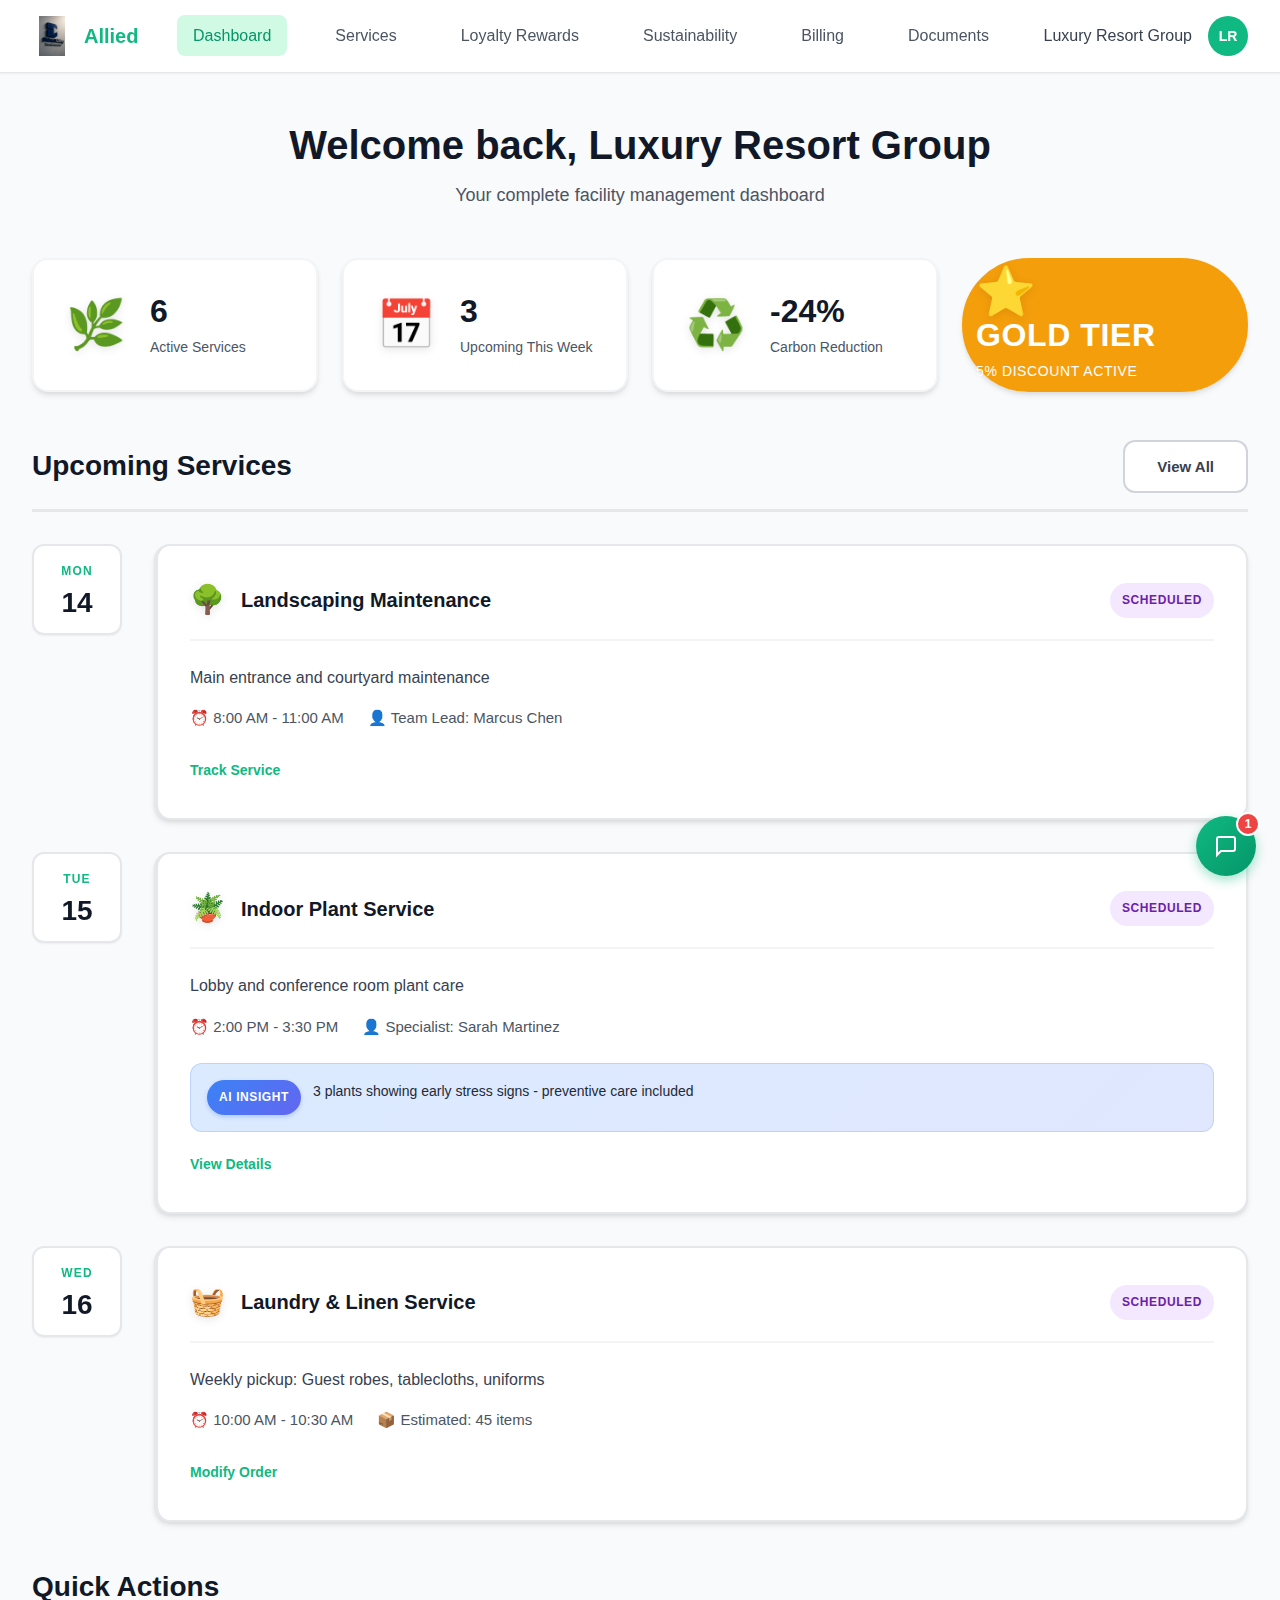
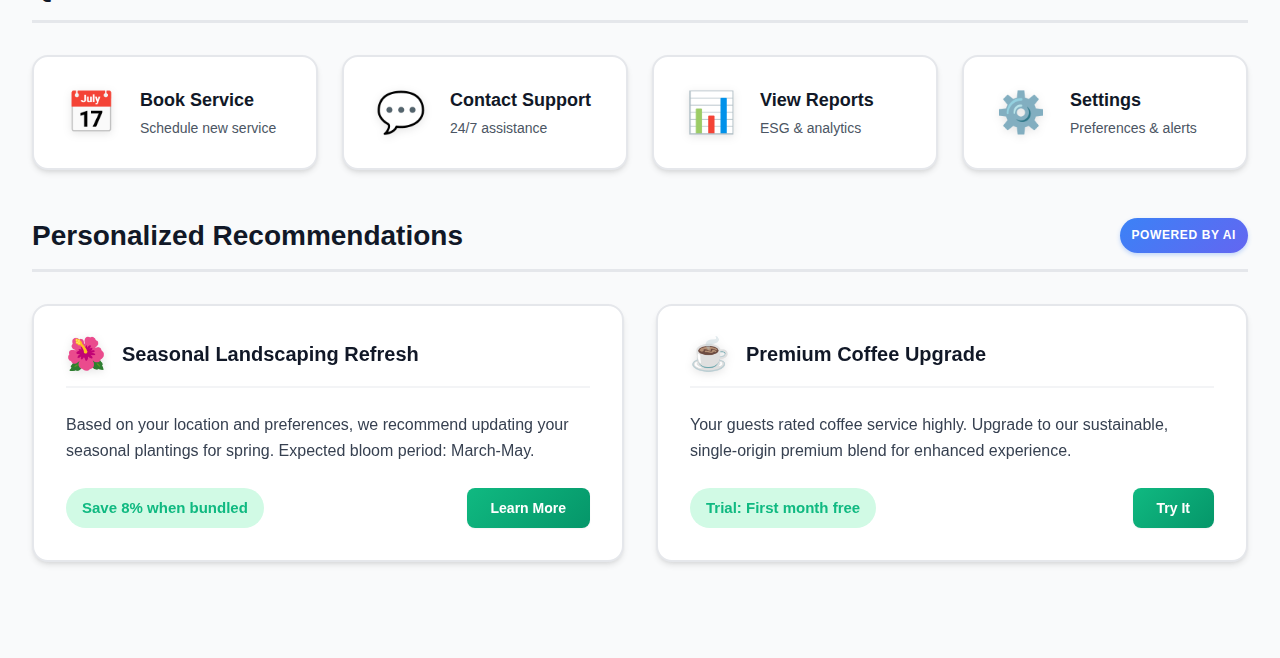
<file: index.html>
<!DOCTYPE html>
<html lang="en">
<head>
    <meta charset="UTF-8">
    <meta name="viewport" content="width=device-width, initial-scale=1.0">
    <title>Allied - Customer Portal</title>
    <link rel="stylesheet" href="styles.css">
</head>
<body>
    <!-- Navigation -->
    <nav class="navbar">
        <div class="nav-container">
            <div class="nav-brand">
                <img src="logo.jpg" alt="Allied Logo" class="logo-image">
                <span class="logo-text">Allied</span>
            </div>
            <ul class="nav-menu">
                <li><a href="#" class="nav-link active" data-page="dashboard">Dashboard</a></li>
                <li><a href="#" class="nav-link" data-page="services">Services</a></li>
                <li><a href="#" class="nav-link" data-page="loyalty">Loyalty Rewards</a></li>
                <li><a href="#" class="nav-link" data-page="sustainability">Sustainability</a></li>
                <li><a href="#" class="nav-link" data-page="billing">Billing</a></li>
                <li><a href="#" class="nav-link" data-page="documents">Documents</a></li>
            </ul>
            <div class="nav-user">
                <span class="user-name">Luxury Resort Group</span>
                <div class="user-avatar">LR</div>
            </div>
            <button class="mobile-menu-toggle" id="mobileMenuToggle" aria-label="Toggle navigation menu">
                <span></span>
                <span></span>
                <span></span>
            </button>
        </div>
    </nav>

    <!-- Main Content -->
    <main class="main-content">
        <!-- Dashboard Page -->
        <div id="dashboard" class="page active">
            <!-- Hero Section -->
            <section class="hero">
                <div class="hero-content">
                    <h1>Welcome back, Luxury Resort Group</h1>
                    <p class="hero-subtitle">Your complete facility management dashboard</p>
                </div>
                <div class="hero-stats">
                    <div class="stat-card">
                        <div class="stat-icon">🌿</div>
                        <div class="stat-info">
                            <div class="stat-value">6</div>
                            <div class="stat-label">Active Services</div>
                        </div>
                    </div>
                    <div class="stat-card">
                        <div class="stat-icon">📅</div>
                        <div class="stat-info">
                            <div class="stat-value">3</div>
                            <div class="stat-label">Upcoming This Week</div>
                        </div>
                    </div>
                    <div class="stat-card">
                        <div class="stat-icon">♻️</div>
                        <div class="stat-info">
                            <div class="stat-value">-24%</div>
                            <div class="stat-label">Carbon Reduction</div>
                        </div>
                    </div>
                    <div class="stat-card tier-badge">
                        <div class="stat-icon">⭐</div>
                        <div class="stat-info">
                            <div class="stat-value">Gold Tier</div>
                            <div class="stat-label">5% Discount Active</div>
                        </div>
                    </div>
                </div>
            </section>

            <!-- Upcoming Services -->
            <section class="section">
                <div class="section-header">
                    <h2>Upcoming Services</h2>
                    <button class="btn-secondary" onclick="showPage('services')">View All</button>
                </div>
                <div class="service-timeline">
                    <div class="timeline-item">
                        <div class="timeline-date">
                            <div class="date-day">MON</div>
                            <div class="date-num">14</div>
                        </div>
                        <div class="timeline-card">
                            <div class="service-header">
                                <div class="service-title">
                                    <span class="service-icon">🌳</span>
                                    <span>Landscaping Maintenance</span>
                                </div>
                                <span class="status-badge status-scheduled">Scheduled</span>
                            </div>
                            <div class="service-details">
                                <p>Main entrance and courtyard maintenance</p>
                                <div class="service-meta">
                                    <span>⏰ 8:00 AM - 11:00 AM</span>
                                    <span>👤 Team Lead: Marcus Chen</span>
                                </div>
                            </div>
                            <button class="btn-link">Track Service</button>
                        </div>
                    </div>

                    <div class="timeline-item">
                        <div class="timeline-date">
                            <div class="date-day">TUE</div>
                            <div class="date-num">15</div>
                        </div>
                        <div class="timeline-card">
                            <div class="service-header">
                                <div class="service-title">
                                    <span class="service-icon">🪴</span>
                                    <span>Indoor Plant Service</span>
                                </div>
                                <span class="status-badge status-scheduled">Scheduled</span>
                            </div>
                            <div class="service-details">
                                <p>Lobby and conference room plant care</p>
                                <div class="service-meta">
                                    <span>⏰ 2:00 PM - 3:30 PM</span>
                                    <span>👤 Specialist: Sarah Martinez</span>
                                </div>
                            </div>
                            <div class="ai-insight">
                                <span class="ai-badge">AI Insight</span>
                                <p>3 plants showing early stress signs - preventive care included</p>
                            </div>
                            <button class="btn-link">View Details</button>
                        </div>
                    </div>

                    <div class="timeline-item">
                        <div class="timeline-date">
                            <div class="date-day">WED</div>
                            <div class="date-num">16</div>
                        </div>
                        <div class="timeline-card">
                            <div class="service-header">
                                <div class="service-title">
                                    <span class="service-icon">🧺</span>
                                    <span>Laundry & Linen Service</span>
                                </div>
                                <span class="status-badge status-scheduled">Scheduled</span>
                            </div>
                            <div class="service-details">
                                <p>Weekly pickup: Guest robes, tablecloths, uniforms</p>
                                <div class="service-meta">
                                    <span>⏰ 10:00 AM - 10:30 AM</span>
                                    <span>📦 Estimated: 45 items</span>
                                </div>
                            </div>
                            <button class="btn-link">Modify Order</button>
                        </div>
                    </div>
                </div>
            </section>

            <!-- Quick Actions -->
            <section class="section">
                <div class="section-header">
                    <h2>Quick Actions</h2>
                </div>
                <div class="quick-actions">
                    <button class="action-card" onclick="showPage('services')">
                        <div class="action-icon">📅</div>
                        <div class="action-text">
                            <div class="action-title">Book Service</div>
                            <div class="action-subtitle">Schedule new service</div>
                        </div>
                    </button>
                    <button class="action-card">
                        <div class="action-icon">💬</div>
                        <div class="action-text">
                            <div class="action-title">Contact Support</div>
                            <div class="action-subtitle">24/7 assistance</div>
                        </div>
                    </button>
                    <button class="action-card" onclick="showPage('sustainability')">
                        <div class="action-icon">📊</div>
                        <div class="action-text">
                            <div class="action-title">View Reports</div>
                            <div class="action-subtitle">ESG & analytics</div>
                        </div>
                    </button>
                    <button class="action-card">
                        <div class="action-icon">⚙️</div>
                        <div class="action-text">
                            <div class="action-title">Settings</div>
                            <div class="action-subtitle">Preferences & alerts</div>
                        </div>
                    </button>
                </div>
            </section>

            <!-- AI Recommendations -->
            <section class="section">
                <div class="section-header">
                    <h2>Personalized Recommendations</h2>
                    <span class="ai-badge">Powered by AI</span>
                </div>
                <div class="recommendations">
                    <div class="recommendation-card">
                        <div class="recommendation-header">
                            <span class="recommendation-icon">🌺</span>
                            <h3>Seasonal Landscaping Refresh</h3>
                        </div>
                        <p>Based on your location and preferences, we recommend updating your seasonal plantings for spring. Expected bloom period: March-May.</p>
                        <div class="recommendation-footer">
                            <span class="recommendation-savings">Save 8% when bundled</span>
                            <button class="btn-primary-sm">Learn More</button>
                        </div>
                    </div>
                    <div class="recommendation-card">
                        <div class="recommendation-header">
                            <span class="recommendation-icon">☕</span>
                            <h3>Premium Coffee Upgrade</h3>
                        </div>
                        <p>Your guests rated coffee service highly. Upgrade to our sustainable, single-origin premium blend for enhanced experience.</p>
                        <div class="recommendation-footer">
                            <span class="recommendation-savings">Trial: First month free</span>
                            <button class="btn-primary-sm">Try It</button>
                        </div>
                    </div>
                </div>
            </section>
        </div>

        <!-- Services Page -->
        <div id="services" class="page">
            <section class="page-header">
                <h1>Service Management</h1>
                <p>Book, manage, and track all your Allied services</p>
            </section>

            <!-- Service Categories -->
            <section class="section">
                <div class="service-grid">
                    <div class="service-card">
                        <div class="service-card-header">
                            <span class="service-card-icon">🌳</span>
                            <div class="service-card-title-wrapper">
                                <h3>Landscaping</h3>
                                <span class="status-badge status-active">Active</span>
                            </div>
                        </div>
                        <p class="service-description">Professional landscaping design and maintenance for your property</p>
                        <div class="service-stats">
                            <div class="service-stat">
                                <span class="stat-label">Next Service</span>
                                <span class="stat-value">Oct 14, 8:00 AM</span>
                            </div>
                            <div class="service-stat">
                                <span class="stat-label">Frequency</span>
                                <span class="stat-value">Weekly</span>
                            </div>
                        </div>
                        <div class="service-actions">
                            <button class="btn-secondary-sm">Schedule</button>
                            <button class="btn-link">View History</button>
                        </div>
                    </div>

                    <div class="service-card">
                        <div class="service-card-header">
                            <span class="service-card-icon">🪴</span>
                            <div class="service-card-title-wrapper">
                                <h3>Indoor Plants</h3>
                                <span class="status-badge status-active">Active</span>
                            </div>
                        </div>
                        <p class="service-description">Biophilic design and maintenance for healthier indoor environments</p>
                        <div class="service-stats">
                            <div class="service-stat">
                                <span class="stat-label">Next Service</span>
                                <span class="stat-value">Oct 15, 2:00 PM</span>
                            </div>
                            <div class="service-stat">
                                <span class="stat-label">Plants Monitored</span>
                                <span class="stat-value">47 units</span>
                            </div>
                        </div>
                        <div class="ai-insight">
                            <span class="ai-badge-sm">AI</span>
                            <p>3 plants need attention - auto-scheduled</p>
                        </div>
                        <div class="service-actions">
                            <button class="btn-secondary-sm">Manage</button>
                            <button class="btn-link">Plant Health</button>
                        </div>
                    </div>

                    <div class="service-card">
                        <div class="service-card-header">
                            <span class="service-card-icon">☕</span>
                            <div class="service-card-title-wrapper">
                                <h3>Coffee & Water</h3>
                                <span class="status-badge status-active">Active</span>
                            </div>
                        </div>
                        <p class="service-description">Premium coffee and water solutions with sustainability focus</p>
                        <div class="service-stats">
                            <div class="service-stat">
                                <span class="stat-label">Auto-Replenish</span>
                                <span class="stat-value">Enabled</span>
                            </div>
                            <div class="service-stat">
                                <span class="stat-label">Monthly Usage</span>
                                <span class="stat-value">280 cups</span>
                            </div>
                        </div>
                        <div class="service-actions">
                            <button class="btn-secondary-sm">Reorder</button>
                            <button class="btn-link">Settings</button>
                        </div>
                    </div>

                    <div class="service-card">
                        <div class="service-card-header">
                            <span class="service-card-icon">🧴</span>
                            <div class="service-card-title-wrapper">
                                <h3>Hotel Amenities</h3>
                                <span class="status-badge status-active">Active</span>
                            </div>
                        </div>
                        <p class="service-description">Custom branded amenities with eco-friendly packaging</p>
                        <div class="service-stats">
                            <div class="service-stat">
                                <span class="stat-label">Custom Brand</span>
                                <span class="stat-value">Resort Premium Line</span>
                            </div>
                            <div class="service-stat">
                                <span class="stat-label">Next Delivery</span>
                                <span class="stat-value">Oct 20</span>
                            </div>
                        </div>
                        <div class="service-actions">
                            <button class="btn-secondary-sm">Order</button>
                            <button class="btn-link">Customize</button>
                        </div>
                    </div>

                    <div class="service-card">
                        <div class="service-card-header">
                            <span class="service-card-icon">🧺</span>
                            <div class="service-card-title-wrapper">
                                <h3>Laundry Service</h3>
                                <span class="status-badge status-active">Active</span>
                            </div>
                        </div>
                        <p class="service-description">Commercial laundry with eco-friendly cleaning processes</p>
                        <div class="service-stats">
                            <div class="service-stat">
                                <span class="stat-label">Next Pickup</span>
                                <span class="stat-value">Oct 16, 10:00 AM</span>
                            </div>
                            <div class="service-stat">
                                <span class="stat-label">Weekly Average</span>
                                <span class="stat-value">45 items</span>
                            </div>
                        </div>
                        <div class="service-actions">
                            <button class="btn-secondary-sm">Schedule Pickup</button>
                            <button class="btn-link">Track Order</button>
                        </div>
                    </div>

                    <div class="service-card">
                        <div class="service-card-header">
                            <span class="service-card-icon">👔</span>
                            <div class="service-card-title-wrapper">
                                <h3>Garment Rental</h3>
                                <span class="status-badge status-active">Active</span>
                            </div>
                        </div>
                        <p class="service-description">Uniform and event garment rental with maintenance</p>
                        <div class="service-stats">
                            <div class="service-stat">
                                <span class="stat-label">Active Rentals</span>
                                <span class="stat-value">32 uniforms</span>
                            </div>
                            <div class="service-stat">
                                <span class="stat-label">Rotation</span>
                                <span class="stat-value">Bi-weekly</span>
                            </div>
                        </div>
                        <div class="service-actions">
                            <button class="btn-secondary-sm">Manage Inventory</button>
                            <button class="btn-link">Size Guide</button>
                        </div>
                    </div>
                </div>
            </section>

            <!-- Bundle Upgrade CTA -->
            <section class="section">
                <div class="upgrade-banner">
                    <div class="upgrade-content">
                        <h3>🌟 You're on Gold Tier (5% discount)</h3>
                        <p>You're using 6 services and saving significantly. Refer a colleague to earn additional rewards!</p>
                    </div>
                    <button class="btn-primary">Refer & Earn</button>
                </div>
            </section>
        </div>

        <!-- Loyalty Rewards Page -->
        <div id="loyalty" class="page">
            <section class="page-header">
                <h1>Loyalty Rewards Program</h1>
                <p>Your rewards dashboard - track points, savings, and exclusive benefits</p>
            </section>

            <!-- Loyalty Tier Status -->
            <section class="section">
                <div class="loyalty-hero">
                    <div class="tier-showcase">
                        <div class="current-tier gold">
                            <div class="tier-icon">
                                <svg viewBox="0 0 100 100" class="tier-badge-icon">
                                    <circle cx="50" cy="50" r="45" fill="#f59e0b"/>
                                    <text x="50" y="60" text-anchor="middle" fill="white" font-size="24" font-weight="bold">GOLD</text>
                                </svg>
                            </div>
                            <h2>Gold Tier Member</h2>
                            <p class="tier-benefit">Currently enjoying 5% discount on all services</p>
                        </div>
                        <div class="tier-progress-container">
                            <div class="tier-labels">
                                <span class="tier-label bronze">Bronze (2 services)</span>
                                <span class="tier-label silver">Silver (3 services)</span>
                                <span class="tier-label gold active">Gold (4 services)</span>
                                <span class="tier-label platinum">Platinum (All 6 services)</span>
                            </div>
                            <div class="tier-progress-bar">
                                <div class="tier-progress-fill" style="width: 75%;"></div>
                                <div class="tier-milestone" style="left: 25%;"></div>
                                <div class="tier-milestone" style="left: 50%;"></div>
                                <div class="tier-milestone active" style="left: 75%;"></div>
                                <div class="tier-milestone" style="left: 100%;"></div>
                            </div>
                            <p class="tier-next-level">Add 2 more services to reach Platinum Tier (8% discount)</p>
                        </div>
                    </div>
                </div>
            </section>

            <!-- Rewards Summary Cards -->
            <section class="section">
                <h2>Your Rewards Summary</h2>
                <div class="rewards-grid">
                    <div class="reward-card primary">
                        <div class="reward-icon">💰</div>
                        <div class="reward-data">
                            <div class="reward-value">R18,245</div>
                            <div class="reward-label">Total Savings This Year</div>
                            <div class="reward-detail">From Gold Tier 5% discount</div>
                        </div>
                    </div>
                    <div class="reward-card">
                        <div class="reward-icon">🎁</div>
                        <div class="reward-data">
                            <div class="reward-value">2,450</div>
                            <div class="reward-label">Reward Points Available</div>
                            <div class="reward-detail">R245 redemption value</div>
                        </div>
                    </div>
                    <div class="reward-card">
                        <div class="reward-icon">🏆</div>
                        <div class="reward-data">
                            <div class="reward-value">Gold</div>
                            <div class="reward-label">Member Since</div>
                            <div class="reward-detail">January 2023 (33 months)</div>
                        </div>
                    </div>
                    <div class="reward-card">
                        <div class="reward-icon">📈</div>
                        <div class="reward-data">
                            <div class="reward-value">6/6</div>
                            <div class="reward-label">Services Contracted</div>
                            <div class="reward-detail">Upgrade to Platinum available!</div>
                        </div>
                    </div>
                </div>
            </section>

            <!-- Bundled Services Tracker -->
            <section class="section">
                <div class="section-header">
                    <h2>Your Allied Services Bundle</h2>
                    <span class="bundle-badge">Facility Wellness Pack</span>
                </div>
                <div class="bundle-visualization">
                    <div class="bundle-services">
                        <div class="bundle-service active">
                            <div class="bundle-service-icon">🌳</div>
                            <h3>Landscaping</h3>
                            <p>Weekly maintenance</p>
                            <span class="status-badge status-active">Active</span>
                        </div>
                        <div class="bundle-service active">
                            <div class="bundle-service-icon">🪴</div>
                            <h3>Indoor Plants</h3>
                            <p>Biweekly care</p>
                            <span class="status-badge status-active">Active</span>
                        </div>
                        <div class="bundle-service active">
                            <div class="bundle-service-icon">☕</div>
                            <h3>Coffee & Water</h3>
                            <p>Auto-replenish</p>
                            <span class="status-badge status-active">Active</span>
                        </div>
                        <div class="bundle-service active">
                            <div class="bundle-service-icon">🧴</div>
                            <h3>Hotel Amenities</h3>
                            <p>Monthly delivery</p>
                            <span class="status-badge status-active">Active</span>
                        </div>
                        <div class="bundle-service active">
                            <div class="bundle-service-icon">🧺</div>
                            <h3>Laundry Service</h3>
                            <p>Weekly pickup</p>
                            <span class="status-badge status-active">Active</span>
                        </div>
                        <div class="bundle-service active">
                            <div class="bundle-service-icon">👔</div>
                            <h3>Garment Rental</h3>
                            <p>32 uniforms</p>
                            <span class="status-badge status-active">Active</span>
                        </div>
                    </div>
                    <div class="bundle-benefits">
                        <h3>Your Bundle Benefits</h3>
                        <ul class="benefits-list">
                            <li>✓ Single consolidated invoice</li>
                            <li>✓ Priority scheduling across all services</li>
                            <li>✓ 5% discount on all services</li>
                            <li>✓ Dedicated account manager</li>
                            <li>✓ Quarterly Business Reviews</li>
                            <li>✓ Free ESG impact reports</li>
                        </ul>
                    </div>
                </div>
            </section>

            <!-- Gamified Tier Upgrade Incentive -->
            <section class="section">
                <div class="upgrade-incentive-card">
                    <div class="incentive-header">
                        <h2>Unlock Platinum Tier Benefits</h2>
                        <span class="upgrade-tag">UPGRADE AVAILABLE</span>
                    </div>
                    <div class="incentive-content">
                        <div class="incentive-left">
                            <h3>You're Already Using All 6 Services!</h3>
                            <p>We've noticed your exceptional partnership with Allied. As a valued client using our complete service portfolio, you qualify for our exclusive Platinum Tier upgrade.</p>
                            <div class="platinum-benefits">
                                <h4>Platinum Tier Benefits:</h4>
                                <div class="benefit-grid">
                                    <div class="benefit-item">
                                        <span class="benefit-icon">💎</span>
                                        <span>8% discount (upgrade from 5%)</span>
                                    </div>
                                    <div class="benefit-item">
                                        <span class="benefit-icon">🎟️</span>
                                        <span>VIP event invitations</span>
                                    </div>
                                    <div class="benefit-item">
                                        <span class="benefit-icon">🚀</span>
                                        <span>Priority access to new services</span>
                                    </div>
                                    <div class="benefit-item">
                                        <span class="benefit-icon">📊</span>
                                        <span>Co-branded case studies</span>
                                    </div>
                                    <div class="benefit-item">
                                        <span class="benefit-icon">🤝</span>
                                        <span>Strategic Partner status</span>
                                    </div>
                                    <div class="benefit-item">
                                        <span class="benefit-icon">🎁</span>
                                        <span>Complimentary service credits quarterly</span>
                                    </div>
                                </div>
                            </div>
                        </div>
                        <div class="incentive-right">
                            <div class="savings-calculator">
                                <h4>Your Potential Savings</h4>
                                <div class="savings-breakdown">
                                    <div class="savings-row">
                                        <span>Current Gold Tier (5%):</span>
                                        <span class="savings-amount">R422/month</span>
                                    </div>
                                    <div class="savings-row platinum-highlight">
                                        <span>Platinum Tier (8%):</span>
                                        <span class="savings-amount">R676/month</span>
                                    </div>
                                    <div class="savings-row total">
                                        <span>Additional Savings:</span>
                                        <span class="savings-amount">+R254/month</span>
                                    </div>
                                    <div class="savings-annual">
                                        <span>Annual Benefit:</span>
                                        <span class="savings-amount-large">R3,048</span>
                                    </div>
                                </div>
                                <button class="btn-primary">Request Platinum Upgrade</button>
                            </div>
                        </div>
                    </div>
                </div>
            </section>

            <!-- Available Rewards -->
            <section class="section">
                <div class="section-header">
                    <h2>Redeem Your Rewards</h2>
                    <p class="section-subtitle">You have 2,450 points ($245 value) available</p>
                </div>
                <div class="rewards-catalog">
                    <div class="reward-item">
                        <div class="reward-item-icon">☕</div>
                        <h3>Free Coffee Supply</h3>
                        <p>One month of premium coffee (200 cups)</p>
                        <div class="reward-cost">500 points</div>
                        <button class="btn-secondary-sm">Redeem</button>
                    </div>
                    <div class="reward-item">
                        <div class="reward-item-icon">🌳</div>
                        <h3>Complimentary Landscaping Visit</h3>
                        <p>Full landscaping service and maintenance</p>
                        <div class="reward-cost">800 points</div>
                        <button class="btn-secondary-sm">Redeem</button>
                    </div>
                    <div class="reward-item">
                        <div class="reward-item-icon">🪴</div>
                        <h3>Plant Refresh Package</h3>
                        <p>Upgrade 5 indoor plants to premium varieties</p>
                        <div class="reward-cost">600 points</div>
                        <button class="btn-secondary-sm">Redeem</button>
                    </div>
                    <div class="reward-item">
                        <div class="reward-item-icon">💰</div>
                        <h3>Service Credit</h3>
                        <p>R100 credit towards any service</p>
                        <div class="reward-cost">1,000 points</div>
                        <button class="btn-secondary-sm">Redeem</button>
                    </div>
                    <div class="reward-item featured">
                        <div class="reward-item-icon">🎟️</div>
                        <h3>ESG Workshop Invitation</h3>
                        <p>Exclusive sustainability networking event</p>
                        <div class="reward-cost">1,500 points</div>
                        <button class="btn-primary-sm">Redeem</button>
                    </div>
                    <div class="reward-item">
                        <div class="reward-item-icon">📊</div>
                        <h3>Custom Analytics Report</h3>
                        <p>Deep-dive analysis of your facility operations</p>
                        <div class="reward-cost">1,200 points</div>
                        <button class="btn-secondary-sm">Redeem</button>
                    </div>
                </div>
            </section>

            <!-- Earning History -->
            <section class="section">
                <div class="section-header">
                    <h2>Recent Rewards Activity</h2>
                    <button class="btn-secondary">View Full History</button>
                </div>
                <div class="rewards-history">
                    <div class="history-item earned">
                        <div class="history-icon">+</div>
                        <div class="history-details">
                            <h4>Monthly Service Bonus</h4>
                            <p>October 2025 - All 6 services active</p>
                        </div>
                        <div class="history-points">+450 points</div>
                        <div class="history-date">Oct 1, 2025</div>
                    </div>
                    <div class="history-item earned">
                        <div class="history-icon">+</div>
                        <div class="history-details">
                            <h4>Referral Bonus</h4>
                            <p>Peninsula Resort signed up</p>
                        </div>
                        <div class="history-points">+1,000 points</div>
                        <div class="history-date">Sep 15, 2025</div>
                    </div>
                    <div class="history-item redeemed">
                        <div class="history-icon">-</div>
                        <div class="history-details">
                            <h4>Redeemed: Free Coffee Supply</h4>
                            <p>Premium blend for August</p>
                        </div>
                        <div class="history-points">-500 points</div>
                        <div class="history-date">Aug 5, 2025</div>
                    </div>
                    <div class="history-item earned">
                        <div class="history-icon">+</div>
                        <div class="history-details">
                            <h4>Milestone Achievement</h4>
                            <p>2 year partnership anniversary</p>
                        </div>
                        <div class="history-points">+500 points</div>
                        <div class="history-date">Jul 1, 2025</div>
                    </div>
                </div>
            </section>

            <!-- Referral Program -->
            <section class="section">
                <div class="referral-program-card">
                    <div class="referral-content">
                        <h2>Refer a Business & Earn Rewards</h2>
                        <p>Share the Allied experience with colleagues and earn 1,000 reward points for each successful referral.</p>
                        <div class="referral-stats">
                            <div class="referral-stat">
                                <div class="referral-stat-value">3</div>
                                <div class="referral-stat-label">Successful Referrals</div>
                            </div>
                            <div class="referral-stat">
                                <div class="referral-stat-value">3,000</div>
                                <div class="referral-stat-label">Points Earned</div>
                            </div>
                        </div>
                    </div>
                    <div class="referral-action">
                        <input type="text" class="referral-link" value="https://allied.com/ref/LRG2023" readonly>
                        <button class="btn-primary">Copy Link</button>
                        <button class="btn-secondary">Share via Email</button>
                    </div>
                </div>
            </section>
        </div>

        <!-- Sustainability Page -->
        <div id="sustainability" class="page">
            <section class="page-header">
                <h1>Sustainability Dashboard</h1>
                <p>Track your environmental impact and ESG metrics</p>
            </section>

            <!-- Impact Summary -->
            <section class="section">
                <div class="impact-cards">
                    <div class="impact-card primary">
                        <div class="impact-icon">🌍</div>
                        <div class="impact-data">
                            <div class="impact-value">-24%</div>
                            <div class="impact-label">Carbon Footprint Reduction</div>
                            <div class="impact-detail">vs. previous year baseline</div>
                        </div>
                    </div>
                    <div class="impact-card">
                        <div class="impact-icon">💧</div>
                        <div class="impact-data">
                            <div class="impact-value">12,450</div>
                            <div class="impact-label">Gallons Water Saved</div>
                            <div class="impact-detail">Smart irrigation + recycling</div>
                        </div>
                    </div>
                    <div class="impact-card">
                        <div class="impact-icon">♻️</div>
                        <div class="impact-data">
                            <div class="impact-value">89%</div>
                            <div class="impact-label">Waste Diverted</div>
                            <div class="impact-detail">From landfill to composting</div>
                        </div>
                    </div>
                    <div class="impact-card">
                        <div class="impact-icon">⚡</div>
                        <div class="impact-data">
                            <div class="impact-value">100%</div>
                            <div class="impact-label">Renewable Energy</div>
                            <div class="impact-detail">All services powered by clean energy</div>
                        </div>
                    </div>
                </div>
            </section>

            <!-- Carbon Tracker -->
            <section class="section">
                <div class="section-header">
                    <h2>Monthly Carbon Emissions</h2>
                    <select class="filter-select">
                        <option>Last 6 Months</option>
                        <option>Last Year</option>
                        <option>All Time</option>
                    </select>
                </div>
                <div class="chart-container">
                    <canvas id="carbonChart"></canvas>
                </div>
                <div class="chart-legend">
                    <div class="legend-item">
                        <span class="legend-color" style="background: #10b981;"></span>
                        <span>Current Year (Optimized Routes)</span>
                    </div>
                    <div class="legend-item">
                        <span class="legend-color" style="background: #94a3b8;"></span>
                        <span>Previous Year (Baseline)</span>
                    </div>
                </div>
            </section>

            <!-- Sustainability Initiatives -->
            <section class="section">
                <div class="section-header">
                    <h2>Active Sustainability Initiatives</h2>
                </div>
                <div class="initiatives-grid">
                    <div class="initiative-card">
                        <div class="initiative-header">
                            <span class="initiative-icon">🚛</span>
                            <h3>Optimized Delivery Routes</h3>
                        </div>
                        <div class="initiative-progress">
                            <div class="progress-bar">
                                <div class="progress-fill" style="width: 92%"></div>
                            </div>
                            <span class="progress-label">92% efficiency gain</span>
                        </div>
                        <p class="initiative-impact">Reduced 450 kg CO₂ this month by consolidating service visits</p>
                    </div>

                    <div class="initiative-card">
                        <div class="initiative-header">
                            <span class="initiative-icon">🌱</span>
                            <h3>Organic Waste Composting</h3>
                        </div>
                        <div class="initiative-progress">
                            <div class="progress-bar">
                                <div class="progress-fill" style="width: 89%"></div>
                            </div>
                            <span class="progress-label">89% waste diverted</span>
                        </div>
                        <p class="initiative-impact">285 kg of landscape waste converted to nutrient-rich compost</p>
                    </div>

                    <div class="initiative-card">
                        <div class="initiative-header">
                            <span class="initiative-icon">💧</span>
                            <h3>Smart Water Management</h3>
                        </div>
                        <div class="initiative-progress">
                            <div class="progress-bar">
                                <div class="progress-fill" style="width: 78%"></div>
                            </div>
                            <span class="progress-label">78% water reduction</span>
                        </div>
                        <p class="initiative-impact">IoT sensors optimize irrigation timing based on soil moisture</p>
                    </div>

                    <div class="initiative-card">
                        <div class="initiative-header">
                            <span class="initiative-icon">🌿</span>
                            <h3>Native Plant Program</h3>
                        </div>
                        <div class="initiative-progress">
                            <div class="progress-bar">
                                <div class="progress-fill" style="width: 65%"></div>
                            </div>
                            <span class="progress-label">65% native species</span>
                        </div>
                        <p class="initiative-impact">Reduced maintenance needs and supports local biodiversity</p>
                    </div>
                </div>
            </section>

            <!-- ESG Report Download -->
            <section class="section">
                <div class="report-banner">
                    <div class="report-content">
                        <h3>📄 Monthly ESG Report Available</h3>
                        <p>Comprehensive sustainability metrics ready for your stakeholders and investors</p>
                    </div>
                    <div class="report-actions">
                        <button class="btn-secondary">Preview Report</button>
                        <button class="btn-primary">Download PDF</button>
                    </div>
                </div>
            </section>

            <!-- Sustainability Improvement Opportunities (Client View) -->
            <section class="section">
                <div class="section-header">
                    <h2>Our Partnership Sustainability Goals</h2>
                    <p class="section-subtitle">Together we're driving environmental excellence</p>
                </div>

                <div class="client-sustainability-goals">
                    <!-- Water Conservation Together -->
                    <div class="client-goal-card environmental">
                        <div class="goal-header">
                            <div class="goal-icon">💧</div>
                            <h3>Water Conservation Program</h3>
                            <span class="goal-impact">Savings: 45,200 L/month</span>
                        </div>
                        <p class="goal-description">Our partnership includes use of non-potable water for your landscaping irrigation and facility cleaning, reducing potable water consumption by 78%.</p>
                        <div class="goal-yourimpact">
                            <strong>Your Impact:</strong> By participating in this program, you're contributing to regional water conservation efforts and reducing your facility's environmental footprint.
                        </div>
                    </div>

                    <!-- Waste Reduction & Recycling -->
                    <div class="client-goal-card environmental">
                        <div class="goal-header">
                            <div class="goal-icon">♻️</div>
                            <h3>Comprehensive Recycling Initiative</h3>
                            <span class="goal-impact">Waste Diverted: 850 kg/month</span>
                        </div>
                        <p class="goal-description">We recycle all bottles, hangers, and garments from your facility in partnership with local schools for educational and fundraising projects.</p>
                        <div class="goal-yourimpact">
                            <strong>Your Impact:</strong> Your participation supports community education programs and diverts significant waste from landfills.
                        </div>
                    </div>

                    <!-- Digital Sustainability Platform -->
                    <div class="client-goal-card operational">
                        <div class="goal-header">
                            <div class="goal-icon">📱</div>
                            <h3>Paperless Operations</h3>
                            <span class="goal-impact">Paper Saved: 95% reduction</span>
                        </div>
                        <p class="goal-description">All your service reports, invoices, and sustainability metrics are delivered digitally through our platform, eliminating paper waste.</p>
                        <div class="goal-yourimpact">
                            <strong>Your Impact:</strong> You're part of our initiative that has digitized over 1,240 reports this year.
                        </div>
                    </div>

                    <!-- Community Engagement -->
                    <div class="client-goal-card social">
                        <div class="goal-header">
                            <div class="goal-icon">🌱</div>
                            <h3>Community Partnership Programs</h3>
                            <span class="goal-impact">Supporting 4 local schools</span>
                        </div>
                        <p class="goal-description">Your recycling contributions support agricultural school programs and greenhouse projects that train students in sustainable horticulture.</p>
                        <div class="goal-yourimpact">
                            <strong>Your Impact:</strong> Skills development for local youth and promotion of sustainable practices in your community.
                        </div>
                    </div>
                </div>
            </section>

            <!-- Client Participation Opportunities -->
            <section class="section">
                <div class="section-header">
                    <h2>Get More Involved</h2>
                    <p class="section-subtitle">Additional ways to enhance sustainability impact</p>
                </div>

                <div class="participation-opportunities">
                    <div class="participation-card">
                        <div class="participation-icon">🎓</div>
                        <h3>Sustainability Workshops</h3>
                        <p>Invite your team to attend our quarterly sustainability workshops on water conservation, energy efficiency, and waste reduction.</p>
                        <div class="participation-details">
                            <span class="participation-stat">Next Workshop: Nov 15, 2025</span>
                            <span class="participation-stat">145 participants this year</span>
                        </div>
                        <button class="btn-primary-sm">Register Your Team</button>
                    </div>

                    <div class="participation-card">
                        <div class="participation-icon">🏆</div>
                        <h3>Sustainability Champion Program</h3>
                        <p>Designate a sustainability champion at your facility to liaise with our Green Team and track progress on joint initiatives.</p>
                        <div class="participation-details">
                            <span class="participation-stat">4.7/5 satisfaction rating</span>
                            <span class="participation-stat">Quarterly recognition</span>
                        </div>
                        <button class="btn-primary-sm">Nominate Champion</button>
                    </div>

                    <div class="participation-card">
                        <div class="participation-icon">🎁</div>
                        <h3>Community Fundraising Partnership</h3>
                        <p>Participate in our school fundraising programs through enhanced recycling collection and donation matching.</p>
                        <div class="participation-details">
                            <span class="participation-stat">R3,200 raised this quarter</span>
                            <span class="participation-stat">4 partner schools</span>
                        </div>
                        <button class="btn-primary-sm">Learn More</button>
                    </div>
                </div>
            </section>

            <!-- Sustainability Certifications & Recognition -->
            <section class="section">
                <div class="certification-showcase">
                    <div class="certification-content">
                        <h2>Working Toward ISO 14001 Certification</h2>
                        <p>Our partnership contributes to Allied's pursuit of internationally recognized sustainability certifications. Your facility benefits from our commitment to validated environmental management standards.</p>
                        <div class="certification-benefits">
                            <div class="cert-benefit">
                                <span class="cert-icon">✓</span>
                                <span>Audited environmental practices</span>
                            </div>
                            <div class="cert-benefit">
                                <span class="cert-icon">✓</span>
                                <span>Third-party verification of sustainability claims</span>
                            </div>
                            <div class="cert-benefit">
                                <span class="cert-icon">✓</span>
                                <span>Enhanced credibility for your ESG reporting</span>
                            </div>
                        </div>
                    </div>
                    <div class="certification-timeline">
                        <h3>Certification Roadmap</h3>
                        <div class="timeline-steps">
                            <div class="timeline-step completed">
                                <span class="step-number">1</span>
                                <span class="step-label">KPI Framework</span>
                                <span class="step-status">✓ Completed</span>
                            </div>
                            <div class="timeline-step in-progress">
                                <span class="step-number">2</span>
                                <span class="step-label">Documentation</span>
                                <span class="step-status">72% Complete</span>
                            </div>
                            <div class="timeline-step pending">
                                <span class="step-number">3</span>
                                <span class="step-label">External Audit</span>
                                <span class="step-status">Scheduled: Mar 2026</span>
                            </div>
                        </div>
                    </div>
                </div>
            </section>
        </div>

        <!-- Billing Page -->
        <div id="billing" class="page">
            <section class="page-header">
                <h1>Billing & Payments</h1>
                <p>Manage invoices, payments, and subscription details</p>
            </section>

            <!-- Billing Summary -->
            <section class="section">
                <div class="billing-summary">
                    <div class="billing-card">
                        <h3>Current Month</h3>
                        <div class="billing-amount">R8,450</div>
                        <div class="billing-detail">October 2025</div>
                        <div class="billing-savings">Saved R497 with Gold Tier (5%)</div>
                    </div>
                    <div class="billing-card">
                        <h3>Next Payment Due</h3>
                        <div class="billing-amount">R3,200</div>
                        <div class="billing-detail">Due: October 31, 2025</div>
                        <button class="btn-primary">Pay Now</button>
                    </div>
                    <div class="billing-card">
                        <h3>Payment Method</h3>
                        <div class="payment-method">
                            <span class="card-icon">💳</span>
                            <span>Visa ending in 4242</span>
                        </div>
                        <button class="btn-link">Update Payment</button>
                    </div>
                </div>
            </section>

            <!-- Recent Invoices -->
            <section class="section">
                <div class="section-header">
                    <h2>Recent Invoices</h2>
                    <button class="btn-secondary">View All</button>
                </div>
                <div class="invoice-table">
                    <table>
                        <thead>
                            <tr>
                                <th>Invoice #</th>
                                <th>Date</th>
                                <th>Services</th>
                                <th>Amount</th>
                                <th>Status</th>
                                <th>Action</th>
                            </tr>
                        </thead>
                        <tbody>
                            <tr>
                                <td>#INV-2025-001</td>
                                <td>Sep 30, 2025</td>
                                <td>All Services (6)</td>
                                <td>R8,225</td>
                                <td><span class="status-badge status-paid">Paid</span></td>
                                <td><button class="btn-link">Download</button></td>
                            </tr>
                            <tr>
                                <td>#INV-2025-002</td>
                                <td>Aug 31, 2025</td>
                                <td>All Services (6)</td>
                                <td>R8,100</td>
                                <td><span class="status-badge status-paid">Paid</span></td>
                                <td><button class="btn-link">Download</button></td>
                            </tr>
                            <tr>
                                <td>#INV-2025-003</td>
                                <td>Jul 31, 2025</td>
                                <td>All Services (6)</td>
                                <td>R8,350</td>
                                <td><span class="status-badge status-paid">Paid</span></td>
                                <td><button class="btn-link">Download</button></td>
                            </tr>
                        </tbody>
                    </table>
                </div>
            </section>
        </div>

        <!-- Documents Page -->
        <div id="documents" class="page">
            <section class="page-header">
                <h1>Onboarding Documents</h1>
                <p>Upload and manage your compliance and certification documents</p>
            </section>

            <!-- Document Upload Summary -->
            <section class="section">
                <div class="document-summary">
                    <div class="document-stat-card">
                        <div class="stat-icon">📄</div>
                        <div class="stat-info">
                            <div class="stat-value">5</div>
                            <div class="stat-label">Total Documents</div>
                        </div>
                    </div>
                    <div class="document-stat-card">
                        <div class="stat-icon">✅</div>
                        <div class="stat-info">
                            <div class="stat-value">3</div>
                            <div class="stat-label">Valid Certificates</div>
                        </div>
                    </div>
                    <div class="document-stat-card warning">
                        <div class="stat-icon">⚠️</div>
                        <div class="stat-info">
                            <div class="stat-value">2</div>
                            <div class="stat-label">Expiring Soon</div>
                        </div>
                    </div>
                </div>
            </section>

            <!-- BEE Certificates Section -->
            <section class="section">
                <div class="section-header">
                    <h2>BEE Certificates</h2>
                    <p class="section-subtitle">Upload your B-BBEE verification certificates</p>
                </div>

                <div class="upload-container">
                    <div class="upload-area">
                        <input type="file" id="bee-cert-upload" accept=".pdf,.jpg,.jpeg,.png" multiple hidden>
                        <label for="bee-cert-upload" class="upload-label">
                            <div class="upload-icon">📤</div>
                            <h3>Upload BEE Certificate</h3>
                            <p>Click to browse or drag and drop files here</p>
                            <span class="upload-hint">Supported formats: PDF, JPG, PNG (Max 10MB)</span>
                        </label>
                    </div>
                </div>

                <!-- Uploaded BEE Documents List -->
                <div class="document-list">
                    <div class="document-item">
                        <div class="document-icon">📄</div>
                        <div class="document-info">
                            <h4>BEE Level 4 Certificate</h4>
                            <p>Uploaded: Jan 15, 2025 | Valid until: Jan 15, 2026</p>
                        </div>
                        <div class="document-status">
                            <span class="status-badge status-active">Valid</span>
                        </div>
                        <div class="document-actions">
                            <button class="btn-link">View</button>
                            <button class="btn-link">Download</button>
                            <button class="btn-link delete">Delete</button>
                        </div>
                    </div>

                    <div class="document-item">
                        <div class="document-icon">📄</div>
                        <div class="document-info">
                            <h4>BBBEE Verification Certificate 2024</h4>
                            <p>Uploaded: Dec 10, 2024 | Valid until: Dec 10, 2025</p>
                        </div>
                        <div class="document-status">
                            <span class="status-badge status-expiring">Expiring in 35 days</span>
                        </div>
                        <div class="document-actions">
                            <button class="btn-link">View</button>
                            <button class="btn-link">Download</button>
                            <button class="btn-link delete">Delete</button>
                        </div>
                    </div>
                </div>
            </section>

            <!-- Expiring Certificates Section -->
            <section class="section">
                <div class="section-header">
                    <h2>Certificates with Expiry Dates</h2>
                    <p class="section-subtitle">Track and manage time-sensitive certifications</p>
                </div>

                <div class="upload-container">
                    <div class="upload-area">
                        <input type="file" id="cert-upload" accept=".pdf,.jpg,.jpeg,.png" multiple hidden>
                        <label for="cert-upload" class="upload-label">
                            <div class="upload-icon">📤</div>
                            <h3>Upload Certificate</h3>
                            <p>Click to browse or drag and drop files here</p>
                            <span class="upload-hint">Supported formats: PDF, JPG, PNG (Max 10MB)</span>
                        </label>
                    </div>

                    <!-- Certificate Details Form -->
                    <div class="certificate-form">
                        <h3>Certificate Details</h3>
                        <div class="form-group">
                            <label>Certificate Name</label>
                            <input type="text" class="form-input" placeholder="e.g., ISO 9001 Certificate">
                        </div>
                        <div class="form-row">
                            <div class="form-group">
                                <label>Issue Date</label>
                                <input type="date" class="form-input">
                            </div>
                            <div class="form-group">
                                <label>Expiry Date</label>
                                <input type="date" class="form-input">
                            </div>
                        </div>
                        <div class="form-group">
                            <label>Certificate Type</label>
                            <select class="form-input">
                                <option>Select type...</option>
                                <option>Health & Safety</option>
                                <option>Quality Management</option>
                                <option>Environmental Compliance</option>
                                <option>Insurance</option>
                                <option>Tax Clearance</option>
                                <option>Other</option>
                            </select>
                        </div>
                        <div class="form-group">
                            <label>Notes (Optional)</label>
                            <textarea class="form-input" rows="3" placeholder="Add any additional information..."></textarea>
                        </div>
                        <button class="btn-primary">Save Certificate</button>
                    </div>
                </div>

                <!-- Expiring Documents List -->
                <div class="document-list">
                    <div class="document-item expiring">
                        <div class="document-icon">⚠️</div>
                        <div class="document-info">
                            <h4>Public Liability Insurance</h4>
                            <p>Expires: Nov 20, 2025 | 15 days remaining</p>
                            <span class="document-type">Insurance</span>
                        </div>
                        <div class="document-status">
                            <span class="status-badge status-expiring">Expiring Soon</span>
                        </div>
                        <div class="document-actions">
                            <button class="btn-link">View</button>
                            <button class="btn-link">Download</button>
                            <button class="btn-link">Renew</button>
                            <button class="btn-link delete">Delete</button>
                        </div>
                    </div>

                    <div class="document-item">
                        <div class="document-icon">📄</div>
                        <div class="document-info">
                            <h4>SARS Tax Clearance Certificate</h4>
                            <p>Expires: Mar 30, 2026 | 146 days remaining</p>
                            <span class="document-type">Tax Clearance</span>
                        </div>
                        <div class="document-status">
                            <span class="status-badge status-active">Valid</span>
                        </div>
                        <div class="document-actions">
                            <button class="btn-link">View</button>
                            <button class="btn-link">Download</button>
                            <button class="btn-link delete">Delete</button>
                        </div>
                    </div>

                    <div class="document-item">
                        <div class="document-icon">📄</div>
                        <div class="document-info">
                            <h4>Health & Safety Certificate</h4>
                            <p>Expires: Aug 12, 2026 | 281 days remaining</p>
                            <span class="document-type">Health & Safety</span>
                        </div>
                        <div class="document-status">
                            <span class="status-badge status-active">Valid</span>
                        </div>
                        <div class="document-actions">
                            <button class="btn-link">View</button>
                            <button class="btn-link">Download</button>
                            <button class="btn-link delete">Delete</button>
                        </div>
                    </div>
                </div>
            </section>

            <!-- Notification Settings -->
            <section class="section">
                <div class="notification-settings">
                    <div class="notification-header">
                        <h2>Expiry Notifications</h2>
                        <p class="section-subtitle">Get reminded before your certificates expire</p>
                    </div>
                    <div class="notification-options">
                        <div class="notification-option">
                            <input type="checkbox" id="notify-60" checked>
                            <label for="notify-60">Notify me 60 days before expiry</label>
                        </div>
                        <div class="notification-option">
                            <input type="checkbox" id="notify-30" checked>
                            <label for="notify-30">Notify me 30 days before expiry</label>
                        </div>
                        <div class="notification-option">
                            <input type="checkbox" id="notify-14" checked>
                            <label for="notify-14">Notify me 14 days before expiry</label>
                        </div>
                        <div class="notification-option">
                            <input type="checkbox" id="notify-email" checked>
                            <label for="notify-email">Send email notifications</label>
                        </div>
                    </div>
                    <button class="btn-secondary">Save Preferences</button>
                </div>
            </section>
        </div>
    </main>

    <!-- Customer Support Chatbot -->
    <div class="chatbot-container" id="customerChatbot">
        <div class="chatbot-header">
            <div class="chatbot-header-info">
                <div class="chatbot-avatar">💬</div>
                <div>
                    <h3>ALLY</h3>
                    <span class="chatbot-status">
                        <span class="status-dot"></span>
                        Online - We're here to help
                    </span>
                </div>
            </div>
            <div class="chatbot-header-actions">
                <button class="chatbot-minimize" id="minimizeCustomerChatbot" aria-label="Minimize chat">−</button>
                <button class="chatbot-close" id="closeCustomerChatbot" aria-label="Close chat">×</button>
            </div>
        </div>

        <div class="chatbot-messages" id="customerChatbotMessages">
            <div class="chat-message bot-message">
                <div class="message-avatar">💬</div>
                <div class="message-content">
                    <p>Hello! I'm ALLY, your Allied Customer Support Assistant. I can help you with:</p>
                    <ul>
                        <li>📅 Booking and scheduling services</li>
                        <li>📊 Viewing your service history</li>
                        <li>💰 Billing and invoices</li>
                        <li>🎁 Loyalty rewards information</li>
                        <li>🌱 Sustainability impact tracking</li>
                        <li>📞 Contact information</li>
                    </ul>
                    <p>How can I assist you today?</p>
                </div>
            </div>
        </div>

        <div class="chatbot-suggestions" id="customerChatbotSuggestions">
            <button class="suggestion-chip" data-query="When is my next service?">Next service</button>
            <button class="suggestion-chip" data-query="Show me my loyalty points">Loyalty points</button>
            <button class="suggestion-chip" data-query="Book a service">Book service</button>
        </div>

        <div class="chatbot-input-area">
            <div class="chatbot-input-wrapper">
                <input
                    type="text"
                    class="chatbot-input"
                    id="customerChatbotInput"
                    placeholder="Ask about services, bookings, billing..."
                    autocomplete="off"
                >
                <button class="chatbot-send" id="sendCustomerChatMessage" aria-label="Send message">
                    <svg width="20" height="20" viewBox="0 0 24 24" fill="none" stroke="currentColor" stroke-width="2">
                        <line x1="22" y1="2" x2="11" y2="13"></line>
                        <polygon points="22 2 15 22 11 13 2 9 22 2"></polygon>
                    </svg>
                </button>
            </div>
            <div class="chatbot-footer-note">
                Powered by Allied • Available 24/7
            </div>
        </div>
    </div>

    <!-- Chatbot Toggle Button -->
    <button class="chatbot-toggle" id="customerChatbotToggle" aria-label="Open customer support">
        <svg width="24" height="24" viewBox="0 0 24 24" fill="none" stroke="currentColor" stroke-width="2">
            <path d="M21 15a2 2 0 0 1-2 2H7l-4 4V5a2 2 0 0 1 2-2h14a2 2 0 0 1 2 2z"></path>
        </svg>
        <span class="chatbot-badge" id="customerChatbotBadge">1</span>
    </button>

    <script src="script.js"></script>
</body>
</html>
</file>
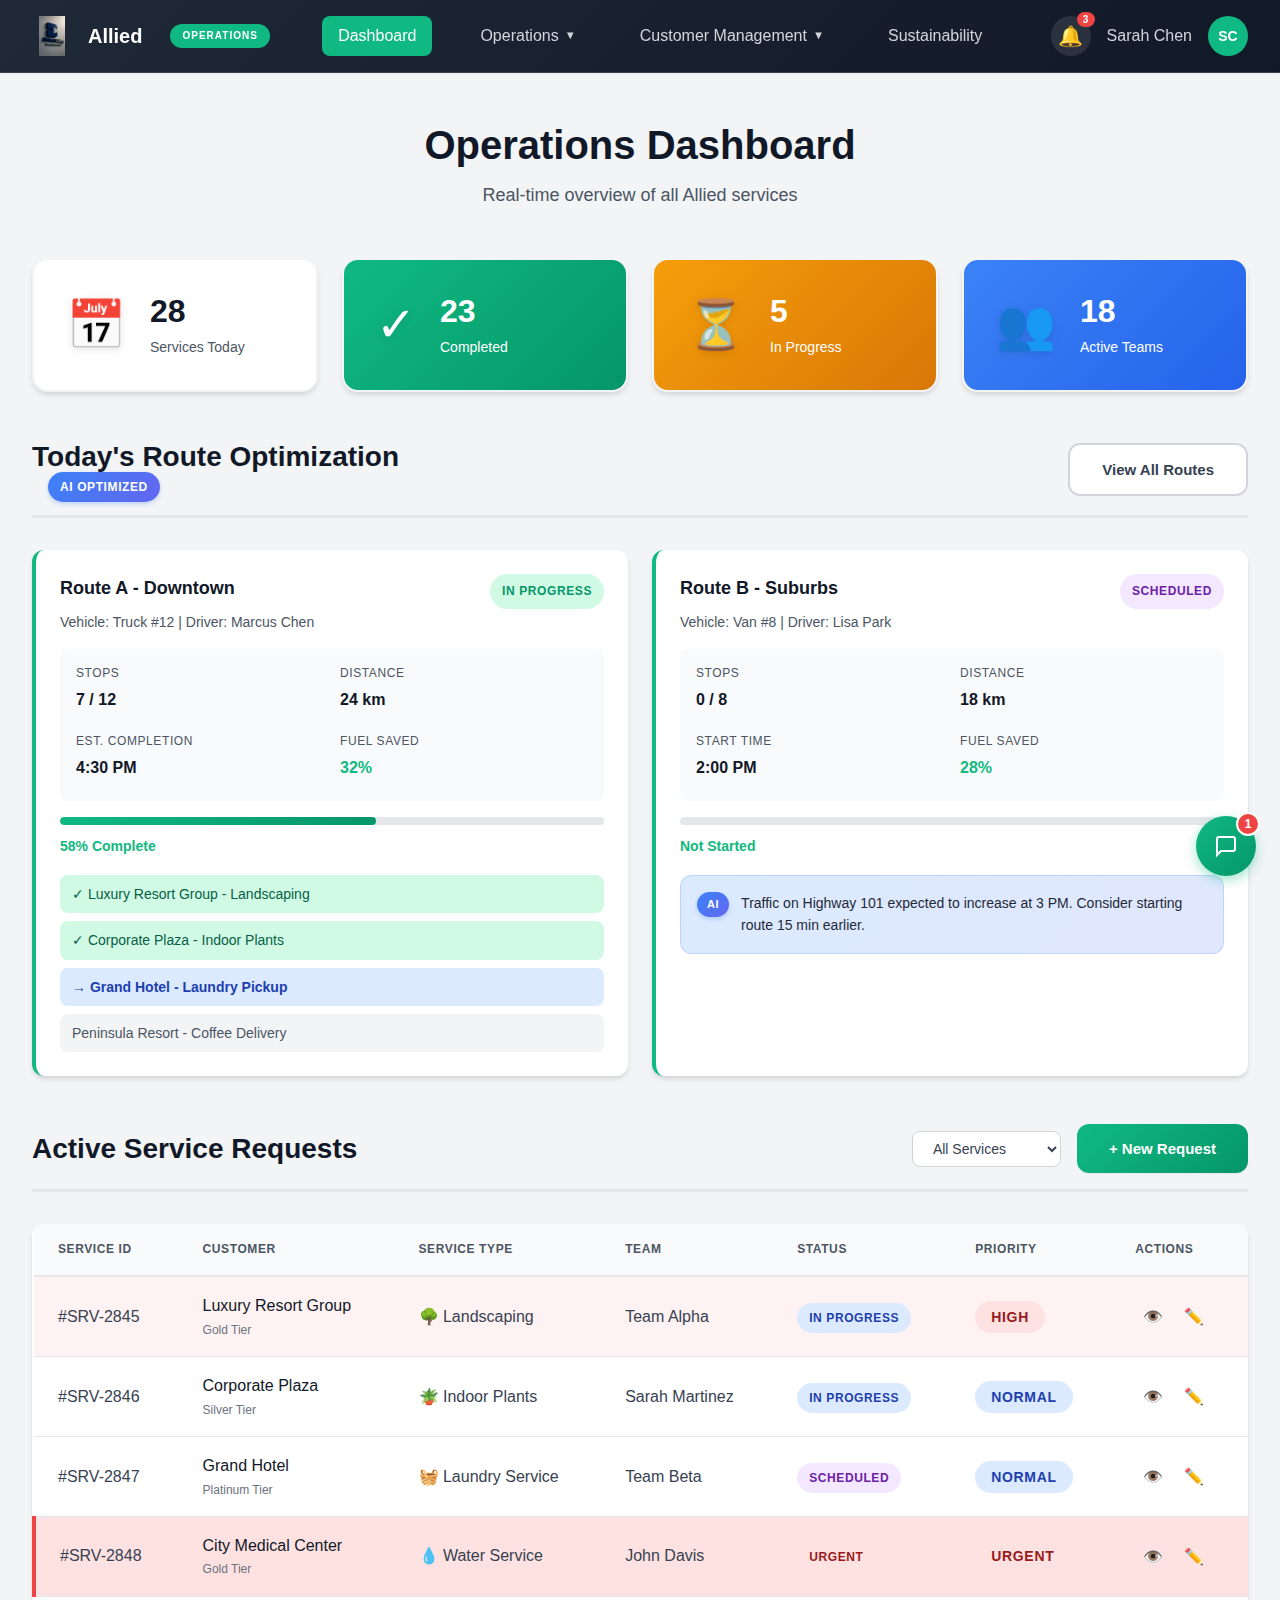
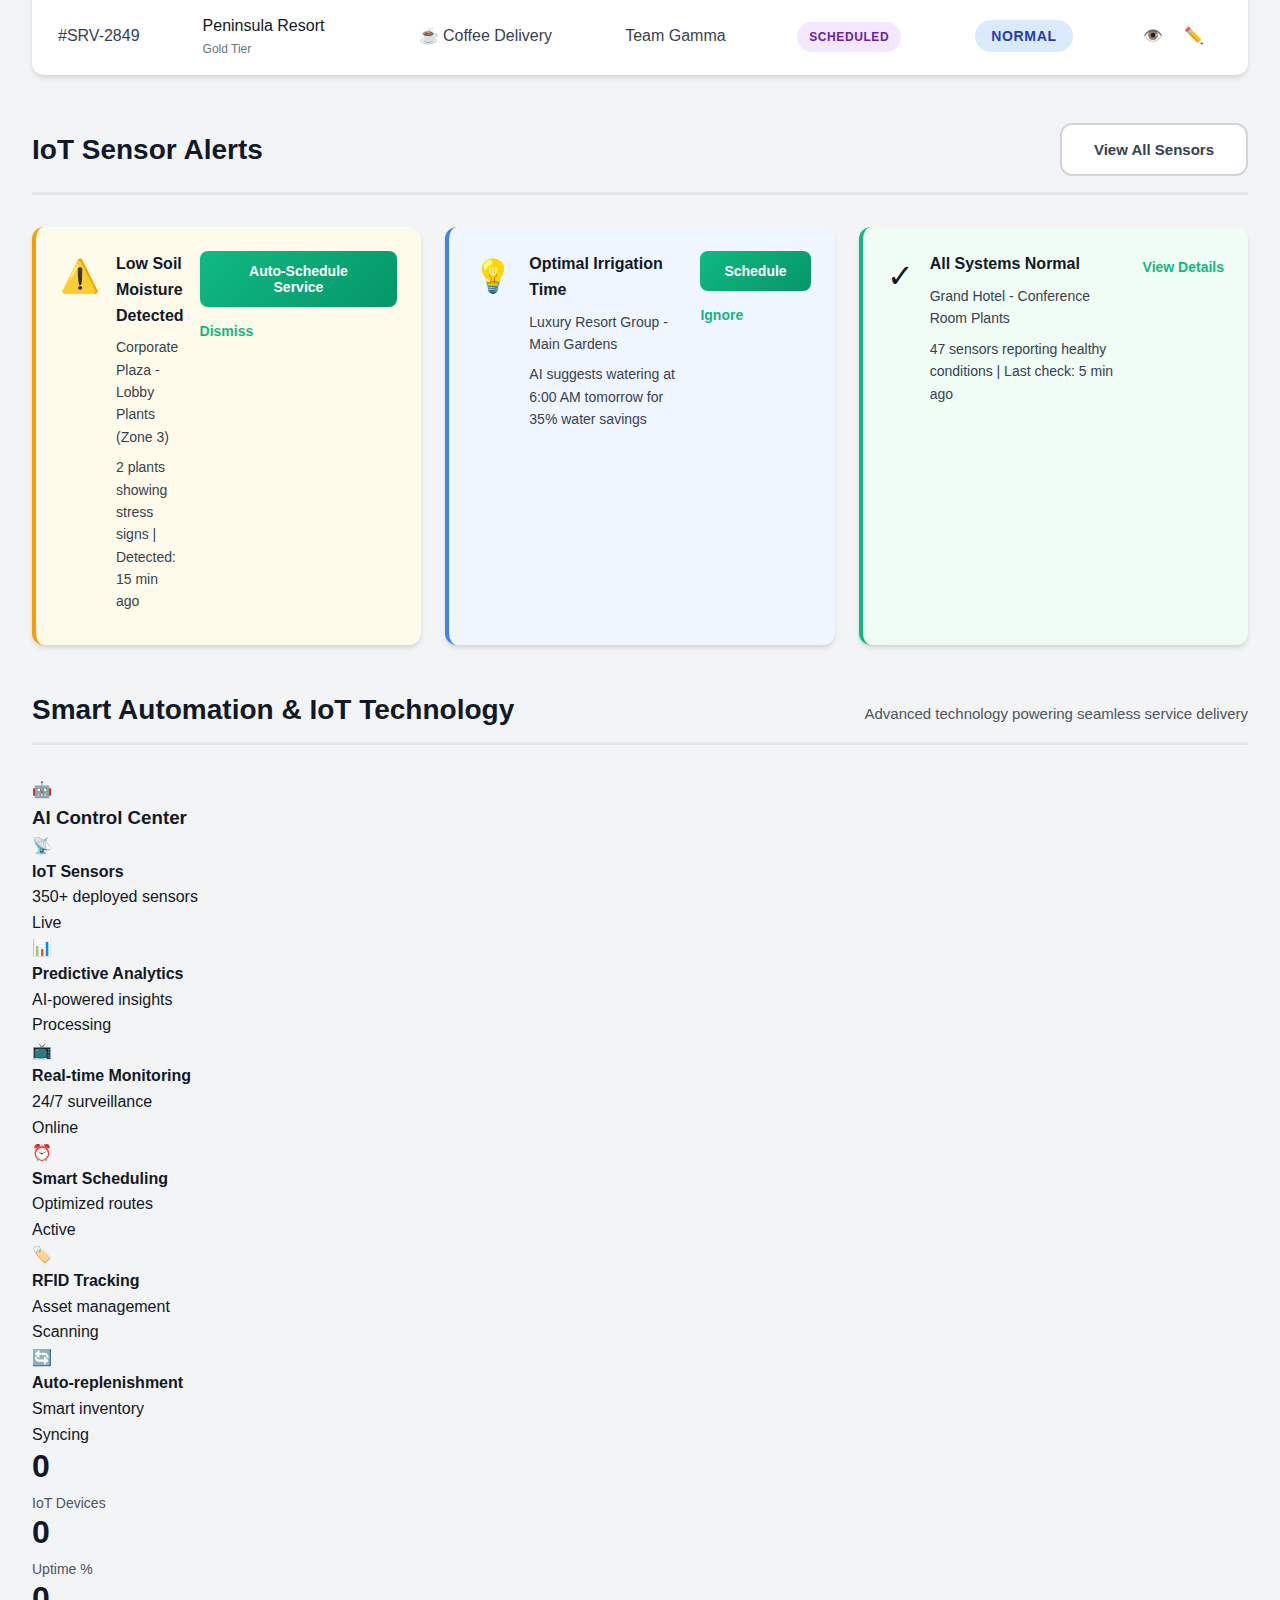
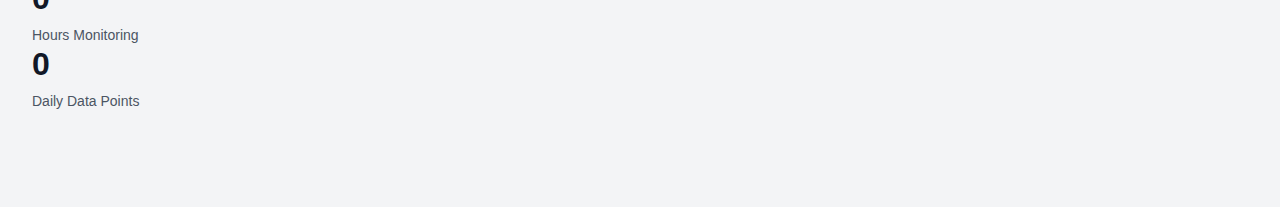
<file: admin.html>
<!DOCTYPE html>
<html lang="en">
<head>
    <meta charset="UTF-8">
    <meta name="viewport" content="width=device-width, initial-scale=1.0">
    <title>Allied - Operations Dashboard</title>
    <link rel="stylesheet" href="styles.css">
    <link rel="stylesheet" href="admin-styles.css">
    <link rel="stylesheet" href="logistics-styles.css">
</head>
<body>
    <!-- Navigation -->
    <nav class="navbar admin-nav">
        <div class="nav-container">
            <div class="nav-brand">
                <button class="mobile-menu-toggle" aria-label="Toggle menu">☰</button>
                <img src="logo.jpg" alt="Allied Logo" class="logo-image">
                <span class="logo-text">Allied</span>
                <span class="admin-badge">OPERATIONS</span>
            </div>
            <ul class="nav-menu">
                <li class="nav-item">
                    <a href="#" class="nav-link active" data-page="operations">Dashboard</a>
                </li>
                <li class="nav-item nav-dropdown">
                    <a href="#" class="nav-link dropdown-toggle">
                        Operations
                        <span class="dropdown-arrow">▼</span>
                    </a>
                    <ul class="dropdown-menu">
                        <li><a href="#" class="dropdown-link" data-page="logistics">Logistics</a></li>
                        <li><a href="#" class="dropdown-link" data-page="scheduling">Scheduling</a></li>
                        <li><a href="#" class="dropdown-link" data-page="analytics">Analytics</a></li>
                    </ul>
                </li>
                <li class="nav-item nav-dropdown">
                    <a href="#" class="nav-link dropdown-toggle">
                        Customer Management
                        <span class="dropdown-arrow">▼</span>
                    </a>
                    <ul class="dropdown-menu">
                        <li><a href="#" class="dropdown-link" data-page="customers">Customers</a></li>
                        <li><a href="#" class="dropdown-link" data-page="customer-documents">Customer Documents</a></li>
                        <li><a href="#" class="dropdown-link" data-page="loyalty-mgmt">Loyalty Program</a></li>
                        <li><a href="#" class="dropdown-link" data-page="marketing">Marketing</a></li>
                    </ul>
                </li>
                <li class="nav-item">
                    <a href="#" class="nav-link" data-page="sustainability-mgmt">Sustainability</a>
                </li>
            </ul>
            <div class="nav-user">
                <button class="notification-btn">
                    🔔
                    <span class="notification-badge">3</span>
                </button>
                <span class="user-name">Sarah Chen</span>
                <div class="user-avatar admin-avatar">SC</div>
            </div>
            <button class="mobile-menu-toggle" id="mobileMenuToggle" aria-label="Toggle navigation menu">
                <span></span>
                <span></span>
                <span></span>
            </button>
        </div>
    </nav>

    <!-- Mobile Menu Overlay -->
    <div class="mobile-overlay"></div>

    <!-- Main Content -->
    <main class="main-content admin-content">
        <!-- Operations Dashboard Page -->
        <div id="operations" class="page active">
            <!-- Quick Stats -->
            <section class="hero">
                <div class="hero-content">
                    <h1>Operations Dashboard</h1>
                    <p class="hero-subtitle">Real-time overview of all Allied services</p>
                </div>
                <div class="hero-stats">
                    <div class="stat-card">
                        <div class="stat-icon">📅</div>
                        <div class="stat-info">
                            <div class="stat-value">28</div>
                            <div class="stat-label">Services Today</div>
                        </div>
                    </div>
                    <div class="stat-card success">
                        <div class="stat-icon">✓</div>
                        <div class="stat-info">
                            <div class="stat-value">23</div>
                            <div class="stat-label">Completed</div>
                        </div>
                    </div>
                    <div class="stat-card warning">
                        <div class="stat-icon">⏳</div>
                        <div class="stat-info">
                            <div class="stat-value">5</div>
                            <div class="stat-label">In Progress</div>
                        </div>
                    </div>
                    <div class="stat-card info">
                        <div class="stat-icon">👥</div>
                        <div class="stat-info">
                            <div class="stat-value">18</div>
                            <div class="stat-label">Active Teams</div>
                        </div>
                    </div>
                </div>
            </section>

            <!-- AI Route Optimization -->
            <section class="section">
                <div class="section-header">
                    <div>
                        <h2>Today's Route Optimization</h2>
                        <span class="ai-badge">AI Optimized</span>
                    </div>
                    <button class="btn-secondary">View All Routes</button>
                </div>
                <div class="route-grid">
                    <div class="route-card">
                        <div class="route-header">
                            <div>
                                <h3>Route A - Downtown</h3>
                                <p class="route-meta">Vehicle: Truck #12 | Driver: Marcus Chen</p>
                            </div>
                            <span class="status-badge status-active">In Progress</span>
                        </div>
                        <div class="route-stats">
                            <div class="route-stat">
                                <span class="stat-label">Stops</span>
                                <span class="stat-value">7 / 12</span>
                            </div>
                            <div class="route-stat">
                                <span class="stat-label">Distance</span>
                                <span class="stat-value">24 km</span>
                            </div>
                            <div class="route-stat">
                                <span class="stat-label">Est. Completion</span>
                                <span class="stat-value">4:30 PM</span>
                            </div>
                            <div class="route-stat">
                                <span class="stat-label">Fuel Saved</span>
                                <span class="stat-value success-text">32%</span>
                            </div>
                        </div>
                        <div class="route-progress">
                            <div class="progress-bar">
                                <div class="progress-fill" style="width: 58%"></div>
                            </div>
                            <span class="progress-label">58% Complete</span>
                        </div>
                        <div class="route-stops">
                            <div class="stop completed">✓ Luxury Resort Group - Landscaping</div>
                            <div class="stop completed">✓ Corporate Plaza - Indoor Plants</div>
                            <div class="stop current">→ Grand Hotel - Laundry Pickup</div>
                            <div class="stop pending">Peninsula Resort - Coffee Delivery</div>
                        </div>
                    </div>

                    <div class="route-card">
                        <div class="route-header">
                            <div>
                                <h3>Route B - Suburbs</h3>
                                <p class="route-meta">Vehicle: Van #8 | Driver: Lisa Park</p>
                            </div>
                            <span class="status-badge status-scheduled">Scheduled</span>
                        </div>
                        <div class="route-stats">
                            <div class="route-stat">
                                <span class="stat-label">Stops</span>
                                <span class="stat-value">0 / 8</span>
                            </div>
                            <div class="route-stat">
                                <span class="stat-label">Distance</span>
                                <span class="stat-value">18 km</span>
                            </div>
                            <div class="route-stat">
                                <span class="stat-label">Start Time</span>
                                <span class="stat-value">2:00 PM</span>
                            </div>
                            <div class="route-stat">
                                <span class="stat-label">Fuel Saved</span>
                                <span class="stat-value success-text">28%</span>
                            </div>
                        </div>
                        <div class="route-progress">
                            <div class="progress-bar">
                                <div class="progress-fill" style="width: 0%"></div>
                            </div>
                            <span class="progress-label">Not Started</span>
                        </div>
                        <div class="ai-insight">
                            <span class="ai-badge-sm">AI</span>
                            <p>Traffic on Highway 101 expected to increase at 3 PM. Consider starting route 15 min earlier.</p>
                        </div>
                    </div>
                </div>
            </section>

            <!-- Active Services -->
            <section class="section">
                <div class="section-header">
                    <h2>Active Service Requests</h2>
                    <div class="filter-group">
                        <select class="filter-select">
                            <option>All Services</option>
                            <option>Landscaping</option>
                            <option>Indoor Plants</option>
                            <option>Coffee & Water</option>
                            <option>Laundry</option>
                        </select>
                        <button class="btn-primary">+ New Request</button>
                    </div>
                </div>
                <div class="service-table">
                    <table>
                        <thead>
                            <tr>
                                <th>Service ID</th>
                                <th>Customer</th>
                                <th>Service Type</th>
                                <th>Team</th>
                                <th>Status</th>
                                <th>Priority</th>
                                <th>Actions</th>
                            </tr>
                        </thead>
                        <tbody>
                            <tr class="priority-high">
                                <td>#SRV-2845</td>
                                <td>
                                    <div class="customer-cell">
                                        <span class="customer-name">Luxury Resort Group</span>
                                        <span class="customer-type">Gold Tier</span>
                                    </div>
                                </td>
                                <td>🌳 Landscaping</td>
                                <td>Team Alpha</td>
                                <td><span class="status-badge status-progress">In Progress</span></td>
                                <td><span class="priority-badge priority-high">High</span></td>
                                <td>
                                    <button class="btn-icon" title="View Details">👁️</button>
                                    <button class="btn-icon" title="Edit">✏️</button>
                                </td>
                            </tr>
                            <tr>
                                <td>#SRV-2846</td>
                                <td>
                                    <div class="customer-cell">
                                        <span class="customer-name">Corporate Plaza</span>
                                        <span class="customer-type">Silver Tier</span>
                                    </div>
                                </td>
                                <td>🪴 Indoor Plants</td>
                                <td>Sarah Martinez</td>
                                <td><span class="status-badge status-progress">In Progress</span></td>
                                <td><span class="priority-badge priority-normal">Normal</span></td>
                                <td>
                                    <button class="btn-icon" title="View Details">👁️</button>
                                    <button class="btn-icon" title="Edit">✏️</button>
                                </td>
                            </tr>
                            <tr>
                                <td>#SRV-2847</td>
                                <td>
                                    <div class="customer-cell">
                                        <span class="customer-name">Grand Hotel</span>
                                        <span class="customer-type">Platinum Tier</span>
                                    </div>
                                </td>
                                <td>🧺 Laundry Service</td>
                                <td>Team Beta</td>
                                <td><span class="status-badge status-scheduled">Scheduled</span></td>
                                <td><span class="priority-badge priority-normal">Normal</span></td>
                                <td>
                                    <button class="btn-icon" title="View Details">👁️</button>
                                    <button class="btn-icon" title="Edit">✏️</button>
                                </td>
                            </tr>
                            <tr class="priority-urgent">
                                <td>#SRV-2848</td>
                                <td>
                                    <div class="customer-cell">
                                        <span class="customer-name">City Medical Center</span>
                                        <span class="customer-type">Gold Tier</span>
                                    </div>
                                </td>
                                <td>💧 Water Service</td>
                                <td>John Davis</td>
                                <td><span class="status-badge status-urgent">Urgent</span></td>
                                <td><span class="priority-badge priority-urgent">Urgent</span></td>
                                <td>
                                    <button class="btn-icon" title="View Details">👁️</button>
                                    <button class="btn-icon" title="Edit">✏️</button>
                                </td>
                            </tr>
                            <tr>
                                <td>#SRV-2849</td>
                                <td>
                                    <div class="customer-cell">
                                        <span class="customer-name">Peninsula Resort</span>
                                        <span class="customer-type">Gold Tier</span>
                                    </div>
                                </td>
                                <td>☕ Coffee Delivery</td>
                                <td>Team Gamma</td>
                                <td><span class="status-badge status-scheduled">Scheduled</span></td>
                                <td><span class="priority-badge priority-normal">Normal</span></td>
                                <td>
                                    <button class="btn-icon" title="View Details">👁️</button>
                                    <button class="btn-icon" title="Edit">✏️</button>
                                </td>
                            </tr>
                        </tbody>
                    </table>
                </div>
            </section>

            <!-- IoT Sensors -->
            <section class="section">
                <div class="section-header">
                    <h2>IoT Sensor Alerts</h2>
                    <button class="btn-secondary">View All Sensors</button>
                </div>
                <div class="alert-grid">
                    <div class="alert-card warning">
                        <div class="alert-icon">⚠️</div>
                        <div class="alert-content">
                            <h3>Low Soil Moisture Detected</h3>
                            <p>Corporate Plaza - Lobby Plants (Zone 3)</p>
                            <p class="alert-meta">2 plants showing stress signs | Detected: 15 min ago</p>
                        </div>
                        <div class="alert-actions">
                            <button class="btn-primary-sm">Auto-Schedule Service</button>
                            <button class="btn-link">Dismiss</button>
                        </div>
                    </div>

                    <div class="alert-card info">
                        <div class="alert-icon">💡</div>
                        <div class="alert-content">
                            <h3>Optimal Irrigation Time</h3>
                            <p>Luxury Resort Group - Main Gardens</p>
                            <p class="alert-meta">AI suggests watering at 6:00 AM tomorrow for 35% water savings</p>
                        </div>
                        <div class="alert-actions">
                            <button class="btn-primary-sm">Schedule</button>
                            <button class="btn-link">Ignore</button>
                        </div>
                    </div>

                    <div class="alert-card success">
                        <div class="alert-icon">✓</div>
                        <div class="alert-content">
                            <h3>All Systems Normal</h3>
                            <p>Grand Hotel - Conference Room Plants</p>
                            <p class="alert-meta">47 sensors reporting healthy conditions | Last check: 5 min ago</p>
                        </div>
                        <div class="alert-actions">
                            <button class="btn-link">View Details</button>
                        </div>
                    </div>
                </div>
            </section>

            <!-- Smart Automation & IoT Technology Section -->
            <section class="section automation-section">
                <div class="section-header">
                    <h2>Smart Automation & IoT Technology</h2>
                    <p class="section-subtitle">Advanced technology powering seamless service delivery</p>
                </div>

                <div class="automation-showcase">
                    <!-- Central Hub -->
                    <div class="automation-hub">
                        <div class="hub-icon">🤖</div>
                        <h3>AI Control Center</h3>
                        <div class="data-pulse"></div>
                    </div>

                    <!-- Connected Features -->
                    <div class="automation-features">
                        <!-- Feature 1: Smart Sensors -->
                        <div class="auto-feature" data-delay="0">
                            <div class="feature-connector"></div>
                            <div class="feature-content">
                                <div class="feature-icon-auto">📡</div>
                                <h4>IoT Sensors</h4>
                                <p>350+ deployed sensors</p>
                                <div class="status-indicator active">Live</div>
                            </div>
                        </div>

                        <!-- Feature 2: Predictive Analytics -->
                        <div class="auto-feature" data-delay="1">
                            <div class="feature-connector"></div>
                            <div class="feature-content">
                                <div class="feature-icon-auto">📊</div>
                                <h4>Predictive Analytics</h4>
                                <p>AI-powered insights</p>
                                <div class="status-indicator active">Processing</div>
                            </div>
                        </div>

                        <!-- Feature 3: Real-time Monitoring -->
                        <div class="auto-feature" data-delay="2">
                            <div class="feature-connector"></div>
                            <div class="feature-content">
                                <div class="feature-icon-auto">📺</div>
                                <h4>Real-time Monitoring</h4>
                                <p>24/7 surveillance</p>
                                <div class="status-indicator active">Online</div>
                            </div>
                        </div>

                        <!-- Feature 4: Automated Scheduling -->
                        <div class="auto-feature" data-delay="3">
                            <div class="feature-connector"></div>
                            <div class="feature-content">
                                <div class="feature-icon-auto">⏰</div>
                                <h4>Smart Scheduling</h4>
                                <p>Optimized routes</p>
                                <div class="status-indicator active">Active</div>
                            </div>
                        </div>

                        <!-- Feature 5: RFID Tracking -->
                        <div class="auto-feature" data-delay="4">
                            <div class="feature-connector"></div>
                            <div class="feature-content">
                                <div class="feature-icon-auto">🏷️</div>
                                <h4>RFID Tracking</h4>
                                <p>Asset management</p>
                                <div class="status-indicator active">Scanning</div>
                            </div>
                        </div>

                        <!-- Feature 6: Auto-replenishment -->
                        <div class="auto-feature" data-delay="5">
                            <div class="feature-connector"></div>
                            <div class="feature-content">
                                <div class="feature-icon-auto">🔄</div>
                                <h4>Auto-replenishment</h4>
                                <p>Smart inventory</p>
                                <div class="status-indicator active">Syncing</div>
                            </div>
                        </div>
                    </div>

                    <!-- Data Flow Animation -->
                    <div class="data-flow">
                        <div class="data-particle"></div>
                        <div class="data-particle"></div>
                        <div class="data-particle"></div>
                        <div class="data-particle"></div>
                        <div class="data-particle"></div>
                        <div class="data-particle"></div>
                    </div>
                </div>

                <!-- Stats Row -->
                <div class="automation-stats">
                    <div class="auto-stat">
                        <div class="stat-value" data-target="350">0</div>
                        <div class="stat-label">IoT Devices</div>
                    </div>
                    <div class="auto-stat">
                        <div class="stat-value" data-target="99.8">0</div>
                        <div class="stat-label">Uptime %</div>
                    </div>
                    <div class="auto-stat">
                        <div class="stat-value" data-target="24">0</div>
                        <div class="stat-label">Hours Monitoring</div>
                    </div>
                    <div class="auto-stat">
                        <div class="stat-value" data-target="15000">0</div>
                        <div class="stat-label">Daily Data Points</div>
                    </div>
                </div>
            </section>
        </div>

        <!-- Logistics Management Page -->
        <div id="logistics" class="page">
            <section class="page-header">
                <h1>Logistics & Fleet Management</h1>
                <p>Data-driven decision-making for operational excellence</p>
            </section>

            <!-- Core Operations KPIs -->
            <section class="section">
                <div class="section-header">
                    <h2>Core Operations KPIs</h2>
                    <select class="filter-select">
                        <option>Today</option>
                        <option>This Week</option>
                        <option>This Month</option>
                        <option>This Quarter</option>
                    </select>
                </div>
                <div class="logistics-kpi-grid">
                    <div class="logistics-kpi-card">
                        <div class="kpi-icon">⏰</div>
                        <div class="kpi-content">
                            <div class="kpi-label">On-Time Delivery Rate</div>
                            <div class="kpi-main-value">96.5%</div>
                            <div class="kpi-trend positive">↑ 2.3% vs last month</div>
                            <div class="kpi-target">Target: 95% | Status: Exceeding</div>
                        </div>
                    </div>

                    <div class="logistics-kpi-card">
                        <div class="kpi-icon">📦</div>
                        <div class="kpi-content">
                            <div class="kpi-label">Avg Delivery Lead Time</div>
                            <div class="kpi-main-value">2.4 hours</div>
                            <div class="kpi-trend positive">↓ 0.3 hrs vs last month</div>
                            <div class="kpi-target">Target: <3 hrs | Status: On Track</div>
                        </div>
                    </div>

                    <div class="logistics-kpi-card">
                        <div class="kpi-icon">🚛</div>
                        <div class="kpi-content">
                            <div class="kpi-label">Vehicle Utilization</div>
                            <div class="kpi-main-value">87%</div>
                            <div class="kpi-trend positive">↑ 5% vs last month</div>
                            <div class="kpi-target">Target: 80% | Status: Exceeding</div>
                        </div>
                    </div>

                    <div class="logistics-kpi-card">
                        <div class="kpi-icon">⭐</div>
                        <div class="kpi-content">
                            <div class="kpi-label">Customer Satisfaction</div>
                            <div class="kpi-main-value">9.2/10</div>
                            <div class="kpi-trend positive">↑ 0.4 pts vs last month</div>
                            <div class="kpi-target">Target: 8.5 | Status: Excellent</div>
                        </div>
                    </div>

                    <div class="logistics-kpi-card">
                        <div class="kpi-icon">♻️</div>
                        <div class="kpi-content">
                            <div class="kpi-label">Carbon Emissions Saved</div>
                            <div class="kpi-main-value">340 kg</div>
                            <div class="kpi-trend positive">↑ 18% via route optimization</div>
                            <div class="kpi-target">Monthly Target: 400kg | 85% Complete</div>
                        </div>
                    </div>

                    <div class="logistics-kpi-card">
                        <div class="kpi-icon">💰</div>
                        <div class="kpi-content">
                            <div class="kpi-label">Cost per Delivery</div>
                            <div class="kpi-main-value">R18.50</div>
                            <div class="kpi-trend positive">↓ R2.30 vs last month</div>
                            <div class="kpi-target">Target: <R20 | Status: Excellent</div>
                        </div>
                    </div>
                </div>
            </section>

            <!-- Fleet Tracking -->
            <section class="section">
                <div class="section-header">
                    <h2>Real-Time Fleet Tracking</h2>
                    <div class="fleet-summary">
                        <span class="fleet-stat">🚗 12 Active | ⏸️ 3 Idle | 🔧 2 Maintenance</span>
                    </div>
                </div>
                <div class="fleet-grid">
                    <div class="fleet-card active">
                        <div class="fleet-header">
                            <div class="fleet-info">
                                <h3>🚛 Truck #12</h3>
                                <span class="fleet-type">3-Ton Truck</span>
                            </div>
                            <span class="status-badge status-active">Active</span>
                        </div>
                        <div class="fleet-details">
                            <div class="fleet-row">
                                <span class="detail-label">Driver:</span>
                                <span class="detail-value">Marcus Chen</span>
                            </div>
                            <div class="fleet-row">
                                <span class="detail-label">Current Route:</span>
                                <span class="detail-value">Route A - Downtown</span>
                            </div>
                            <div class="fleet-row">
                                <span class="detail-label">Progress:</span>
                                <span class="detail-value">7/12 stops completed</span>
                            </div>
                            <div class="fleet-row">
                                <span class="detail-label">ETA:</span>
                                <span class="detail-value">4:30 PM</span>
                            </div>
                            <div class="fleet-row">
                                <span class="detail-label">Fuel Level:</span>
                                <span class="detail-value">
                                    <div class="fuel-gauge">
                                        <div class="fuel-fill" style="width: 68%"></div>
                                    </div>
                                    68%
                                </span>
                            </div>
                            <div class="fleet-row">
                                <span class="detail-label">Today's Distance:</span>
                                <span class="detail-value">42 km</span>
                            </div>
                        </div>
                        <button class="btn-secondary-sm">Track Live</button>
                    </div>

                    <div class="fleet-card active">
                        <div class="fleet-header">
                            <div class="fleet-info">
                                <h3>🚐 Van #8</h3>
                                <span class="fleet-type">Cargo Van</span>
                            </div>
                            <span class="status-badge status-scheduled">Scheduled</span>
                        </div>
                        <div class="fleet-details">
                            <div class="fleet-row">
                                <span class="detail-label">Driver:</span>
                                <span class="detail-value">Lisa Park</span>
                            </div>
                            <div class="fleet-row">
                                <span class="detail-label">Next Route:</span>
                                <span class="detail-value">Route B - Suburbs</span>
                            </div>
                            <div class="fleet-row">
                                <span class="detail-label">Departure:</span>
                                <span class="detail-value">2:00 PM</span>
                            </div>
                            <div class="fleet-row">
                                <span class="detail-label">Planned Stops:</span>
                                <span class="detail-value">8 locations</span>
                            </div>
                            <div class="fleet-row">
                                <span class="detail-label">Fuel Level:</span>
                                <span class="detail-value">
                                    <div class="fuel-gauge">
                                        <div class="fuel-fill" style="width: 92%"></div>
                                    </div>
                                    92%
                                </span>
                            </div>
                            <div class="fleet-row">
                                <span class="detail-label">Est. Distance:</span>
                                <span class="detail-value">18 km</span>
                            </div>
                        </div>
                        <button class="btn-secondary-sm">View Route</button>
                    </div>

                    <div class="fleet-card eco">
                        <div class="fleet-header">
                            <div class="fleet-info">
                                <h3>🔋 EV Van #3</h3>
                                <span class="fleet-type">Electric Van</span>
                            </div>
                            <span class="status-badge status-active">Active</span>
                            <span class="eco-badge">ECO</span>
                        </div>
                        <div class="fleet-details">
                            <div class="fleet-row">
                                <span class="detail-label">Driver:</span>
                                <span class="detail-value">John Davis</span>
                            </div>
                            <div class="fleet-row">
                                <span class="detail-label">Current Route:</span>
                                <span class="detail-value">Plant Care - City Center</span>
                            </div>
                            <div class="fleet-row">
                                <span class="detail-label">Progress:</span>
                                <span class="detail-value">3/5 stops completed</span>
                            </div>
                            <div class="fleet-row">
                                <span class="detail-label">Battery Level:</span>
                                <span class="detail-value">
                                    <div class="fuel-gauge battery">
                                        <div class="fuel-fill" style="width: 54%"></div>
                                    </div>
                                    54%
                                </span>
                            </div>
                            <div class="fleet-row">
                                <span class="detail-label">Range Remaining:</span>
                                <span class="detail-value">87 km</span>
                            </div>
                            <div class="fleet-row">
                                <span class="detail-label">CO₂ Saved Today:</span>
                                <span class="detail-value success-text">12 kg</span>
                            </div>
                        </div>
                        <button class="btn-secondary-sm">Track Live</button>
                    </div>

                    <div class="fleet-card maintenance">
                        <div class="fleet-header">
                            <div class="fleet-info">
                                <h3>🚛 Truck #5</h3>
                                <span class="fleet-type">3-Ton Truck</span>
                            </div>
                            <span class="status-badge status-maintenance">Maintenance</span>
                        </div>
                        <div class="fleet-details">
                            <div class="fleet-row">
                                <span class="detail-label">Status:</span>
                                <span class="detail-value">Scheduled Service</span>
                            </div>
                            <div class="fleet-row">
                                <span class="detail-label">Service Type:</span>
                                <span class="detail-value">Oil Change + Inspection</span>
                            </div>
                            <div class="fleet-row">
                                <span class="detail-label">Expected Return:</span>
                                <span class="detail-value">Tomorrow 8:00 AM</span>
                            </div>
                            <div class="fleet-row">
                                <span class="detail-label">Last Service:</span>
                                <span class="detail-value">45 days ago</span>
                            </div>
                            <div class="fleet-row">
                                <span class="detail-label">Total Mileage:</span>
                                <span class="detail-value">45,230 km</span>
                            </div>
                        </div>
                        <button class="btn-secondary-sm">View History</button>
                    </div>
                </div>
            </section>

            <!-- Resource Management -->
            <section class="section">
                <div class="section-header">
                    <h2>Resource Allocation & Planning</h2>
                    <button class="btn-primary">Optimize Resources</button>
                </div>
                <div class="resource-dashboard">
                    <div class="resource-card">
                        <h3>Team Allocation</h3>
                        <div class="resource-breakdown">
                            <div class="resource-item">
                                <span class="resource-label">Landscaping Teams</span>
                                <div class="resource-bar">
                                    <div class="resource-fill" style="width: 85%"></div>
                                    <span class="resource-value">85% Utilized</span>
                                </div>
                            </div>
                            <div class="resource-item">
                                <span class="resource-label">Plant Care Specialists</span>
                                <div class="resource-bar">
                                    <div class="resource-fill" style="width: 72%"></div>
                                    <span class="resource-value">72% Utilized</span>
                                </div>
                            </div>
                            <div class="resource-item">
                                <span class="resource-label">Delivery Drivers</span>
                                <div class="resource-bar">
                                    <div class="resource-fill" style="width: 91%"></div>
                                    <span class="resource-value">91% Utilized</span>
                                </div>
                            </div>
                            <div class="resource-item">
                                <span class="resource-label">Laundry Staff</span>
                                <div class="resource-bar">
                                    <div class="resource-fill" style="width: 68%"></div>
                                    <span class="resource-value">68% Utilized</span>
                                </div>
                            </div>
                        </div>
                    </div>

                    <div class="resource-card">
                        <h3>Equipment Availability</h3>
                        <div class="equipment-grid">
                            <div class="equipment-stat">
                                <div class="equipment-icon">🚛</div>
                                <div class="equipment-count">12/15</div>
                                <div class="equipment-label">Trucks Available</div>
                            </div>
                            <div class="equipment-stat">
                                <div class="equipment-icon">🚐</div>
                                <div class="equipment-count">8/10</div>
                                <div class="equipment-label">Vans Available</div>
                            </div>
                            <div class="equipment-stat">
                                <div class="equipment-icon">🔋</div>
                                <div class="equipment-count">3/4</div>
                                <div class="equipment-label">EVs Available</div>
                            </div>
                            <div class="equipment-stat">
                                <div class="equipment-icon">🌱</div>
                                <div class="equipment-count">24/28</div>
                                <div class="equipment-label">Equipment Sets</div>
                            </div>
                        </div>
                    </div>

                    <div class="resource-card">
                        <h3>Capacity Forecast (Next 7 Days)</h3>
                        <div class="capacity-chart">
                            <div class="capacity-bar">
                                <span class="day-label">Mon</span>
                                <div class="capacity-visual">
                                    <div class="capacity-used" style="width: 92%"></div>
                                </div>
                                <span class="capacity-percent">92%</span>
                            </div>
                            <div class="capacity-bar">
                                <span class="day-label">Tue</span>
                                <div class="capacity-visual">
                                    <div class="capacity-used" style="width: 78%"></div>
                                </div>
                                <span class="capacity-percent">78%</span>
                            </div>
                            <div class="capacity-bar">
                                <span class="day-label">Wed</span>
                                <div class="capacity-visual">
                                    <div class="capacity-used" style="width: 85%"></div>
                                </div>
                                <span class="capacity-percent">85%</span>
                            </div>
                            <div class="capacity-bar">
                                <span class="day-label">Thu</span>
                                <div class="capacity-visual">
                                    <div class="capacity-used" style="width: 67%"></div>
                                </div>
                                <span class="capacity-percent">67%</span>
                            </div>
                            <div class="capacity-bar">
                                <span class="day-label">Fri</span>
                                <div class="capacity-visual">
                                    <div class="capacity-used" style="width: 88%"></div>
                                </div>
                                <span class="capacity-percent">88%</span>
                            </div>
                            <div class="capacity-bar">
                                <span class="day-label">Sat</span>
                                <div class="capacity-visual">
                                    <div class="capacity-used warning" style="width: 45%"></div>
                                </div>
                                <span class="capacity-percent">45%</span>
                            </div>
                            <div class="capacity-bar">
                                <span class="day-label">Sun</span>
                                <div class="capacity-visual">
                                    <div class="capacity-used warning" style="width: 28%"></div>
                                </div>
                                <span class="capacity-percent">28%</span>
                            </div>
                        </div>
                    </div>
                </div>
            </section>

            <!-- Strategic Insights -->
            <section class="section">
                <div class="section-header">
                    <h2>Strategic Operational Insights</h2>
                    <span class="ai-badge">AI-Powered</span>
                </div>
                <div class="insights-grid">
                    <div class="insight-card excellence">
                        <div class="insight-icon">🎯</div>
                        <div class="insight-content">
                            <h3>Operational Excellence</h3>
                            <p class="insight-quote">"Our logistics operations form the backbone of customer experience, ensuring right-time and right-quality delivery."</p>
                            <div class="insight-metrics">
                                <span class="metric-badge">96.5% On-Time Rate</span>
                                <span class="metric-badge">9.2/10 Satisfaction</span>
                            </div>
                        </div>
                    </div>

                    <div class="insight-card sustainability">
                        <div class="insight-icon">♻️</div>
                        <div class="insight-content">
                            <h3>Sustainability Balance</h3>
                            <p class="insight-quote">"We are prioritising a balance between operational efficiency, sustainability, and service innovation."</p>
                            <div class="insight-metrics">
                                <span class="metric-badge">340kg CO₂ Saved/Week</span>
                                <span class="metric-badge">3 EV Vehicles Active</span>
                            </div>
                        </div>
                    </div>

                    <div class="insight-card integration">
                        <div class="insight-icon">🔗</div>
                        <div class="insight-content">
                            <h3>Integrated Ecosystem</h3>
                            <p class="insight-quote">"Our integrated logistics ecosystem aligns performance with customer expectations and environmental goals."</p>
                            <div class="insight-metrics">
                                <span class="metric-badge">6 Services Unified</span>
                                <span class="metric-badge">87% Fleet Utilization</span>
                            </div>
                        </div>
                    </div>
                </div>
            </section>

            <!-- Latest Trends Implementation -->
            <section class="section">
                <div class="section-header">
                    <h2>Technology & Innovation Deployment</h2>
                </div>
                <div class="trends-grid">
                    <div class="trend-card active">
                        <div class="trend-header">
                            <span class="trend-icon">🤖</span>
                            <span class="status-badge status-active">Active</span>
                        </div>
                        <h3>AI-Powered Predictive Scheduling</h3>
                        <p>Accurate service planning with machine learning demand forecasting</p>
                        <div class="trend-impact">
                            <span class="impact-stat">↑ 22% Accuracy</span>
                            <span class="impact-stat">-18% Empty Miles</span>
                        </div>
                    </div>

                    <div class="trend-card active">
                        <div class="trend-header">
                            <span class="trend-icon">🌿</span>
                            <span class="status-badge status-active">Active</span>
                        </div>
                        <h3>Green Logistics</h3>
                        <p>Eco-friendly vehicles and reusable packaging across all service lines</p>
                        <div class="trend-impact">
                            <span class="impact-stat">3 EV Vehicles</span>
                            <span class="impact-stat">-24% Emissions</span>
                        </div>
                    </div>

                    <div class="trend-card active">
                        <div class="trend-header">
                            <span class="trend-icon">📡</span>
                            <span class="status-badge status-active">Active</span>
                        </div>
                        <h3>IoT Monitoring</h3>
                        <p>Real-time stock, equipment, and environmental monitoring with sensors</p>
                        <div class="trend-impact">
                            <span class="impact-stat">350+ Sensors</span>
                            <span class="impact-stat">Real-Time Data</span>
                        </div>
                    </div>

                    <div class="trend-card active">
                        <div class="trend-header">
                            <span class="trend-icon">📊</span>
                            <span class="status-badge status-active">Active</span>
                        </div>
                        <h3>Digital Logistics Dashboard</h3>
                        <p>Live tracking and analytics providing complete visibility to operations and customers</p>
                        <div class="trend-impact">
                            <span class="impact-stat">100% Visibility</span>
                            <span class="impact-stat">Real-Time Updates</span>
                        </div>
                    </div>
                </div>
            </section>
        </div>

        <!-- Scheduling Page -->
        <div id="scheduling" class="page">
            <section class="page-header">
                <h1>Service Scheduling</h1>
                <p>Manage and optimize service appointments</p>
            </section>

            <!-- Calendar View -->
            <section class="section">
                <div class="section-header">
                    <h2>Weekly Schedule</h2>
                    <div class="calendar-controls">
                        <button class="btn-icon">◀</button>
                        <span class="current-week">Oct 14 - Oct 20, 2025</span>
                        <button class="btn-icon">▶</button>
                        <button class="btn-secondary">Today</button>
                    </div>
                </div>
                <div class="calendar-grid">
                    <div class="calendar-day">
                        <div class="day-header">
                            <div class="day-name">MON</div>
                            <div class="day-date">14</div>
                        </div>
                        <div class="day-events">
                            <div class="event landscaping">
                                <div class="event-time">8:00 AM</div>
                                <div class="event-title">Luxury Resort - Landscaping</div>
                                <div class="event-team">Team Alpha</div>
                            </div>
                            <div class="event plants">
                                <div class="event-time">10:30 AM</div>
                                <div class="event-title">Corporate Plaza - Plants</div>
                                <div class="event-team">Sarah M.</div>
                            </div>
                            <div class="event coffee">
                                <div class="event-time">2:00 PM</div>
                                <div class="event-title">Grand Hotel - Coffee</div>
                                <div class="event-team">Team Gamma</div>
                            </div>
                        </div>
                    </div>

                    <div class="calendar-day">
                        <div class="day-header">
                            <div class="day-name">TUE</div>
                            <div class="day-date">15</div>
                        </div>
                        <div class="day-events">
                            <div class="event plants">
                                <div class="event-time">9:00 AM</div>
                                <div class="event-title">Medical Center - Plants</div>
                                <div class="event-team">John D.</div>
                            </div>
                            <div class="event laundry">
                                <div class="event-time">1:00 PM</div>
                                <div class="event-title">Peninsula Resort - Laundry</div>
                                <div class="event-team">Team Beta</div>
                            </div>
                        </div>
                    </div>

                    <div class="calendar-day">
                        <div class="day-header">
                            <div class="day-name">WED</div>
                            <div class="day-date">16</div>
                        </div>
                        <div class="day-events">
                            <div class="event landscaping">
                                <div class="event-time">7:30 AM</div>
                                <div class="event-title">Business Park - Landscaping</div>
                                <div class="event-team">Team Alpha</div>
                            </div>
                            <div class="event amenities">
                                <div class="event-time">11:00 AM</div>
                                <div class="event-title">Boutique Hotel - Amenities</div>
                                <div class="event-team">Lisa P.</div>
                            </div>
                        </div>
                    </div>

                    <div class="calendar-day">
                        <div class="day-header">
                            <div class="day-name">THU</div>
                            <div class="day-date">17</div>
                        </div>
                        <div class="day-events">
                            <div class="event plants">
                                <div class="event-time">10:00 AM</div>
                                <div class="event-title">Tech Campus - Plants</div>
                                <div class="event-team">Sarah M.</div>
                            </div>
                        </div>
                    </div>

                    <div class="calendar-day">
                        <div class="day-header">
                            <div class="day-name">FRI</div>
                            <div class="day-date">18</div>
                        </div>
                        <div class="day-events">
                            <div class="event laundry">
                                <div class="event-time">9:00 AM</div>
                                <div class="event-title">Luxury Resort - Laundry</div>
                                <div class="event-team">Team Beta</div>
                            </div>
                            <div class="event garment">
                                <div class="event-time">2:30 PM</div>
                                <div class="event-title">Corporate HQ - Garment</div>
                                <div class="event-team">Mike R.</div>
                            </div>
                        </div>
                    </div>
                </div>
            </section>

            <!-- AI Scheduling Suggestions -->
            <section class="section">
                <div class="section-header">
                    <h2>AI Scheduling Suggestions</h2>
                    <span class="ai-badge">Powered by AI</span>
                </div>
                <div class="suggestions-list">
                    <div class="suggestion-card">
                        <div class="suggestion-icon">🎯</div>
                        <div class="suggestion-content">
                            <h3>Consolidate Downtown Routes</h3>
                            <p>Combine 3 separate visits to downtown area on Tuesday. Save 45 min travel time and reduce fuel consumption by 22%.</p>
                            <div class="suggestion-impact">
                                <span class="impact-item">⏱️ 45 min saved</span>
                                <span class="impact-item">⛽ 22% fuel reduction</span>
                                <span class="impact-item">♻️ 12 kg CO₂ avoided</span>
                            </div>
                        </div>
                        <button class="btn-primary-sm">Apply</button>
                    </div>

                    <div class="suggestion-card">
                        <div class="suggestion-icon">📊</div>
                        <div class="suggestion-content">
                            <h3>Shift Plant Care to Morning</h3>
                            <p>Historical data shows morning plant services have 15% higher satisfaction scores. Suggest rescheduling 4 afternoon appointments.</p>
                            <div class="suggestion-impact">
                                <span class="impact-item">⭐ +15% satisfaction</span>
                                <span class="impact-item">👥 4 customers affected</span>
                            </div>
                        </div>
                        <button class="btn-primary-sm">Review</button>
                    </div>
                </div>
            </section>
        </div>

        <!-- Customers Page -->
        <div id="customers" class="page">
            <section class="page-header">
                <h1>Customer Management</h1>
                <p>View and manage customer accounts and service subscriptions</p>
            </section>

            <!-- Customer Filters -->
            <section class="section">
                <div class="filter-bar">
                    <input type="search" class="search-input" placeholder="Search customers...">
                    <select class="filter-select">
                        <option>All Tiers</option>
                        <option>Platinum</option>
                        <option>Gold</option>
                        <option>Silver</option>
                        <option>Bronze</option>
                    </select>
                    <select class="filter-select">
                        <option>All Segments</option>
                        <option>Luxury Hotels</option>
                        <option>Corporate</option>
                        <option>Healthcare</option>
                        <option>Residential</option>
                    </select>
                    <button class="btn-primary">+ Add Customer</button>
                </div>
            </section>

            <!-- Customer List -->
            <section class="section">
                <div class="customer-grid">
                    <div class="customer-card platinum">
                        <div class="customer-header">
                            <div class="customer-avatar">LR</div>
                            <div class="customer-info">
                                <h3>Luxury Resort Group</h3>
                                <p class="customer-segment">Luxury Hotels</p>
                            </div>
                            <span class="tier-badge platinum">Platinum</span>
                        </div>
                        <div class="customer-services">
                            <span class="service-tag">🌳 Landscaping</span>
                            <span class="service-tag">🪴 Indoor Plants</span>
                            <span class="service-tag">☕ Coffee/Water</span>
                            <span class="service-tag">🧴 Amenities</span>
                            <span class="service-tag">🧺 Laundry</span>
                            <span class="service-tag">👔 Garment</span>
                        </div>
                        <div class="customer-stats">
                            <div class="stat">
                                <span class="stat-label">Monthly Revenue</span>
                                <span class="stat-value">R12,450</span>
                            </div>
                            <div class="stat">
                                <span class="stat-label">Member Since</span>
                                <span class="stat-value">Jan 2023</span>
                            </div>
                            <div class="stat">
                                <span class="stat-label">Satisfaction</span>
                                <span class="stat-value">9.8/10</span>
                            </div>
                        </div>
                        <div class="customer-actions">
                            <button class="btn-secondary-sm">View Details</button>
                            <button class="btn-link">Contact</button>
                        </div>
                    </div>

                    <div class="customer-card gold">
                        <div class="customer-header">
                            <div class="customer-avatar">CP</div>
                            <div class="customer-info">
                                <h3>Corporate Plaza</h3>
                                <p class="customer-segment">Corporate Office</p>
                            </div>
                            <span class="tier-badge gold">Gold</span>
                        </div>
                        <div class="customer-services">
                            <span class="service-tag">🌳 Landscaping</span>
                            <span class="service-tag">🪴 Indoor Plants</span>
                            <span class="service-tag">☕ Coffee/Water</span>
                            <span class="service-tag">👔 Garment</span>
                        </div>
                        <div class="customer-stats">
                            <div class="stat">
                                <span class="stat-label">Monthly Revenue</span>
                                <span class="stat-value">R8,250</span>
                            </div>
                            <div class="stat">
                                <span class="stat-label">Member Since</span>
                                <span class="stat-value">Mar 2024</span>
                            </div>
                            <div class="stat">
                                <span class="stat-label">Satisfaction</span>
                                <span class="stat-value">9.2/10</span>
                            </div>
                        </div>
                        <div class="customer-actions">
                            <button class="btn-secondary-sm">View Details</button>
                            <button class="btn-link">Contact</button>
                        </div>
                    </div>

                    <div class="customer-card gold">
                        <div class="customer-header">
                            <div class="customer-avatar">MC</div>
                            <div class="customer-info">
                                <h3>City Medical Center</h3>
                                <p class="customer-segment">Healthcare</p>
                            </div>
                            <span class="tier-badge gold">Gold</span>
                        </div>
                        <div class="customer-services">
                            <span class="service-tag">🌳 Landscaping</span>
                            <span class="service-tag">🪴 Indoor Plants</span>
                            <span class="service-tag">💧 Water</span>
                            <span class="service-tag">🧺 Laundry</span>
                        </div>
                        <div class="customer-stats">
                            <div class="stat">
                                <span class="stat-label">Monthly Revenue</span>
                                <span class="stat-value">R9,800</span>
                            </div>
                            <div class="stat">
                                <span class="stat-label">Member Since</span>
                                <span class="stat-value">Jun 2023</span>
                            </div>
                            <div class="stat">
                                <span class="stat-label">Satisfaction</span>
                                <span class="stat-value">9.5/10</span>
                            </div>
                        </div>
                        <div class="customer-actions">
                            <button class="btn-secondary-sm">View Details</button>
                            <button class="btn-link">Contact</button>
                        </div>
                    </div>

                    <div class="customer-card silver">
                        <div class="customer-header">
                            <div class="customer-avatar">PR</div>
                            <div class="customer-info">
                                <h3>Peninsula Resort</h3>
                                <p class="customer-segment">Luxury Hotels</p>
                            </div>
                            <span class="tier-badge silver">Silver</span>
                        </div>
                        <div class="customer-services">
                            <span class="service-tag">🌳 Landscaping</span>
                            <span class="service-tag">☕ Coffee/Water</span>
                            <span class="service-tag">🧺 Laundry</span>
                        </div>
                        <div class="customer-stats">
                            <div class="stat">
                                <span class="stat-label">Monthly Revenue</span>
                                <span class="stat-value">R5,400</span>
                            </div>
                            <div class="stat">
                                <span class="stat-label">Member Since</span>
                                <span class="stat-value">Sep 2024</span>
                            </div>
                            <div class="stat">
                                <span class="stat-label">Satisfaction</span>
                                <span class="stat-value">8.9/10</span>
                            </div>
                        </div>
                        <div class="customer-actions">
                            <button class="btn-secondary-sm">View Details</button>
                            <button class="btn-link">Contact</button>
                        </div>
                    </div>
                </div>
            </section>
        </div>

        <!-- Loyalty Program Management Page -->
        <div id="loyalty-mgmt" class="page">
            <section class="page-header">
                <h1>Loyalty Program Management</h1>
                <p>Monitor and manage customer loyalty tiers, rewards, and engagement</p>
            </section>

            <!-- Program Overview KPIs -->
            <section class="section">
                <h2>Loyalty Program Performance</h2>
                <div class="loyalty-kpi-grid">
                    <div class="loyalty-kpi-card">
                        <div class="kpi-icon">👥</div>
                        <div class="kpi-content">
                            <div class="kpi-label">Active Members</div>
                            <div class="kpi-main-value">142</div>
                            <div class="kpi-trend positive">↑ 23 new this quarter</div>
                            <div class="kpi-target">Target: 150 | 95% Complete</div>
                        </div>
                    </div>

                    <div class="loyalty-kpi-card">
                        <div class="kpi-icon">💎</div>
                        <div class="kpi-content">
                            <div class="kpi-label">Platinum Tier Members</div>
                            <div class="kpi-main-value">18</div>
                            <div class="kpi-trend positive">↑ 3 upgrades this month</div>
                            <div class="kpi-target">12.7% of total members</div>
                        </div>
                    </div>

                    <div class="loyalty-kpi-card">
                        <div class="kpi-icon">📈</div>
                        <div class="kpi-content">
                            <div class="kpi-label">Avg Services per Customer</div>
                            <div class="kpi-main-value">3.8</div>
                            <div class="kpi-trend positive">↑ 0.4 vs last quarter</div>
                            <div class="kpi-target">Target: 4.0 | Nearly There!</div>
                        </div>
                    </div>

                    <div class="loyalty-kpi-card">
                        <div class="kpi-icon">💰</div>
                        <div class="kpi-content">
                            <div class="kpi-label">Rewards Redeemed (MTD)</div>
                            <div class="kpi-main-value">R12,450</div>
                            <div class="kpi-trend neutral">Within budget</div>
                            <div class="kpi-target">Budget: R15,000 | 83% utilized</div>
                        </div>
                    </div>

                    <div class="loyalty-kpi-card">
                        <div class="kpi-icon">🔄</div>
                        <div class="kpi-content">
                            <div class="kpi-label">Customer Retention Rate</div>
                            <div class="kpi-main-value">94%</div>
                            <div class="kpi-trend positive">↑ 3% vs industry avg</div>
                            <div class="kpi-target">Industry Avg: 85% | Excellent!</div>
                        </div>
                    </div>

                    <div class="loyalty-kpi-card">
                        <div class="kpi-icon">🎁</div>
                        <div class="kpi-content">
                            <div class="kpi-label">Referral Conversions</div>
                            <div class="kpi-main-value">28</div>
                            <div class="kpi-trend positive">↑ 12 this quarter</div>
                            <div class="kpi-target">19.7% of new business</div>
                        </div>
                    </div>
                </div>
            </section>

            <!-- Tier Distribution -->
            <section class="section">
                <div class="section-header">
                    <h2>Customer Tier Distribution</h2>
                    <select class="filter-select">
                        <option>All Time</option>
                        <option>This Year</option>
                        <option>This Quarter</option>
                    </select>
                </div>
                <div class="tier-distribution-grid">
                    <div class="tier-card bronze-card">
                        <div class="tier-card-header">
                            <h3>Bronze Tier</h3>
                            <span class="tier-badge bronze">2 Services</span>
                        </div>
                        <div class="tier-stats">
                            <div class="tier-count">45 Customers</div>
                            <div class="tier-percentage">31.7%</div>
                        </div>
                        <div class="tier-benefits-list">
                            <p>Benefits: 2% discount</p>
                        </div>
                        <div class="tier-revenue">
                            <span class="revenue-label">Monthly Revenue:</span>
                            <span class="revenue-value">R45,800</span>
                        </div>
                        <button class="btn-secondary-sm">View Customers</button>
                    </div>

                    <div class="tier-card silver-card">
                        <div class="tier-card-header">
                            <h3>Silver Tier</h3>
                            <span class="tier-badge silver">3 Services</span>
                        </div>
                        <div class="tier-stats">
                            <div class="tier-count">52 Customers</div>
                            <div class="tier-percentage">36.6%</div>
                        </div>
                        <div class="tier-benefits-list">
                            <p>Benefits: 2.5% discount, Single invoice</p>
                        </div>
                        <div class="tier-revenue">
                            <span class="revenue-label">Monthly Revenue:</span>
                            <span class="revenue-value">R89,200</span>
                        </div>
                        <button class="btn-secondary-sm">View Customers</button>
                    </div>

                    <div class="tier-card gold-card">
                        <div class="tier-card-header">
                            <h3>Gold Tier</h3>
                            <span class="tier-badge gold">4 Services</span>
                        </div>
                        <div class="tier-stats">
                            <div class="tier-count">27 Customers</div>
                            <div class="tier-percentage">19.0%</div>
                        </div>
                        <div class="tier-benefits-list">
                            <p>Benefits: 5% discount, Priority scheduling, QBRs</p>
                        </div>
                        <div class="tier-revenue">
                            <span class="revenue-label">Monthly Revenue:</span>
                            <span class="revenue-value">R112,500</span>
                        </div>
                        <button class="btn-secondary-sm">View Customers</button>
                    </div>

                    <div class="tier-card platinum-card">
                        <div class="tier-card-header">
                            <h3>Platinum Tier</h3>
                            <span class="tier-badge platinum">All 6 Services</span>
                        </div>
                        <div class="tier-stats">
                            <div class="tier-count">18 Customers</div>
                            <div class="tier-percentage">12.7%</div>
                        </div>
                        <div class="tier-benefits-list">
                            <p>Benefits: 8% discount, VIP events, Strategic Partner</p>
                        </div>
                        <div class="tier-revenue">
                            <span class="revenue-label">Monthly Revenue:</span>
                            <span class="revenue-value">R152,850</span>
                        </div>
                        <button class="btn-secondary-sm">View Customers</button>
                    </div>
                </div>
            </section>

            <!-- Upgrade Opportunities -->
            <section class="section">
                <div class="section-header">
                    <h2>Tier Upgrade Opportunities</h2>
                    <p class="section-subtitle">Customers close to next tier - prioritize for upsell</p>
                </div>
                <div class="service-table">
                    <table>
                        <thead>
                            <tr>
                                <th>Customer</th>
                                <th>Current Tier</th>
                                <th>Services Contracted</th>
                                <th>Next Tier</th>
                                <th>Potential Add-On</th>
                                <th>Potential Revenue</th>
                                <th>Action</th>
                            </tr>
                        </thead>
                        <tbody>
                            <tr>
                                <td>
                                    <div class="customer-cell">
                                        <span class="customer-name">Corporate Plaza</span>
                                        <span class="customer-type">Gold (4 services)</span>
                                    </div>
                                </td>
                                <td><span class="tier-badge gold">Gold</span></td>
                                <td>4/6</td>
                                <td><span class="tier-badge platinum">Platinum</span></td>
                                <td>Laundry + Amenities</td>
                                <td>+R2,400/month</td>
                                <td>
                                    <button class="btn-primary-sm">Contact</button>
                                    <button class="btn-link">View History</button>
                                </td>
                            </tr>
                            <tr>
                                <td>
                                    <div class="customer-cell">
                                        <span class="customer-name">Peninsula Resort</span>
                                        <span class="customer-type">Silver (3 services)</span>
                                    </div>
                                </td>
                                <td><span class="tier-badge silver">Silver</span></td>
                                <td>3/6</td>
                                <td><span class="tier-badge gold">Gold</span></td>
                                <td>Indoor Plants</td>
                                <td>+R850/month</td>
                                <td>
                                    <button class="btn-primary-sm">Contact</button>
                                    <button class="btn-link">View History</button>
                                </td>
                            </tr>
                            <tr>
                                <td>
                                    <div class="customer-cell">
                                        <span class="customer-name">Tech Campus</span>
                                        <span class="customer-type">Bronze (2 services)</span>
                                    </div>
                                </td>
                                <td><span class="tier-badge bronze">Bronze</span></td>
                                <td>2/6</td>
                                <td><span class="tier-badge silver">Silver</span></td>
                                <td>Coffee & Water</td>
                                <td>+R650/month</td>
                                <td>
                                    <button class="btn-primary-sm">Contact</button>
                                    <button class="btn-link">View History</button>
                                </td>
                            </tr>
                        </tbody>
                    </table>
                </div>
            </section>

            <!-- Rewards Redemption Tracking -->
            <section class="section">
                <div class="section-header">
                    <h2>Recent Rewards Redemptions</h2>
                    <button class="btn-secondary">View All</button>
                </div>
                <div class="service-table">
                    <table>
                        <thead>
                            <tr>
                                <th>Date</th>
                                <th>Customer</th>
                                <th>Reward Type</th>
                                <th>Points Used</th>
                                <th>Value</th>
                                <th>Status</th>
                            </tr>
                        </thead>
                        <tbody>
                            <tr>
                                <td>Oct 12, 2025</td>
                                <td>Luxury Resort Group</td>
                                <td>Free Coffee Supply</td>
                                <td>500</td>
                                <td>R150</td>
                                <td><span class="status-badge status-completed">Fulfilled</span></td>
                            </tr>
                            <tr>
                                <td>Oct 10, 2025</td>
                                <td>Corporate Plaza</td>
                                <td>Service Credit</td>
                                <td>1,000</td>
                                <td>R100</td>
                                <td><span class="status-badge status-progress">Processing</span></td>
                            </tr>
                            <tr>
                                <td>Oct 8, 2025</td>
                                <td>Peninsula Resort</td>
                                <td>Plant Refresh Package</td>
                                <td>600</td>
                                <td>R180</td>
                                <td><span class="status-badge status-completed">Fulfilled</span></td>
                            </tr>
                        </tbody>
                    </table>
                </div>
            </section>
        </div>

        <!-- Marketing & Business Development Page -->
        <div id="marketing" class="page">
            <section class="page-header">
                <h1>Marketing & Business Development</h1>
                <p>Track marketing performance, sales pipeline, and growth initiatives</p>
            </section>

            <!-- Marketing KPIs -->
            <section class="section">
                <h2>Marketing Performance Metrics</h2>
                <div class="logistics-kpi-grid">
                    <div class="logistics-kpi-card">
                        <div class="kpi-icon">📊</div>
                        <div class="kpi-content">
                            <div class="kpi-label">Tender Win Rate</div>
                            <div class="kpi-main-value">68%</div>
                            <div class="kpi-trend positive">↑ 5% vs last quarter</div>
                            <div class="kpi-target">Target: 65% | Exceeding</div>
                        </div>
                    </div>

                    <div class="logistics-kpi-card">
                        <div class="kpi-icon">📈</div>
                        <div class="kpi-content">
                            <div class="kpi-label">Proposal Conversion Rate</div>
                            <div class="kpi-main-value">42%</div>
                            <div class="kpi-trend positive">↑ 8% growth</div>
                            <div class="kpi-target">Target: 40% | On Track</div>
                        </div>
                    </div>

                    <div class="logistics-kpi-card">
                        <div class="kpi-icon">💼</div>
                        <div class="kpi-content">
                            <div class="kpi-label">Pipeline Value</div>
                            <div class="kpi-main-value">R2.8M</div>
                            <div class="kpi-trend positive">↑ R450K vs last month</div>
                            <div class="kpi-target">Weighted: R1.2M expected close</div>
                        </div>
                    </div>

                    <div class="logistics-kpi-card">
                        <div class="kpi-icon">🎯</div>
                        <div class="kpi-content">
                            <div class="kpi-label">Bundle Adoption Rate</div>
                            <div class="kpi-main-value">68%</div>
                            <div class="kpi-trend positive">↑ 15% QoQ</div>
                            <div class="kpi-target">Customers using 3+ services</div>
                        </div>
                    </div>

                    <div class="logistics-kpi-card">
                        <div class="kpi-icon">🌐</div>
                        <div class="kpi-content">
                            <div class="kpi-label">Social Media Engagement</div>
                            <div class="kpi-main-value">12.4K</div>
                            <div class="kpi-trend positive">↑ 22% this month</div>
                            <div class="kpi-target">Reach: 85K impressions</div>
                        </div>
                    </div>

                    <div class="logistics-kpi-card">
                        <div class="kpi-icon">📞</div>
                        <div class="kpi-content">
                            <div class="kpi-label">Cold Outreach Response</div>
                            <div class="kpi-main-value">18%</div>
                            <div class="kpi-trend positive">↑ 3% improvement</div>
                            <div class="kpi-target">Above industry avg of 12%</div>
                        </div>
                    </div>
                </div>
            </section>

            <!-- Business Mix: Tender vs Proposal -->
            <section class="section">
                <div class="section-header">
                    <h2>Business Acquisition Channels</h2>
                    <p class="section-subtitle">70% Tender | 30% Direct Proposal - Strategic goal: Increase proposals to 40%</p>
                </div>
                <div class="business-mix-visualization">
                    <div class="mix-chart-container">
                        <div class="mix-bar">
                            <div class="mix-segment tender" style="width: 70%;">
                                <span class="mix-label">Tender: 70% (R3.2M)</span>
                            </div>
                            <div class="mix-segment proposal" style="width: 30%;">
                                <span class="mix-label">Proposal: 30% (R1.4M)</span>
                            </div>
                        </div>
                    </div>
                    <div class="mix-cards">
                        <div class="mix-card tender-card">
                            <h3>Tender-Based Business</h3>
                            <div class="mix-stat">
                                <span class="mix-stat-label">Active Tenders:</span>
                                <span class="mix-stat-value">18</span>
                            </div>
                            <div class="mix-stat">
                                <span class="mix-stat-label">Win Rate:</span>
                                <span class="mix-stat-value">68%</span>
                            </div>
                            <div class="mix-stat">
                                <span class="mix-stat-label">Avg Contract Value:</span>
                                <span class="mix-stat-value">R42,000</span>
                            </div>
                            <button class="btn-secondary-sm">View Pipeline</button>
                        </div>

                        <div class="mix-card proposal-card">
                            <h3>Proposal-Based Business</h3>
                            <div class="mix-stat">
                                <span class="mix-stat-label">Active Proposals:</span>
                                <span class="mix-stat-value">24</span>
                            </div>
                            <div class="mix-stat">
                                <span class="mix-stat-label">Conversion Rate:</span>
                                <span class="mix-stat-value">42%</span>
                            </div>
                            <div class="mix-stat">
                                <span class="mix-stat-label">Avg Contract Value:</span>
                                <span class="mix-stat-value">R28,500</span>
                            </div>
                            <button class="btn-secondary-sm">View Pipeline</button>
                        </div>
                    </div>
                </div>
            </section>

            <!-- Content Marketing Strategy -->
            <section class="section">
                <div class="section-header">
                    <h2>Content Marketing & Brand Visibility</h2>
                    <span class="ai-badge">Video Content Strategy</span>
                </div>
                <div class="content-marketing-grid">
                    <div class="content-card">
                        <div class="content-icon">🎥</div>
                        <h3>Video Content Production</h3>
                        <p>Showcase each business unit from inception to delivery</p>
                        <div class="content-stats">
                            <div class="content-stat">
                                <span class="stat-label">Videos Published:</span>
                                <span class="stat-value">12</span>
                            </div>
                            <div class="content-stat">
                                <span class="stat-label">Total Views:</span>
                                <span class="stat-value">45.2K</span>
                            </div>
                            <div class="content-stat">
                                <span class="stat-label">Avg Engagement:</span>
                                <span class="stat-value">8.4%</span>
                            </div>
                        </div>
                        <button class="btn-primary-sm">Upload New Video</button>
                    </div>

                    <div class="content-card">
                        <div class="content-icon">📱</div>
                        <h3>Social Media Presence</h3>
                        <p>LinkedIn, Instagram, Facebook brand visibility</p>
                        <div class="content-stats">
                            <div class="content-stat">
                                <span class="stat-label">Followers:</span>
                                <span class="stat-value">8,240</span>
                            </div>
                            <div class="content-stat">
                                <span class="stat-label">Monthly Reach:</span>
                                <span class="stat-value">85K</span>
                            </div>
                            <div class="content-stat">
                                <span class="stat-label">Engagement Rate:</span>
                                <span class="stat-value">6.2%</span>
                            </div>
                        </div>
                        <button class="btn-primary-sm">Schedule Posts</button>
                    </div>

                    <div class="content-card">
                        <div class="content-icon">📧</div>
                        <h3>Email Campaigns</h3>
                        <p>Targeted outreach to facilities managers & procurement</p>
                        <div class="content-stats">
                            <div class="content-stat">
                                <span class="stat-label">Campaigns Sent:</span>
                                <span class="stat-value">8</span>
                            </div>
                            <div class="content-stat">
                                <span class="stat-label">Open Rate:</span>
                                <span class="stat-value">34%</span>
                            </div>
                            <div class="content-stat">
                                <span class="stat-label">Click-Through:</span>
                                <span class="stat-value">12%</span>
                            </div>
                        </div>
                        <button class="btn-primary-sm">Create Campaign</button>
                    </div>

                    <div class="content-card">
                        <div class="content-icon">🌐</div>
                        <h3>Webinars & Events</h3>
                        <p>Industry-specific educational content & networking</p>
                        <div class="content-stats">
                            <div class="content-stat">
                                <span class="stat-label">Events Hosted:</span>
                                <span class="stat-value">5</span>
                            </div>
                            <div class="content-stat">
                                <span class="stat-label">Total Attendees:</span>
                                <span class="stat-value">320</span>
                            </div>
                            <div class="content-stat">
                                <span class="stat-label">Lead Conversion:</span>
                                <span class="stat-value">28%</span>
                            </div>
                        </div>
                        <button class="btn-primary-sm">Schedule Webinar</button>
                    </div>
                </div>
            </section>

            <!-- Value Proposition Messaging -->
            <section class="section">
                <div class="section-header">
                    <h2>Core Value Propositions</h2>
                    <p class="section-subtitle">Strategic messaging across all marketing channels</p>
                </div>
                <div class="value-prop-cards">
                    <div class="value-prop-card specialist">
                        <div class="prop-header">
                            <h3>Specialist Expertise</h3>
                            <span class="prop-tag">Primary Message</span>
                        </div>
                        <blockquote class="prop-quote">
                            "When your business demands precision, trust the specialists. Allied's niche brands deliver tailored excellence—because generic solutions don't cut it."
                        </blockquote>
                        <div class="prop-applications">
                            <h4>Used In:</h4>
                            <ul>
                                <li>LinkedIn campaigns</li>
                                <li>Tender submissions</li>
                                <li>Sales presentations</li>
                            </ul>
                        </div>
                    </div>

                    <div class="value-prop-card compliance">
                        <div class="prop-header">
                            <h3>Compliance Simplified</h3>
                            <span class="prop-tag">Laundry Focus</span>
                        </div>
                        <p class="prop-description">
                            Positioning laundry services as compliance experts across multiple sectors (healthcare, hospitality, food service). Emphasize simplified regulatory adherence.
                        </p>
                        <div class="prop-applications">
                            <h4>Target Sectors:</h4>
                            <ul>
                                <li>Healthcare facilities</li>
                                <li>Food service operations</li>
                                <li>High-compliance industries</li>
                            </ul>
                        </div>
                    </div>

                    <div class="value-prop-card integration">
                        <div class="prop-header">
                            <h3>Integrated Solutions</h3>
                            <span class="prop-tag">Bundle Advantage</span>
                        </div>
                        <p class="prop-description">
                            Single point of contact, unified reporting, consolidated billing. Highlight operational efficiency gains and cost savings through integration.
                        </p>
                        <div class="prop-applications">
                            <h4>Key Benefits:</h4>
                            <ul>
                                <li>Reduced vendor management overhead</li>
                                <li>Consistent quality standards</li>
                                <li>Streamlined communication</li>
                            </ul>
                        </div>
                    </div>
                </div>
            </section>

            <!-- Quarterly Business Review (QBR) Schedule -->
            <section class="section">
                <div class="section-header">
                    <h2>Quarterly Business Reviews (QBRs)</h2>
                    <button class="btn-primary">Schedule New QBR</button>
                </div>
                <div class="qbr-calendar">
                    <div class="qbr-card upcoming">
                        <div class="qbr-header">
                            <h3>Luxury Resort Group - Q4 2025 Review</h3>
                            <span class="status-badge status-scheduled">Scheduled</span>
                        </div>
                        <div class="qbr-details">
                            <div class="qbr-info">
                                <span class="qbr-label">Date:</span>
                                <span class="qbr-value">October 25, 2025 at 2:00 PM</span>
                            </div>
                            <div class="qbr-info">
                                <span class="qbr-label">Tier:</span>
                                <span class="tier-badge platinum">Platinum</span>
                            </div>
                            <div class="qbr-info">
                                <span class="qbr-label">Services:</span>
                                <span class="qbr-value">All 6 (Full Bundle)</span>
                            </div>
                        </div>
                        <div class="qbr-agenda">
                            <h4>Agenda Items:</h4>
                            <ul>
                                <li>✓ Review service performance metrics</li>
                                <li>✓ Discuss loyalty rewards & savings achieved</li>
                                <li>✓ Present ESG impact report</li>
                                <li>✓ Explore expansion opportunities</li>
                            </ul>
                        </div>
                        <div class="qbr-actions">
                            <button class="btn-secondary-sm">View Materials</button>
                            <button class="btn-primary-sm">Join Meeting</button>
                        </div>
                    </div>

                    <div class="qbr-card completed">
                        <div class="qbr-header">
                            <h3>Corporate Plaza - Q3 2025 Review</h3>
                            <span class="status-badge status-completed">Completed</span>
                        </div>
                        <div class="qbr-details">
                            <div class="qbr-info">
                                <span class="qbr-label">Date:</span>
                                <span class="qbr-value">September 15, 2025</span>
                            </div>
                            <div class="qbr-info">
                                <span class="qbr-label">Tier:</span>
                                <span class="tier-badge gold">Gold</span>
                            </div>
                            <div class="qbr-info">
                                <span class="qbr-label">Outcome:</span>
                                <span class="qbr-value success-text">Upsell: Added Laundry Service</span>
                            </div>
                        </div>
                        <div class="qbr-summary">
                            <p><strong>Key Achievements:</strong> 98% on-time delivery, R12,450 cost savings, positive ESG impact. Customer agreed to pilot laundry service (estimated +R2,400/month revenue).</p>
                        </div>
                        <div class="qbr-actions">
                            <button class="btn-secondary-sm">View Report</button>
                            <button class="btn-link">Download PDF</button>
                        </div>
                    </div>
                </div>
            </section>

            <!-- Referral Program Performance -->
            <section class="section">
                <div class="section-header">
                    <h2>Referral Program Performance</h2>
                </div>
                <div class="referral-performance-grid">
                    <div class="referral-metric-card">
                        <h3>Total Referrals</h3>
                        <div class="referral-metric-value">28</div>
                        <div class="referral-metric-detail">This quarter</div>
                    </div>
                    <div class="referral-metric-card">
                        <h3>Conversion Rate</h3>
                        <div class="referral-metric-value">64%</div>
                        <div class="referral-metric-detail">18 closed deals</div>
                    </div>
                    <div class="referral-metric-card">
                        <h3>Revenue Generated</h3>
                        <div class="referral-metric-value">R185K</div>
                        <div class="referral-metric-detail">From referrals</div>
                    </div>
                    <div class="referral-metric-card">
                        <h3>Top Referrer</h3>
                        <div class="referral-metric-value">LRG</div>
                        <div class="referral-metric-detail">5 successful referrals</div>
                    </div>
                </div>
            </section>
        </div>

        <!-- Sustainability Opportunities Management Page -->
        <div id="sustainability-mgmt" class="page">
            <section class="page-header">
                <h1>Sustainability Improvement Opportunities</h1>
                <p>Manage and track environmental, social, operational, and governance initiatives</p>
            </section>

            <!-- Sustainability KPI Dashboard -->
            <section class="section">
                <h2>Sustainability Performance Overview</h2>
                <div class="logistics-kpi-grid">
                    <div class="logistics-kpi-card">
                        <div class="kpi-icon">💧</div>
                        <div class="kpi-content">
                            <div class="kpi-label">Water Saved (Monthly)</div>
                            <div class="kpi-main-value">45,200 L</div>
                            <div class="kpi-trend positive">↑ 18% vs last month</div>
                            <div class="kpi-target">Target: 50,000L | 90% Complete</div>
                        </div>
                    </div>

                    <div class="logistics-kpi-card">
                        <div class="kpi-icon">♻️</div>
                        <div class="kpi-content">
                            <div class="kpi-label">Waste Diverted from Landfill</div>
                            <div class="kpi-main-value">78%</div>
                            <div class="kpi-trend positive">↑ 12% improvement</div>
                            <div class="kpi-target">Target: 85% | On Track</div>
                        </div>
                    </div>

                    <div class="logistics-kpi-card">
                        <div class="kpi-icon">⚡</div>
                        <div class="kpi-content">
                            <div class="kpi-label">Energy Efficiency Gain</div>
                            <div class="kpi-main-value">22%</div>
                            <div class="kpi-trend positive">↑ 6% this quarter</div>
                            <div class="kpi-target">Annual Target: 25% | 88% Complete</div>
                        </div>
                    </div>

                    <div class="logistics-kpi-card">
                        <div class="kpi-icon">🌱</div>
                        <div class="kpi-content">
                            <div class="kpi-label">Active Initiatives</div>
                            <div class="kpi-main-value">18</div>
                            <div class="kpi-trend positive">↑ 5 new this month</div>
                            <div class="kpi-target">12 completed, 6 in progress</div>
                        </div>
                    </div>

                    <div class="logistics-kpi-card">
                        <div class="kpi-icon">👥</div>
                        <div class="kpi-content">
                            <div class="kpi-label">Employee Engagement</div>
                            <div class="kpi-main-value">145</div>
                            <div class="kpi-trend positive">Participants in programs</div>
                            <div class="kpi-target">3 Green Teams active</div>
                        </div>
                    </div>

                    <div class="logistics-kpi-card">
                        <div class="kpi-icon">💰</div>
                        <div class="kpi-content">
                            <div class="kpi-label">Cost Savings (Annual)</div>
                            <div class="kpi-main-value">R124K</div>
                            <div class="kpi-trend positive">From sustainability initiatives</div>
                            <div class="kpi-target">Projected: R180K by year end</div>
                        </div>
                    </div>
                </div>
            </section>

            <!-- Opportunity Categories -->
            <section class="section">
                <div class="section-header">
                    <h2>Improvement Opportunities by Category</h2>
                    <div class="filter-group">
                        <select class="filter-select">
                            <option>All Categories</option>
                            <option>Environmental</option>
                            <option>Social & Community</option>
                            <option>Operational & Digital</option>
                            <option>Governance</option>
                            <option>Technology & Innovation</option>
                        </select>
                        <button class="btn-primary">+ Add New Initiative</button>
                    </div>
                </div>

                <!-- Environmental Opportunities -->
                <div class="sustainability-category">
                    <div class="category-header environmental">
                        <div class="category-icon">🌍</div>
                        <h3>Environmental Opportunities</h3>
                        <span class="category-count">6 Active Initiatives</span>
                    </div>

                    <div class="initiatives-list">
                        <!-- Water Management Initiative -->
                        <div class="initiative-item">
                            <div class="initiative-header-row">
                                <div class="initiative-title-section">
                                    <h4>Non-Potable Water Reuse Program</h4>
                                    <span class="initiative-category">Water Management</span>
                                </div>
                                <div class="initiative-meta">
                                    <span class="status-badge status-progress">In Progress</span>
                                    <span class="priority-badge priority-high">High Priority</span>
                                </div>
                            </div>
                            <p class="initiative-description">Implement Aquazania non-potable water (pH 6-7) for cleaning, irrigation, vehicle washing, and construction projects to reduce potable water consumption.</p>
                            <div class="initiative-metrics">
                                <div class="metric-item">
                                    <span class="metric-label">Projected Water Savings:</span>
                                    <span class="metric-value">60,000 L/month</span>
                                </div>
                                <div class="metric-item">
                                    <span class="metric-label">Cost Savings:</span>
                                    <span class="metric-value">R2,400/month</span>
                                </div>
                                <div class="metric-item">
                                    <span class="metric-label">Implementation:</span>
                                    <span class="metric-value">65% Complete</span>
                                </div>
                            </div>
                            <div class="initiative-progress-bar">
                                <div class="progress-bar">
                                    <div class="progress-fill" style="width: 65%;"></div>
                                </div>
                            </div>
                            <div class="initiative-actions">
                                <button class="btn-secondary-sm">View Details</button>
                                <button class="btn-primary-sm">Update Progress</button>
                                <button class="btn-link">Assign Team</button>
                            </div>
                        </div>

                        <!-- Waste Management Initiative -->
                        <div class="initiative-item">
                            <div class="initiative-header-row">
                                <div class="initiative-title-section">
                                    <h4>Comprehensive Recycling Program</h4>
                                    <span class="initiative-category">Waste Management</span>
                                </div>
                                <div class="initiative-meta">
                                    <span class="status-badge status-active">Active</span>
                                    <span class="priority-badge priority-normal">Medium Priority</span>
                                </div>
                            </div>
                            <p class="initiative-description">Organize recycling of bottles, hangers, garments with school partnerships for collection, upcycling, and educational projects. Include quarterly waste audits.</p>
                            <div class="initiative-metrics">
                                <div class="metric-item">
                                    <span class="metric-label">Waste Diverted:</span>
                                    <span class="metric-value">850 kg/month</span>
                                </div>
                                <div class="metric-item">
                                    <span class="metric-label">Partner Schools:</span>
                                    <span class="metric-value">4 Active</span>
                                </div>
                                <div class="metric-item">
                                    <span class="metric-label">Funds Raised:</span>
                                    <span class="metric-value">R3,200</span>
                                </div>
                            </div>
                            <div class="initiative-progress-bar">
                                <div class="progress-bar">
                                    <div class="progress-fill" style="width: 85%;"></div>
                                </div>
                            </div>
                            <div class="initiative-actions">
                                <button class="btn-secondary-sm">View Details</button>
                                <button class="btn-primary-sm">Schedule Audit</button>
                                <button class="btn-link">View Partners</button>
                            </div>
                        </div>
                    </div>
                </div>

                <!-- Social & Community Opportunities -->
                <div class="sustainability-category">
                    <div class="category-header social">
                        <div class="category-icon">👥</div>
                        <h3>Social & Community Opportunities</h3>
                        <span class="category-count">5 Active Initiatives</span>
                    </div>

                    <div class="initiatives-list">
                        <!-- Employee Engagement -->
                        <div class="initiative-item">
                            <div class="initiative-header-row">
                                <div class="initiative-title-section">
                                    <h4>Employee Sustainability Workshops</h4>
                                    <span class="initiative-category">Employee Engagement</span>
                                </div>
                                <div class="initiative-meta">
                                    <span class="status-badge status-active">Active</span>
                                    <span class="priority-badge priority-normal">Medium Priority</span>
                                </div>
                            </div>
                            <p class="initiative-description">Monthly workshops on water conservation, recycling, energy efficiency. Green Team formation and awareness campaigns.</p>
                            <div class="initiative-metrics">
                                <div class="metric-item">
                                    <span class="metric-label">Participants:</span>
                                    <span class="metric-value">145 employees</span>
                                </div>
                                <div class="metric-item">
                                    <span class="metric-label">Workshops Held:</span>
                                    <span class="metric-value">8 this year</span>
                                </div>
                                <div class="metric-item">
                                    <span class="metric-label">Satisfaction:</span>
                                    <span class="metric-value">4.7/5.0</span>
                                </div>
                            </div>
                            <div class="initiative-progress-bar">
                                <div class="progress-bar">
                                    <div class="progress-fill" style="width: 90%;"></div>
                                </div>
                            </div>
                            <div class="initiative-actions">
                                <button class="btn-secondary-sm">View Schedule</button>
                                <button class="btn-primary-sm">Register Staff</button>
                                <button class="btn-link">View Materials</button>
                            </div>
                        </div>

                        <!-- Community Collaboration -->
                        <div class="initiative-item">
                            <div class="initiative-header-row">
                                <div class="initiative-title-section">
                                    <h4>Agricultural School Greenhouse Project</h4>
                                    <span class="initiative-category">Community Collaboration</span>
                                </div>
                                <div class="initiative-meta">
                                    <span class="status-badge status-scheduled">Planned</span>
                                    <span class="priority-badge priority-normal">Medium Priority</span>
                                </div>
                            </div>
                            <p class="initiative-description">Partner with agricultural schools to build greenhouse for practical training in sustainable horticulture and skills development.</p>
                            <div class="initiative-metrics">
                                <div class="metric-item">
                                    <span class="metric-label">Partner Schools:</span>
                                    <span class="metric-value">2 Identified</span>
                                </div>
                                <div class="metric-item">
                                    <span class="metric-label">Budget Allocated:</span>
                                    <span class="metric-value">R15,000</span>
                                </div>
                                <div class="metric-item">
                                    <span class="metric-label">Start Date:</span>
                                    <span class="metric-value">Q1 2026</span>
                                </div>
                            </div>
                            <div class="initiative-progress-bar">
                                <div class="progress-bar">
                                    <div class="progress-fill" style="width: 35%;"></div>
                                </div>
                            </div>
                            <div class="initiative-actions">
                                <button class="btn-secondary-sm">View Proposal</button>
                                <button class="btn-primary-sm">Review Partners</button>
                                <button class="btn-link">Budget Details</button>
                            </div>
                        </div>
                    </div>
                </div>

                <!-- Operational & Digital Opportunities -->
                <div class="sustainability-category">
                    <div class="category-header operational">
                        <div class="category-icon">⚙️</div>
                        <h3>Operational & Digital Opportunities</h3>
                        <span class="category-count">4 Active Initiatives</span>
                    </div>

                    <div class="initiatives-list">
                        <!-- Supplier Collaboration -->
                        <div class="initiative-item">
                            <div class="initiative-header-row">
                                <div class="initiative-title-section">
                                    <h4>Eco-Friendly Supplier Program</h4>
                                    <span class="initiative-category">Supplier Collaboration</span>
                                </div>
                                <div class="initiative-meta">
                                    <span class="status-badge status-progress">In Progress</span>
                                    <span class="priority-badge priority-high">High Priority</span>
                                </div>
                            </div>
                            <p class="initiative-description">Encourage suppliers to adopt eco-friendly practices: reduced packaging, recycling support, sustainable sourcing.</p>
                            <div class="initiative-metrics">
                                <div class="metric-item">
                                    <span class="metric-label">Suppliers Enrolled:</span>
                                    <span class="metric-value">18 of 35</span>
                                </div>
                                <div class="metric-item">
                                    <span class="metric-label">Packaging Reduction:</span>
                                    <span class="metric-value">32%</span>
                                </div>
                                <div class="metric-item">
                                    <span class="metric-label">Compliance Rate:</span>
                                    <span class="metric-value">89%</span>
                                </div>
                            </div>
                            <div class="initiative-progress-bar">
                                <div class="progress-bar">
                                    <div class="progress-fill" style="width: 51%;"></div>
                                </div>
                            </div>
                            <div class="initiative-actions">
                                <button class="btn-secondary-sm">View Suppliers</button>
                                <button class="btn-primary-sm">Send Guidelines</button>
                                <button class="btn-link">Track Compliance</button>
                            </div>
                        </div>

                        <!-- Digitalization -->
                        <div class="initiative-item">
                            <div class="initiative-header-row">
                                <div class="initiative-title-section">
                                    <h4>Digital Sustainability Platform</h4>
                                    <span class="initiative-category">Digitalization</span>
                                </div>
                                <div class="initiative-meta">
                                    <span class="status-badge status-active">Active</span>
                                    <span class="priority-badge priority-high">High Priority</span>
                                </div>
                            </div>
                            <p class="initiative-description">Cluster app integration for digitized reporting, data collection, sustainability metrics tracking. Reduces paper usage by 95%.</p>
                            <div class="initiative-metrics">
                                <div class="metric-item">
                                    <span class="metric-label">Paper Reduction:</span>
                                    <span class="metric-value">95%</span>
                                </div>
                                <div class="metric-item">
                                    <span class="metric-label">Active Users:</span>
                                    <span class="metric-value">342</span>
                                </div>
                                <div class="metric-item">
                                    <span class="metric-label">Reports Digitized:</span>
                                    <span class="metric-value">1,240</span>
                                </div>
                            </div>
                            <div class="initiative-progress-bar">
                                <div class="progress-bar">
                                    <div class="progress-fill" style="width: 78%;"></div>
                                </div>
                            </div>
                            <div class="initiative-actions">
                                <button class="btn-secondary-sm">Platform Stats</button>
                                <button class="btn-primary-sm">User Training</button>
                                <button class="btn-link">View Dashboard</button>
                            </div>
                        </div>
                    </div>
                </div>

                <!-- Governance & Reporting -->
                <div class="sustainability-category">
                    <div class="category-header governance">
                        <div class="category-icon">📋</div>
                        <h3>Governance & Reporting</h3>
                        <span class="category-count">3 Active Initiatives</span>
                    </div>

                    <div class="initiatives-list">
                        <!-- KPI Development -->
                        <div class="initiative-item">
                            <div class="initiative-header-row">
                                <div class="initiative-title-section">
                                    <h4>Sustainability KPI Framework</h4>
                                    <span class="initiative-category">Governance</span>
                                </div>
                                <div class="initiative-meta">
                                    <span class="status-badge status-completed">Completed</span>
                                    <span class="priority-badge priority-high">High Priority</span>
                                </div>
                            </div>
                            <p class="initiative-description">Comprehensive KPIs for energy, water, waste, emissions with quarterly tracking and reporting.</p>
                            <div class="initiative-metrics">
                                <div class="metric-item">
                                    <span class="metric-label">KPIs Defined:</span>
                                    <span class="metric-value">24 Metrics</span>
                                </div>
                                <div class="metric-item">
                                    <span class="metric-label">Tracking Started:</span>
                                    <span class="metric-value">Oct 2025</span>
                                </div>
                                <div class="metric-item">
                                    <span class="metric-label">Reporting Cycle:</span>
                                    <span class="metric-value">Quarterly</span>
                                </div>
                            </div>
                            <div class="initiative-progress-bar">
                                <div class="progress-bar">
                                    <div class="progress-fill" style="width: 100%;"></div>
                                </div>
                            </div>
                            <div class="initiative-actions">
                                <button class="btn-secondary-sm">View KPIs</button>
                                <button class="btn-primary-sm">Generate Report</button>
                                <button class="btn-link">Export Data</button>
                            </div>
                        </div>

                        <!-- Certification -->
                        <div class="initiative-item">
                            <div class="initiative-header-row">
                                <div class="initiative-title-section">
                                    <h4>Sustainability Certification Program</h4>
                                    <span class="initiative-category">Certification</span>
                                </div>
                                <div class="initiative-meta">
                                    <span class="status-badge status-progress">In Progress</span>
                                    <span class="priority-badge priority-normal">Medium Priority</span>
                                </div>
                            </div>
                            <p class="initiative-description">Pursue recognized sustainability certifications (ISO 14001, B Corp, etc.) to validate performance and credibility.</p>
                            <div class="initiative-metrics">
                                <div class="metric-item">
                                    <span class="metric-label">Target Certification:</span>
                                    <span class="metric-value">ISO 14001</span>
                                </div>
                                <div class="metric-item">
                                    <span class="metric-label">Audit Date:</span>
                                    <span class="metric-value">Mar 2026</span>
                                </div>
                                <div class="metric-item">
                                    <span class="metric-label">Readiness:</span>
                                    <span class="metric-value">72%</span>
                                </div>
                            </div>
                            <div class="initiative-progress-bar">
                                <div class="progress-bar">
                                    <div class="progress-fill" style="width: 72%;"></div>
                                </div>
                            </div>
                            <div class="initiative-actions">
                                <button class="btn-secondary-sm">Audit Checklist</button>
                                <button class="btn-primary-sm">Upload Docs</button>
                                <button class="btn-link">Contact Auditor</button>
                            </div>
                        </div>
                    </div>
                </div>

                <!-- Technology & Innovation -->
                <div class="sustainability-category">
                    <div class="category-header innovation">
                        <div class="category-icon">💡</div>
                        <h3>Technology & Innovation</h3>
                        <span class="category-count">3 Active Initiatives</span>
                    </div>

                    <div class="initiatives-list">
                        <!-- University Collaboration -->
                        <div class="initiative-item">
                            <div class="initiative-header-row">
                                <div class="initiative-title-section">
                                    <h4>University Research Partnerships</h4>
                                    <span class="initiative-category">Innovation</span>
                                </div>
                                <div class="initiative-meta">
                                    <span class="status-badge status-active">Active</span>
                                    <span class="priority-badge priority-normal">Medium Priority</span>
                                </div>
                            </div>
                            <p class="initiative-description">Collaborate with universities on sustainable technology research, student-led pilot projects, IoT monitoring, and process automation.</p>
                            <div class="initiative-metrics">
                                <div class="metric-item">
                                    <span class="metric-label">Partner Universities:</span>
                                    <span class="metric-value">3 Active</span>
                                </div>
                                <div class="metric-item">
                                    <span class="metric-label">Student Projects:</span>
                                    <span class="metric-value">7 Ongoing</span>
                                </div>
                                <div class="metric-item">
                                    <span class="metric-label">Innovations Tested:</span>
                                    <span class="metric-value">12</span>
                                </div>
                            </div>
                            <div class="initiative-progress-bar">
                                <div class="progress-bar">
                                    <div class="progress-fill" style="width: 60%;"></div>
                                </div>
                            </div>
                            <div class="initiative-actions">
                                <button class="btn-secondary-sm">View Projects</button>
                                <button class="btn-primary-sm">Review Proposals</button>
                                <button class="btn-link">Contact Partners</button>
                            </div>
                        </div>
                    </div>
                </div>
            </section>

            <!-- Strategic Benefits Summary -->
            <section class="section">
                <div class="section-header">
                    <h2>Strategic Benefits Achieved</h2>
                </div>
                <div class="benefits-grid">
                    <div class="benefit-card reputation">
                        <div class="benefit-icon">⭐</div>
                        <h3>Enhanced Reputation</h3>
                        <p>Strengthened brand reputation and ESG alignment with stakeholder expectations</p>
                        <div class="benefit-metrics">
                            <span class="benefit-stat">+28% Brand Perception</span>
                            <span class="benefit-stat">92% ESG Score</span>
                        </div>
                    </div>

                    <div class="benefit-card savings">
                        <div class="benefit-icon">💰</div>
                        <h3>Cost Savings</h3>
                        <p>Measurable savings across energy, water, and waste management operations</p>
                        <div class="benefit-metrics">
                            <span class="benefit-stat">R124K Annual Savings</span>
                            <span class="benefit-stat">22% Cost Reduction</span>
                        </div>
                    </div>

                    <div class="benefit-card engagement">
                        <div class="benefit-icon">👥</div>
                        <h3>Employee Engagement</h3>
                        <p>Increased employee and community participation in sustainability programs</p>
                        <div class="benefit-metrics">
                            <span class="benefit-stat">145 Participants</span>
                            <span class="benefit-stat">4.7/5 Satisfaction</span>
                        </div>
                    </div>

                    <div class="benefit-card efficiency">
                        <div class="benefit-icon">⚡</div>
                        <h3>Operational Efficiency</h3>
                        <p>Improved efficiency through innovation and technology adoption</p>
                        <div class="benefit-metrics">
                            <span class="benefit-stat">22% Energy Efficiency</span>
                            <span class="benefit-stat">95% Digital Adoption</span>
                        </div>
                    </div>
                </div>
            </section>
        </div>

        <!-- Analytics Page -->
        <div id="analytics" class="page">
            <section class="page-header">
                <h1>Business Analytics</h1>
                <p>Performance metrics and insights</p>
            </section>

            <!-- KPI Dashboard -->
            <section class="section">
                <h2>Key Performance Indicators</h2>
                <div class="kpi-grid">
                    <div class="kpi-card">
                        <div class="kpi-header">
                            <span class="kpi-label">Total Revenue (MTD)</span>
                            <span class="kpi-trend positive">↑ 12%</span>
                        </div>
                        <div class="kpi-value">R284,500</div>
                        <div class="kpi-chart">
                            <div class="mini-bar" style="height: 40%"></div>
                            <div class="mini-bar" style="height: 55%"></div>
                            <div class="mini-bar" style="height: 65%"></div>
                            <div class="mini-bar" style="height: 80%"></div>
                            <div class="mini-bar" style="height: 100%"></div>
                        </div>
                    </div>

                    <div class="kpi-card">
                        <div class="kpi-header">
                            <span class="kpi-label">Average NPS Score</span>
                            <span class="kpi-trend positive">↑ 5pts</span>
                        </div>
                        <div class="kpi-value">72</div>
                        <div class="kpi-subtitle">Excellent</div>
                    </div>

                    <div class="kpi-card">
                        <div class="kpi-header">
                            <span class="kpi-label">Service Efficiency</span>
                            <span class="kpi-trend positive">↑ 8%</span>
                        </div>
                        <div class="kpi-value">94%</div>
                        <div class="kpi-subtitle">On-time completion</div>
                    </div>

                    <div class="kpi-card">
                        <div class="kpi-header">
                            <span class="kpi-label">Carbon Reduction</span>
                            <span class="kpi-trend positive">↑ 18%</span>
                        </div>
                        <div class="kpi-value">-24%</div>
                        <div class="kpi-subtitle">vs. last year</div>
                    </div>

                    <div class="kpi-card">
                        <div class="kpi-header">
                            <span class="kpi-label">Bundle Adoption</span>
                            <span class="kpi-trend positive">↑ 15%</span>
                        </div>
                        <div class="kpi-value">68%</div>
                        <div class="kpi-subtitle">Using 3+ services</div>
                    </div>

                    <div class="kpi-card">
                        <div class="kpi-header">
                            <span class="kpi-label">Active Customers</span>
                            <span class="kpi-trend positive">↑ 23</span>
                        </div>
                        <div class="kpi-value">142</div>
                        <div class="kpi-subtitle">+19% YoY growth</div>
                    </div>
                </div>
            </section>

            <!-- Service Breakdown -->
            <section class="section">
                <h2>Revenue by Service Line</h2>
                <div class="service-breakdown">
                    <div class="breakdown-item">
                        <div class="breakdown-header">
                            <span class="service-name">🌳 Landscaping</span>
                            <span class="service-revenue">R98,400</span>
                        </div>
                        <div class="progress-bar">
                            <div class="progress-fill landscaping" style="width: 35%"></div>
                        </div>
                        <span class="breakdown-percent">35% of total</span>
                    </div>

                    <div class="breakdown-item">
                        <div class="breakdown-header">
                            <span class="service-name">🧺 Laundry Service</span>
                            <span class="service-revenue">R71,125</span>
                        </div>
                        <div class="progress-bar">
                            <div class="progress-fill laundry" style="width: 25%"></div>
                        </div>
                        <span class="breakdown-percent">25% of total</span>
                    </div>

                    <div class="breakdown-item">
                        <div class="breakdown-header">
                            <span class="service-name">🪴 Indoor Plants</span>
                            <span class="service-revenue">R56,900</span>
                        </div>
                        <div class="progress-bar">
                            <div class="progress-fill plants" style="width: 20%"></div>
                        </div>
                        <span class="breakdown-percent">20% of total</span>
                    </div>

                    <div class="breakdown-item">
                        <div class="breakdown-header">
                            <span class="service-name">☕ Coffee & Water</span>
                            <span class="service-revenue">R28,450</span>
                        </div>
                        <div class="progress-bar">
                            <div class="progress-fill coffee" style="width: 10%"></div>
                        </div>
                        <span class="breakdown-percent">10% of total</span>
                    </div>

                    <div class="breakdown-item">
                        <div class="breakdown-header">
                            <span class="service-name">🧴 Hotel Amenities</span>
                            <span class="service-revenue">R17,070</span>
                        </div>
                        <div class="progress-bar">
                            <div class="progress-fill amenities" style="width: 6%"></div>
                        </div>
                        <span class="breakdown-percent">6% of total</span>
                    </div>

                    <div class="breakdown-item">
                        <div class="breakdown-header">
                            <span class="service-name">👔 Garment Rental</span>
                            <span class="service-revenue">R11,380</span>
                        </div>
                        <div class="progress-bar">
                            <div class="progress-fill garment" style="width: 4%"></div>
                        </div>
                        <span class="breakdown-percent">4% of total</span>
                    </div>
                </div>
            </section>
        </div>

        <!-- Customer Documents Management Page -->
        <div id="customer-documents" class="page">
            <section class="page-header">
                <h1>Customer Documents Management</h1>
                <p>View and manage all customer compliance documents</p>
            </section>

            <!-- Document Overview Stats -->
            <section class="section">
                <div class="admin-stats-grid">
                    <div class="admin-stat-card">
                        <div class="stat-icon">📄</div>
                        <div class="stat-info">
                            <div class="stat-value">142</div>
                            <div class="stat-label">Total Documents</div>
                            <div class="stat-trend positive">+12 this month</div>
                        </div>
                    </div>
                    <div class="admin-stat-card">
                        <div class="stat-icon">✅</div>
                        <div class="stat-info">
                            <div class="stat-value">128</div>
                            <div class="stat-label">Valid Certificates</div>
                            <div class="stat-trend">90% compliant</div>
                        </div>
                    </div>
                    <div class="admin-stat-card warning">
                        <div class="stat-icon">⚠️</div>
                        <div class="stat-info">
                            <div class="stat-value">8</div>
                            <div class="stat-label">Expiring Soon</div>
                            <div class="stat-trend negative">Within 30 days</div>
                        </div>
                    </div>
                    <div class="admin-stat-card alert">
                        <div class="stat-icon">❌</div>
                        <div class="stat-info">
                            <div class="stat-value">6</div>
                            <div class="stat-label">Expired</div>
                            <div class="stat-trend negative">Action required</div>
                        </div>
                    </div>
                </div>
            </section>

            <!-- Filters and Search -->
            <section class="section">
                <div class="filter-bar">
                    <div class="filter-group">
                        <input type="text" class="search-input" placeholder="Search customer or document...">
                        <select class="filter-select">
                            <option value="all">All Customers</option>
                            <option value="luxury-resort">Luxury Resort Group</option>
                            <option value="cape-hotels">Cape Hotels</option>
                            <option value="joburg-corp">Johannesburg Corporate</option>
                        </select>
                        <select class="filter-select">
                            <option value="all">All Document Types</option>
                            <option value="bee">BEE Certificates</option>
                            <option value="insurance">Insurance</option>
                            <option value="tax">Tax Clearance</option>
                            <option value="health">Health & Safety</option>
                            <option value="quality">Quality Management</option>
                        </select>
                        <select class="filter-select">
                            <option value="all">All Status</option>
                            <option value="valid">Valid</option>
                            <option value="expiring">Expiring Soon</option>
                            <option value="expired">Expired</option>
                        </select>
                    </div>
                    <button class="btn-primary">
                        📊 Generate Report
                    </button>
                </div>
            </section>

            <!-- Expiring Soon - Priority Section -->
            <section class="section">
                <div class="section-header">
                    <h2>⚠️ Expiring Soon (Priority)</h2>
                    <span class="priority-badge high">8 Documents</span>
                </div>
                <div class="admin-document-list">
                    <div class="admin-document-item expiring">
                        <div class="document-customer">
                            <div class="customer-avatar">LR</div>
                            <div class="customer-info">
                                <h4>Luxury Resort Group</h4>
                                <p>Gold Tier • 6 Active Services</p>
                            </div>
                        </div>
                        <div class="document-details">
                            <div class="document-icon">📄</div>
                            <div class="document-info">
                                <h4>BBBEE Verification Certificate 2024</h4>
                                <p>Type: BEE Certificate • Uploaded: Dec 10, 2024</p>
                                <span class="document-type bee">BEE Certificate</span>
                            </div>
                        </div>
                        <div class="document-expiry">
                            <div class="expiry-label">Expires</div>
                            <div class="expiry-date warning">Dec 10, 2025</div>
                            <div class="expiry-countdown">35 days</div>
                        </div>
                        <div class="document-actions">
                            <button class="btn-primary-sm">View</button>
                            <button class="btn-secondary-sm">Download</button>
                            <button class="btn-secondary-sm">Send Reminder</button>
                        </div>
                    </div>

                    <div class="admin-document-item expiring">
                        <div class="document-customer">
                            <div class="customer-avatar">LR</div>
                            <div class="customer-info">
                                <h4>Luxury Resort Group</h4>
                                <p>Gold Tier • 6 Active Services</p>
                            </div>
                        </div>
                        <div class="document-details">
                            <div class="document-icon">⚠️</div>
                            <div class="document-info">
                                <h4>Public Liability Insurance</h4>
                                <p>Type: Insurance • Uploaded: Nov 5, 2024</p>
                                <span class="document-type insurance">Insurance</span>
                            </div>
                        </div>
                        <div class="document-expiry">
                            <div class="expiry-label">Expires</div>
                            <div class="expiry-date critical">Nov 20, 2025</div>
                            <div class="expiry-countdown">15 days</div>
                        </div>
                        <div class="document-actions">
                            <button class="btn-primary-sm">View</button>
                            <button class="btn-secondary-sm">Download</button>
                            <button class="btn-secondary-sm">Send Reminder</button>
                        </div>
                    </div>

                    <div class="admin-document-item expiring">
                        <div class="document-customer">
                            <div class="customer-avatar">CH</div>
                            <div class="customer-info">
                                <h4>Cape Hotels</h4>
                                <p>Silver Tier • 4 Active Services</p>
                            </div>
                        </div>
                        <div class="document-details">
                            <div class="document-icon">📄</div>
                            <div class="document-info">
                                <h4>Tax Clearance Certificate</h4>
                                <p>Type: Tax Clearance • Uploaded: Oct 15, 2024</p>
                                <span class="document-type tax">Tax Clearance</span>
                            </div>
                        </div>
                        <div class="document-expiry">
                            <div class="expiry-label">Expires</div>
                            <div class="expiry-date warning">Dec 31, 2025</div>
                            <div class="expiry-countdown">56 days</div>
                        </div>
                        <div class="document-actions">
                            <button class="btn-primary-sm">View</button>
                            <button class="btn-secondary-sm">Download</button>
                            <button class="btn-secondary-sm">Send Reminder</button>
                        </div>
                    </div>
                </div>
            </section>

            <!-- All Customer Documents -->
            <section class="section">
                <div class="section-header">
                    <h2>All Customer Documents</h2>
                    <div class="filter-group">
                        <span class="document-count">142 documents</span>
                        <select class="filter-select">
                            <option value="recent">Recently Added</option>
                            <option value="expiry">By Expiry Date</option>
                            <option value="customer">By Customer</option>
                            <option value="type">By Type</option>
                        </select>
                    </div>
                </div>

                <!-- Documents by Customer -->
                <div class="customer-documents-section">
                    <div class="customer-group">
                        <div class="customer-group-header">
                            <div class="customer-avatar large">LR</div>
                            <div class="customer-group-info">
                                <h3>Luxury Resort Group</h3>
                                <p>Gold Tier • Account Manager: Marcus Chen • Last Updated: 2 days ago</p>
                            </div>
                            <div class="customer-doc-stats">
                                <span class="doc-stat valid">3 Valid</span>
                                <span class="doc-stat expiring">2 Expiring</span>
                            </div>
                            <button class="expand-btn">▼</button>
                        </div>
                        <div class="customer-documents-list">
                            <div class="admin-document-item">
                                <div class="document-details">
                                    <div class="document-icon">📄</div>
                                    <div class="document-info">
                                        <h4>BEE Level 4 Certificate</h4>
                                        <p>Uploaded: Jan 15, 2025 • File: BEE_Level4_2025.pdf (2.3 MB)</p>
                                        <span class="document-type bee">BEE Certificate</span>
                                    </div>
                                </div>
                                <div class="document-expiry">
                                    <div class="expiry-label">Expires</div>
                                    <div class="expiry-date valid">Jan 15, 2026</div>
                                    <div class="expiry-countdown">396 days</div>
                                </div>
                                <div class="document-status">
                                    <span class="status-badge status-active">Valid</span>
                                </div>
                                <div class="document-actions">
                                    <button class="btn-link">View</button>
                                    <button class="btn-link">Download</button>
                                    <button class="btn-link">History</button>
                                </div>
                            </div>

                            <div class="admin-document-item">
                                <div class="document-details">
                                    <div class="document-icon">📄</div>
                                    <div class="document-info">
                                        <h4>BBBEE Verification Certificate 2024</h4>
                                        <p>Uploaded: Dec 10, 2024 • File: BBBEE_Verification.pdf (1.8 MB)</p>
                                        <span class="document-type bee">BEE Certificate</span>
                                    </div>
                                </div>
                                <div class="document-expiry">
                                    <div class="expiry-label">Expires</div>
                                    <div class="expiry-date warning">Dec 10, 2025</div>
                                    <div class="expiry-countdown">35 days</div>
                                </div>
                                <div class="document-status">
                                    <span class="status-badge status-expiring">Expiring Soon</span>
                                </div>
                                <div class="document-actions">
                                    <button class="btn-link">View</button>
                                    <button class="btn-link">Download</button>
                                    <button class="btn-link">Send Reminder</button>
                                </div>
                            </div>

                            <div class="admin-document-item">
                                <div class="document-details">
                                    <div class="document-icon">📄</div>
                                    <div class="document-info">
                                        <h4>Public Liability Insurance</h4>
                                        <p>Uploaded: Nov 5, 2024 • File: Liability_Insurance.pdf (1.2 MB)</p>
                                        <span class="document-type insurance">Insurance</span>
                                    </div>
                                </div>
                                <div class="document-expiry">
                                    <div class="expiry-label">Expires</div>
                                    <div class="expiry-date critical">Nov 20, 2025</div>
                                    <div class="expiry-countdown">15 days</div>
                                </div>
                                <div class="document-status">
                                    <span class="status-badge status-expiring">Expiring Soon</span>
                                </div>
                                <div class="document-actions">
                                    <button class="btn-link">View</button>
                                    <button class="btn-link">Download</button>
                                    <button class="btn-link">Send Reminder</button>
                                </div>
                            </div>

                            <div class="admin-document-item">
                                <div class="document-details">
                                    <div class="document-icon">📄</div>
                                    <div class="document-info">
                                        <h4>SARS Tax Clearance Certificate</h4>
                                        <p>Uploaded: Sep 20, 2024 • File: Tax_Clearance_2024.pdf (0.8 MB)</p>
                                        <span class="document-type tax">Tax Clearance</span>
                                    </div>
                                </div>
                                <div class="document-expiry">
                                    <div class="expiry-label">Expires</div>
                                    <div class="expiry-date valid">Mar 30, 2026</div>
                                    <div class="expiry-countdown">146 days</div>
                                </div>
                                <div class="document-status">
                                    <span class="status-badge status-active">Valid</span>
                                </div>
                                <div class="document-actions">
                                    <button class="btn-link">View</button>
                                    <button class="btn-link">Download</button>
                                    <button class="btn-link">History</button>
                                </div>
                            </div>

                            <div class="admin-document-item">
                                <div class="document-details">
                                    <div class="document-icon">📄</div>
                                    <div class="document-info">
                                        <h4>Health & Safety Certificate</h4>
                                        <p>Uploaded: Aug 5, 2024 • File: HS_Certificate.pdf (1.5 MB)</p>
                                        <span class="document-type health">Health & Safety</span>
                                    </div>
                                </div>
                                <div class="document-expiry">
                                    <div class="expiry-label">Expires</div>
                                    <div class="expiry-date valid">Aug 12, 2026</div>
                                    <div class="expiry-countdown">281 days</div>
                                </div>
                                <div class="document-status">
                                    <span class="status-badge status-active">Valid</span>
                                </div>
                                <div class="document-actions">
                                    <button class="btn-link">View</button>
                                    <button class="btn-link">Download</button>
                                    <button class="btn-link">History</button>
                                </div>
                            </div>
                        </div>
                    </div>

                    <!-- Cape Hotels Group -->
                    <div class="customer-group">
                        <div class="customer-group-header">
                            <div class="customer-avatar large">CH</div>
                            <div class="customer-group-info">
                                <h3>Cape Hotels</h3>
                                <p>Silver Tier • Account Manager: Lisa van der Merwe • Last Updated: 5 days ago</p>
                            </div>
                            <div class="customer-doc-stats">
                                <span class="doc-stat valid">2 Valid</span>
                                <span class="doc-stat expiring">1 Expiring</span>
                            </div>
                            <button class="expand-btn">▼</button>
                        </div>
                        <div class="customer-documents-list collapsed">
                            <div class="admin-document-item">
                                <div class="document-details">
                                    <div class="document-icon">📄</div>
                                    <div class="document-info">
                                        <h4>BEE Level 2 Certificate</h4>
                                        <p>Uploaded: Feb 10, 2025 • File: BEE_Level2_Cape.pdf (2.1 MB)</p>
                                        <span class="document-type bee">BEE Certificate</span>
                                    </div>
                                </div>
                                <div class="document-expiry">
                                    <div class="expiry-label">Expires</div>
                                    <div class="expiry-date valid">Feb 10, 2026</div>
                                    <div class="expiry-countdown">422 days</div>
                                </div>
                                <div class="document-status">
                                    <span class="status-badge status-active">Valid</span>
                                </div>
                                <div class="document-actions">
                                    <button class="btn-link">View</button>
                                    <button class="btn-link">Download</button>
                                    <button class="btn-link">History</button>
                                </div>
                            </div>

                            <div class="admin-document-item">
                                <div class="document-details">
                                    <div class="document-icon">📄</div>
                                    <div class="document-info">
                                        <h4>Tax Clearance Certificate</h4>
                                        <p>Uploaded: Oct 15, 2024 • File: Tax_Cape_Hotels.pdf (0.9 MB)</p>
                                        <span class="document-type tax">Tax Clearance</span>
                                    </div>
                                </div>
                                <div class="document-expiry">
                                    <div class="expiry-label">Expires</div>
                                    <div class="expiry-date warning">Dec 31, 2025</div>
                                    <div class="expiry-countdown">56 days</div>
                                </div>
                                <div class="document-status">
                                    <span class="status-badge status-expiring">Expiring Soon</span>
                                </div>
                                <div class="document-actions">
                                    <button class="btn-link">View</button>
                                    <button class="btn-link">Download</button>
                                    <button class="btn-link">Send Reminder</button>
                                </div>
                            </div>

                            <div class="admin-document-item">
                                <div class="document-details">
                                    <div class="document-icon">📄</div>
                                    <div class="document-info">
                                        <h4>Public Liability Insurance</h4>
                                        <p>Uploaded: Jan 20, 2025 • File: Insurance_Cape.pdf (1.4 MB)</p>
                                        <span class="document-type insurance">Insurance</span>
                                    </div>
                                </div>
                                <div class="document-expiry">
                                    <div class="expiry-label">Expires</div>
                                    <div class="expiry-date valid">Jan 20, 2026</div>
                                    <div class="expiry-countdown">401 days</div>
                                </div>
                                <div class="document-status">
                                    <span class="status-badge status-active">Valid</span>
                                </div>
                                <div class="document-actions">
                                    <button class="btn-link">View</button>
                                    <button class="btn-link">Download</button>
                                    <button class="btn-link">History</button>
                                </div>
                            </div>
                        </div>
                    </div>
                </div>
            </section>

            <!-- Document Type Breakdown -->
            <section class="section">
                <div class="section-header">
                    <h2>Document Type Distribution</h2>
                </div>
                <div class="document-type-grid">
                    <div class="type-breakdown-card">
                        <div class="type-icon bee-icon">📄</div>
                        <h3>BEE Certificates</h3>
                        <div class="type-stats">
                            <div class="type-stat">
                                <span class="stat-value">45</span>
                                <span class="stat-label">Total</span>
                            </div>
                            <div class="type-stat valid">
                                <span class="stat-value">40</span>
                                <span class="stat-label">Valid</span>
                            </div>
                            <div class="type-stat expiring">
                                <span class="stat-value">3</span>
                                <span class="stat-label">Expiring</span>
                            </div>
                            <div class="type-stat expired">
                                <span class="stat-value">2</span>
                                <span class="stat-label">Expired</span>
                            </div>
                        </div>
                    </div>

                    <div class="type-breakdown-card">
                        <div class="type-icon insurance-icon">⚠️</div>
                        <h3>Insurance</h3>
                        <div class="type-stats">
                            <div class="type-stat">
                                <span class="stat-value">32</span>
                                <span class="stat-label">Total</span>
                            </div>
                            <div class="type-stat valid">
                                <span class="stat-value">28</span>
                                <span class="stat-label">Valid</span>
                            </div>
                            <div class="type-stat expiring">
                                <span class="stat-value">2</span>
                                <span class="stat-label">Expiring</span>
                            </div>
                            <div class="type-stat expired">
                                <span class="stat-value">2</span>
                                <span class="stat-label">Expired</span>
                            </div>
                        </div>
                    </div>

                    <div class="type-breakdown-card">
                        <div class="type-icon tax-icon">💰</div>
                        <h3>Tax Clearance</h3>
                        <div class="type-stats">
                            <div class="type-stat">
                                <span class="stat-value">38</span>
                                <span class="stat-label">Total</span>
                            </div>
                            <div class="type-stat valid">
                                <span class="stat-value">35</span>
                                <span class="stat-label">Valid</span>
                            </div>
                            <div class="type-stat expiring">
                                <span class="stat-value">2</span>
                                <span class="stat-label">Expiring</span>
                            </div>
                            <div class="type-stat expired">
                                <span class="stat-value">1</span>
                                <span class="stat-label">Expired</span>
                            </div>
                        </div>
                    </div>

                    <div class="type-breakdown-card">
                        <div class="type-icon health-icon">🏥</div>
                        <h3>Health & Safety</h3>
                        <div class="type-stats">
                            <div class="type-stat">
                                <span class="stat-value">27</span>
                                <span class="stat-label">Total</span>
                            </div>
                            <div class="type-stat valid">
                                <span class="stat-value">25</span>
                                <span class="stat-label">Valid</span>
                            </div>
                            <div class="type-stat expiring">
                                <span class="stat-value">1</span>
                                <span class="stat-label">Expiring</span>
                            </div>
                            <div class="type-stat expired">
                                <span class="stat-value">1</span>
                                <span class="stat-label">Expired</span>
                            </div>
                        </div>
                    </div>
                </div>
            </section>

            <!-- Automated Reminders Section -->
            <section class="section">
                <div class="reminder-settings-card">
                    <div class="reminder-header">
                        <h2>Automated Reminder Settings</h2>
                        <span class="status-badge status-active">Active</span>
                    </div>
                    <p class="reminder-description">Automatically send reminders to customers before their documents expire</p>
                    <div class="reminder-options-grid">
                        <div class="reminder-option active">
                            <input type="checkbox" id="remind-60" checked>
                            <label for="remind-60">
                                <strong>60 Days Before Expiry</strong>
                                <p>First reminder - Gives customers time to renew</p>
                            </label>
                        </div>
                        <div class="reminder-option active">
                            <input type="checkbox" id="remind-30" checked>
                            <label for="remind-30">
                                <strong>30 Days Before Expiry</strong>
                                <p>Second reminder - More urgent notification</p>
                            </label>
                        </div>
                        <div class="reminder-option active">
                            <input type="checkbox" id="remind-14" checked>
                            <label for="remind-14">
                                <strong>14 Days Before Expiry</strong>
                                <p>Final reminder - Critical urgency</p>
                            </label>
                        </div>
                        <div class="reminder-option active">
                            <input type="checkbox" id="remind-expired" checked>
                            <label for="remind-expired">
                                <strong>On Expiry Date</strong>
                                <p>Document has expired - Action required</p>
                            </label>
                        </div>
                    </div>
                    <div class="reminder-actions">
                        <button class="btn-secondary">Configure Email Templates</button>
                        <button class="btn-primary">Save Settings</button>
                    </div>
                </div>
            </section>
        </div>
    </main>

    <!-- Ally Chatbot -->
    <div class="chatbot-container" id="staffChatbot">
        <div class="chatbot-header">
            <div class="chatbot-header-info">
                <div class="chatbot-avatar">🤖</div>
                <div>
                    <h3>ALLY</h3>
                    <span class="chatbot-status">
                        <span class="status-dot"></span>
                        Online - AI Powered
                    </span>
                </div>
            </div>
            <div class="chatbot-header-actions">
                <button class="chatbot-minimize" id="minimizeChatbot" aria-label="Minimize chat">−</button>
                <button class="chatbot-close" id="closeChatbot" aria-label="Close chat">×</button>
            </div>
        </div>

        <div class="chatbot-messages" id="chatbotMessages">
            <div class="chat-message bot-message">
                <div class="message-avatar">🤖</div>
                <div class="message-content">
                    <p>Hello! I'm ALLY. I can help you with:</p>
                    <ul>
                        <li>📊 Customer information and history</li>
                        <li>💰 Revenue and billing details</li>
                        <li>📅 Service schedules and status</li>
                        <li>🎯 Loyalty program information</li>
                        <li>📈 Performance analytics</li>
                    </ul>
                    <p>What would you like to know?</p>
                </div>
            </div>
        </div>

        <div class="chatbot-suggestions" id="chatbotSuggestions">
            <button class="suggestion-chip" data-query="Show me today's active customers">Today's customers</button>
            <button class="suggestion-chip" data-query="Which customers have the highest revenue?">Top revenue customers</button>
            <button class="suggestion-chip" data-query="Show me customers with upcoming renewals">Upcoming renewals</button>
        </div>

        <div class="chatbot-input-area">
            <div class="chatbot-input-wrapper">
                <input
                    type="text"
                    class="chatbot-input"
                    id="chatbotInput"
                    placeholder="Ask about customers, services, revenue..."
                    autocomplete="off"
                >
                <button class="chatbot-send" id="sendChatMessage" aria-label="Send message">
                    <svg width="20" height="20" viewBox="0 0 24 24" fill="none" stroke="currentColor" stroke-width="2">
                        <line x1="22" y1="2" x2="11" y2="13"></line>
                        <polygon points="22 2 15 22 11 13 2 9 22 2"></polygon>
                    </svg>
                </button>
            </div>
            <div class="chatbot-footer-note">
                AI-powered assistant • Customer data from Allied system
            </div>
        </div>
    </div>

    <!-- Chatbot Toggle Button -->
    <button class="chatbot-toggle" id="chatbotToggle" aria-label="Open staff assistant">
        <svg width="24" height="24" viewBox="0 0 24 24" fill="none" stroke="currentColor" stroke-width="2">
            <path d="M21 15a2 2 0 0 1-2 2H7l-4 4V5a2 2 0 0 1 2-2h14a2 2 0 0 1 2 2z"></path>
        </svg>
        <span class="chatbot-badge" id="chatbotBadge">1</span>
    </button>

    <script src="script.js"></script>
    <script src="admin-script.js"></script>
</body>
</html>
</file>
<file: styles.css>
/* ===== CSS Variables ===== */
:root {
    /* Colors */
    --primary-green: #10b981;
    --primary-dark: #059669;
    --primary-light: #d1fae5;
    --secondary-blue: #3b82f6;
    --accent-gold: #f59e0b;

    --gray-50: #f9fafb;
    --gray-100: #f3f4f6;
    --gray-200: #e5e7eb;
    --gray-300: #d1d5db;
    --gray-400: #9ca3af;
    --gray-500: #6b7280;
    --gray-600: #4b5563;
    --gray-700: #374151;
    --gray-800: #1f2937;
    --gray-900: #111827;

    --white: #ffffff;
    --black: #000000;

    --success: #10b981;
    --warning: #f59e0b;
    --error: #ef4444;
    --info: #3b82f6;

    /* Spacing */
    --spacing-xs: 0.5rem;
    --spacing-sm: 0.75rem;
    --spacing-md: 1rem;
    --spacing-lg: 1.5rem;
    --spacing-xl: 2rem;
    --spacing-2xl: 3rem;

    /* Border Radius */
    --radius-sm: 0.375rem;
    --radius-md: 0.5rem;
    --radius-lg: 0.75rem;
    --radius-xl: 1rem;
    --radius-full: 9999px;

    /* Shadows */
    --shadow-sm: 0 1px 2px 0 rgba(0, 0, 0, 0.05);
    --shadow-md: 0 4px 6px -1px rgba(0, 0, 0, 0.1), 0 2px 4px -1px rgba(0, 0, 0, 0.06);
    --shadow-lg: 0 10px 15px -3px rgba(0, 0, 0, 0.1), 0 4px 6px -2px rgba(0, 0, 0, 0.05);
    --shadow-xl: 0 20px 25px -5px rgba(0, 0, 0, 0.1), 0 10px 10px -5px rgba(0, 0, 0, 0.04);

    /* Transitions */
    --transition-fast: 150ms cubic-bezier(0.4, 0, 0.2, 1);
    --transition-base: 200ms cubic-bezier(0.4, 0, 0.2, 1);
    --transition-slow: 300ms cubic-bezier(0.4, 0, 0.2, 1);
}

/* ===== Reset & Base Styles ===== */
* {
    margin: 0;
    padding: 0;
    box-sizing: border-box;
}

body {
    font-family: -apple-system, BlinkMacSystemFont, 'Segoe UI', 'Roboto', 'Oxygen', 'Ubuntu', 'Cantarell', sans-serif;
    background-color: var(--gray-50);
    color: var(--gray-900);
    line-height: 1.6;
    overflow-x: hidden;
}

button {
    font-family: inherit;
    cursor: pointer;
    border: none;
    outline: none;
    transition: all var(--transition-base);
}

a {
    text-decoration: none;
    color: inherit;
    transition: all var(--transition-base);
}

/* ===== Navigation Bar ===== */
.navbar {
    background: var(--white);
    border-bottom: 1px solid var(--gray-200);
    padding: var(--spacing-md) 0;
    position: sticky;
    top: 0;
    z-index: 1000;
    box-shadow: var(--shadow-sm);
}

.nav-container {
    max-width: 1400px;
    margin: 0 auto;
    padding: 0 var(--spacing-xl);
    display: flex;
    align-items: center;
    justify-content: space-between;
}

.nav-brand {
    display: flex;
    align-items: center;
    gap: var(--spacing-sm);
    font-weight: 700;
    font-size: 1.25rem;
    color: var(--primary-green);
}

.logo-icon {
    width: 40px;
    height: 40px;
    color: var(--primary-green);
}

.logo-image {
    width: 40px;
    height: 40px;
    object-fit: contain;
    border-radius: 4px;
}

.nav-menu {
    display: flex;
    list-style: none;
    gap: var(--spacing-xl);
}

.nav-link {
    padding: var(--spacing-sm) var(--spacing-md);
    border-radius: var(--radius-md);
    font-weight: 500;
    color: var(--gray-600);
}

.nav-link:hover {
    background: var(--gray-100);
    color: var(--gray-900);
}

.nav-link.active {
    background: var(--primary-light);
    color: var(--primary-dark);
}

.nav-user {
    display: flex;
    align-items: center;
    gap: var(--spacing-md);
}

.user-name {
    font-weight: 500;
    color: var(--gray-700);
}

.user-avatar {
    width: 40px;
    height: 40px;
    border-radius: var(--radius-full);
    background: var(--primary-green);
    color: var(--white);
    display: flex;
    align-items: center;
    justify-content: center;
    font-weight: 600;
    font-size: 0.875rem;
}

/* ===== Main Content ===== */
.main-content {
    max-width: 1400px;
    margin: 0 auto;
    padding: var(--spacing-2xl) var(--spacing-xl);
}

.page {
    display: none;
    animation: fadeIn var(--transition-slow);
}

.page.active {
    display: block;
}

@keyframes fadeIn {
    from {
        opacity: 0;
        transform: translateY(10px);
    }
    to {
        opacity: 1;
        transform: translateY(0);
    }
}

/* ===== Hero Section ===== */
.hero {
    margin-bottom: var(--spacing-2xl);
}

.hero-content {
    text-align: center;
    max-width: 800px;
    margin: 0 auto;
}

.hero-content h1 {
    font-size: 2.5rem;
    font-weight: 700;
    color: var(--gray-900);
    margin-bottom: var(--spacing-sm);
    line-height: 1.2;
}

.hero-subtitle {
    font-size: 1.125rem;
    color: var(--gray-600);
    margin-bottom: var(--spacing-2xl);
}

.hero-stats {
    display: grid;
    grid-template-columns: repeat(auto-fit, minmax(260px, 1fr));
    gap: var(--spacing-lg);
}

.stat-card {
    background: var(--white);
    padding: var(--spacing-xl);
    border-radius: var(--radius-xl);
    box-shadow: var(--shadow-md);
    display: flex;
    align-items: center;
    gap: var(--spacing-lg);
    transition: all var(--transition-slow);
    border: 2px solid var(--gray-100);
}

.stat-card:hover {
    transform: translateY(-6px);
    box-shadow: var(--shadow-xl);
    border-color: var(--primary-green);
}

.stat-card.tier-badge {
    background: linear-gradient(135deg, var(--accent-gold) 0%, #f59e0b 100%);
    color: var(--white);
    border-color: var(--accent-gold);
}

.stat-card.tier-badge:hover {
    border-color: #f59e0b;
}

.stat-icon {
    font-size: 3rem;
    line-height: 1;
    flex-shrink: 0;
    filter: drop-shadow(0 2px 4px rgba(0, 0, 0, 0.1));
}

.stat-info {
    flex: 1;
}

.stat-value {
    font-size: 2rem;
    font-weight: 700;
    color: var(--gray-900);
    line-height: 1.2;
    margin-bottom: var(--spacing-xs);
}

.tier-badge .stat-value,
.tier-badge .stat-label {
    color: var(--white);
}

.stat-label {
    font-size: 0.875rem;
    color: var(--gray-600);
    font-weight: 500;
    line-height: 1.4;
}

/* ===== Sections ===== */
.section {
    margin-bottom: var(--spacing-2xl);
}

.section-header {
    display: flex;
    justify-content: space-between;
    align-items: center;
    margin-bottom: var(--spacing-xl);
    padding-bottom: var(--spacing-md);
    border-bottom: 3px solid var(--gray-200);
}

.section-header h2 {
    font-size: 1.75rem;
    font-weight: 700;
    color: var(--gray-900);
    line-height: 1.2;
}

.section-header .ai-badge {
    margin-left: var(--spacing-md);
}

.page-header {
    margin-bottom: var(--spacing-2xl);
    text-align: center;
    max-width: 800px;
    margin-left: auto;
    margin-right: auto;
    padding-bottom: var(--spacing-lg);
    border-bottom: 3px solid var(--gray-200);
}

.page-header h1 {
    font-size: 2.25rem;
    font-weight: 700;
    color: var(--gray-900);
    margin-bottom: var(--spacing-sm);
    line-height: 1.2;
}

.page-header p {
    font-size: 1.125rem;
    color: var(--gray-600);
    line-height: 1.6;
}

/* ===== Buttons ===== */
.btn-primary {
    background: linear-gradient(135deg, var(--primary-green) 0%, #059669 100%);
    color: var(--white);
    padding: var(--spacing-md) var(--spacing-xl);
    border-radius: var(--radius-lg);
    font-weight: 700;
    font-size: 0.9375rem;
    box-shadow: var(--shadow-sm);
}

.btn-primary:hover {
    background: linear-gradient(135deg, var(--primary-dark) 0%, #047857 100%);
    transform: translateY(-2px);
    box-shadow: var(--shadow-md);
}

.btn-primary-sm {
    background: linear-gradient(135deg, var(--primary-green) 0%, #059669 100%);
    color: var(--white);
    padding: var(--spacing-sm) var(--spacing-lg);
    border-radius: var(--radius-md);
    font-weight: 700;
    font-size: 0.875rem;
    box-shadow: var(--shadow-sm);
}

.btn-primary-sm:hover {
    background: linear-gradient(135deg, var(--primary-dark) 0%, #047857 100%);
    transform: translateY(-1px);
    box-shadow: var(--shadow-md);
}

.btn-secondary {
    background: var(--white);
    color: var(--gray-700);
    padding: var(--spacing-md) var(--spacing-xl);
    border-radius: var(--radius-lg);
    font-weight: 700;
    font-size: 0.9375rem;
    border: 2px solid var(--gray-300);
}

.btn-secondary:hover {
    background: var(--gray-50);
    border-color: var(--gray-400);
    transform: translateY(-1px);
    box-shadow: var(--shadow-sm);
}

.btn-secondary-sm {
    background: var(--white);
    color: var(--gray-700);
    padding: var(--spacing-sm) var(--spacing-lg);
    border-radius: var(--radius-md);
    font-weight: 700;
    font-size: 0.875rem;
    border: 2px solid var(--gray-300);
}

.btn-secondary-sm:hover {
    background: var(--gray-50);
    border-color: var(--gray-400);
    transform: translateY(-1px);
    box-shadow: var(--shadow-sm);
}

.btn-link {
    background: transparent;
    color: var(--primary-green);
    padding: var(--spacing-xs) 0;
    font-weight: 700;
    font-size: 0.875rem;
}

.btn-link:hover {
    color: var(--primary-dark);
    text-decoration: underline;
}

/* ===== Service Timeline ===== */
.service-timeline {
    display: flex;
    flex-direction: column;
    gap: var(--spacing-xl);
}

.timeline-item {
    display: grid;
    grid-template-columns: 90px 1fr;
    gap: var(--spacing-xl);
    align-items: start;
}

.timeline-date {
    text-align: center;
    background: var(--white);
    padding: var(--spacing-md);
    border-radius: var(--radius-lg);
    box-shadow: var(--shadow-sm);
    border: 2px solid var(--gray-200);
    position: sticky;
    top: 100px;
}

.date-day {
    font-size: 0.75rem;
    font-weight: 700;
    color: var(--primary-green);
    text-transform: uppercase;
    letter-spacing: 0.1em;
    margin-bottom: var(--spacing-xs);
}

.date-num {
    font-size: 1.75rem;
    font-weight: 700;
    color: var(--gray-900);
    line-height: 1;
}

.timeline-card {
    background: var(--white);
    padding: var(--spacing-xl);
    border-radius: var(--radius-xl);
    box-shadow: var(--shadow-md);
    border-left: 4px solid var(--primary-green);
    transition: all var(--transition-slow);
    border: 2px solid var(--gray-200);
    border-left-width: 4px;
}

.timeline-card:hover {
    box-shadow: var(--shadow-xl);
    transform: translateX(8px);
    border-color: var(--primary-green);
}

.service-header {
    display: flex;
    justify-content: space-between;
    align-items: center;
    margin-bottom: var(--spacing-lg);
    padding-bottom: var(--spacing-md);
    border-bottom: 2px solid var(--gray-100);
}

.service-title {
    display: flex;
    align-items: center;
    gap: var(--spacing-md);
    font-weight: 700;
    font-size: 1.25rem;
    color: var(--gray-900);
}

.service-icon {
    font-size: 1.75rem;
    filter: drop-shadow(0 2px 4px rgba(0, 0, 0, 0.1));
}

.status-badge {
    padding: var(--spacing-xs) var(--spacing-sm);
    border-radius: var(--radius-full);
    font-size: 0.75rem;
    font-weight: 600;
    text-transform: uppercase;
    letter-spacing: 0.05em;
}

.status-scheduled {
    background: var(--primary-light);
    color: var(--primary-dark);
}

.status-active {
    background: var(--primary-light);
    color: var(--primary-dark);
}

.status-paid {
    background: #d1fae5;
    color: #065f46;
}

.service-details {
    margin-bottom: var(--spacing-lg);
}

.service-details p {
    color: var(--gray-700);
    margin-bottom: var(--spacing-md);
    font-size: 1rem;
    line-height: 1.6;
}

.service-meta {
    display: flex;
    flex-wrap: wrap;
    gap: var(--spacing-lg);
    font-size: 0.9375rem;
    color: var(--gray-600);
    margin-bottom: var(--spacing-md);
    font-weight: 500;
}

.ai-insight {
    background: linear-gradient(135deg, #dbeafe 0%, #e0e7ff 100%);
    padding: var(--spacing-md);
    border-radius: var(--radius-lg);
    margin: var(--spacing-md) 0;
    display: flex;
    align-items: flex-start;
    gap: var(--spacing-sm);
    border: 1px solid rgba(59, 130, 246, 0.2);
}

.ai-badge {
    background: linear-gradient(135deg, var(--secondary-blue) 0%, #6366f1 100%);
    color: var(--white);
    padding: var(--spacing-xs) var(--spacing-sm);
    border-radius: var(--radius-full);
    font-size: 0.75rem;
    font-weight: 700;
    text-transform: uppercase;
    letter-spacing: 0.05em;
    flex-shrink: 0;
    box-shadow: 0 2px 4px rgba(59, 130, 246, 0.3);
}

.ai-badge-sm {
    background: linear-gradient(135deg, var(--secondary-blue) 0%, #6366f1 100%);
    color: var(--white);
    padding: 4px 10px;
    border-radius: var(--radius-full);
    font-size: 0.6875rem;
    font-weight: 700;
    text-transform: uppercase;
    letter-spacing: 0.05em;
    box-shadow: 0 2px 4px rgba(59, 130, 246, 0.3);
}

.ai-insight p {
    font-size: 0.875rem;
    color: var(--gray-800);
    margin: 0;
    font-weight: 500;
}

/* ===== Quick Actions ===== */
.quick-actions {
    display: grid;
    grid-template-columns: repeat(auto-fit, minmax(240px, 1fr));
    gap: var(--spacing-lg);
}

.action-card {
    background: var(--white);
    padding: var(--spacing-xl);
    border-radius: var(--radius-xl);
    box-shadow: var(--shadow-md);
    display: flex;
    align-items: center;
    gap: var(--spacing-lg);
    transition: all var(--transition-slow);
    text-align: left;
    border: 2px solid var(--gray-200);
    cursor: pointer;
}

.action-card:hover {
    transform: translateY(-6px);
    box-shadow: var(--shadow-xl);
    background: linear-gradient(135deg, var(--primary-light) 0%, #d1fae5 100%);
    border-color: var(--primary-green);
}

.action-icon {
    font-size: 2.5rem;
    line-height: 1;
    flex-shrink: 0;
    filter: drop-shadow(0 2px 4px rgba(0, 0, 0, 0.1));
}

.action-text {
    flex: 1;
}

.action-title {
    font-weight: 700;
    font-size: 1.125rem;
    color: var(--gray-900);
    margin-bottom: var(--spacing-xs);
    line-height: 1.3;
}

.action-subtitle {
    font-size: 0.875rem;
    color: var(--gray-600);
    font-weight: 500;
}

/* ===== Recommendations ===== */
.recommendations {
    display: grid;
    grid-template-columns: repeat(auto-fit, minmax(340px, 1fr));
    gap: var(--spacing-xl);
}

.recommendation-card {
    background: var(--white);
    padding: var(--spacing-xl);
    border-radius: var(--radius-xl);
    box-shadow: var(--shadow-md);
    border: 2px solid var(--gray-200);
    transition: all var(--transition-slow);
    position: relative;
    overflow: hidden;
}

.recommendation-card::before {
    content: '';
    position: absolute;
    top: 0;
    left: 0;
    right: 0;
    height: 4px;
    background: linear-gradient(90deg, var(--secondary-blue) 0%, #6366f1 100%);
    transform: scaleX(0);
    transition: transform var(--transition-slow);
}

.recommendation-card:hover::before {
    transform: scaleX(1);
}

.recommendation-card:hover {
    border-color: var(--secondary-blue);
    box-shadow: var(--shadow-xl);
    transform: translateY(-4px);
}

.recommendation-header {
    display: flex;
    align-items: center;
    gap: var(--spacing-md);
    margin-bottom: var(--spacing-lg);
    padding-bottom: var(--spacing-md);
    border-bottom: 2px solid var(--gray-100);
}

.recommendation-icon {
    font-size: 2rem;
    line-height: 1;
    flex-shrink: 0;
    filter: drop-shadow(0 2px 4px rgba(0, 0, 0, 0.1));
}

.recommendation-header h3 {
    font-size: 1.25rem;
    font-weight: 700;
    color: var(--gray-900);
    line-height: 1.3;
}

.recommendation-card p {
    color: var(--gray-700);
    margin-bottom: var(--spacing-lg);
    font-size: 1rem;
    line-height: 1.6;
}

.recommendation-footer {
    display: flex;
    justify-content: space-between;
    align-items: center;
    gap: var(--spacing-md);
    flex-wrap: wrap;
}

.recommendation-savings {
    font-size: 0.9375rem;
    font-weight: 700;
    color: var(--primary-green);
    background: var(--primary-light);
    padding: var(--spacing-xs) var(--spacing-md);
    border-radius: var(--radius-full);
}

/* ===== Service Grid ===== */
.service-grid {
    display: grid;
    grid-template-columns: repeat(auto-fill, minmax(340px, 1fr));
    gap: var(--spacing-xl);
}

.service-card {
    background: var(--white);
    padding: var(--spacing-xl);
    border-radius: var(--radius-xl);
    box-shadow: var(--shadow-md);
    transition: all var(--transition-slow);
    border: 2px solid var(--gray-200);
    position: relative;
    overflow: hidden;
}

.service-card::before {
    content: '';
    position: absolute;
    top: 0;
    left: 0;
    right: 0;
    height: 4px;
    background: linear-gradient(90deg, var(--primary-green) 0%, #059669 100%);
    transform: scaleX(0);
    transition: transform var(--transition-slow);
}

.service-card:hover::before {
    transform: scaleX(1);
}

.service-card:hover {
    transform: translateY(-6px);
    box-shadow: 0 20px 40px -10px rgba(0, 0, 0, 0.15);
    border-color: var(--primary-green);
}

.service-card-header {
    display: flex;
    align-items: flex-start;
    justify-content: space-between;
    gap: var(--spacing-md);
    margin-bottom: var(--spacing-lg);
    padding-bottom: var(--spacing-md);
    border-bottom: 2px solid var(--gray-100);
}

.service-card-icon {
    font-size: 3rem;
    line-height: 1;
    flex-shrink: 0;
    filter: drop-shadow(0 2px 4px rgba(0, 0, 0, 0.1));
}

.service-card-title-wrapper {
    flex: 1;
    display: flex;
    flex-direction: column;
    gap: var(--spacing-xs);
}

.service-card-header h3 {
    font-size: 1.375rem;
    font-weight: 700;
    color: var(--gray-900);
    line-height: 1.3;
    margin: 0;
}

.service-description {
    color: var(--gray-600);
    margin-bottom: var(--spacing-lg);
    font-size: 0.9375rem;
    line-height: 1.6;
}

.service-stats {
    background: linear-gradient(135deg, var(--gray-50) 0%, var(--gray-100) 100%);
    padding: var(--spacing-lg);
    border-radius: var(--radius-lg);
    margin-bottom: var(--spacing-lg);
    border: 1px solid var(--gray-200);
}

.service-stat {
    display: flex;
    justify-content: space-between;
    align-items: center;
    padding: var(--spacing-sm) 0;
}

.service-stat:not(:last-child) {
    border-bottom: 1px solid var(--gray-300);
    margin-bottom: var(--spacing-sm);
    padding-bottom: var(--spacing-sm);
}

.service-stat .stat-label {
    font-size: 0.875rem;
    color: var(--gray-600);
    font-weight: 500;
}

.service-stat .stat-value {
    font-size: 0.9375rem;
    font-weight: 700;
    color: var(--gray-900);
}

.service-actions {
    display: flex;
    gap: var(--spacing-md);
    align-items: center;
    flex-wrap: wrap;
}

/* ===== Upgrade Banner ===== */
.upgrade-banner {
    background: linear-gradient(135deg, var(--accent-gold) 0%, #f59e0b 100%);
    padding: var(--spacing-xl);
    border-radius: var(--radius-lg);
    display: flex;
    justify-content: space-between;
    align-items: center;
    color: var(--white);
    box-shadow: var(--shadow-lg);
}

.upgrade-content h3 {
    font-size: 1.5rem;
    margin-bottom: var(--spacing-xs);
}

.upgrade-content p {
    opacity: 0.95;
}

.upgrade-banner .btn-primary {
    background: var(--white);
    color: var(--accent-gold);
}

.upgrade-banner .btn-primary:hover {
    background: var(--gray-100);
}

/* ===== Impact Cards ===== */
.impact-cards {
    display: grid;
    grid-template-columns: repeat(auto-fit, minmax(250px, 1fr));
    gap: var(--spacing-lg);
    margin-bottom: var(--spacing-2xl);
}

.impact-card {
    background: var(--white);
    padding: var(--spacing-xl);
    border-radius: var(--radius-lg);
    box-shadow: var(--shadow-md);
    display: flex;
    align-items: center;
    gap: var(--spacing-md);
    transition: all var(--transition-base);
}

.impact-card:hover {
    transform: translateY(-4px);
    box-shadow: var(--shadow-lg);
}

.impact-card.primary {
    background: linear-gradient(135deg, var(--primary-green) 0%, #059669 100%);
    color: var(--white);
}

.impact-icon {
    font-size: 3rem;
}

.impact-value {
    font-size: 2.5rem;
    font-weight: 700;
    color: var(--gray-900);
    margin-bottom: var(--spacing-xs);
}

.impact-card.primary .impact-value,
.impact-card.primary .impact-label,
.impact-card.primary .impact-detail {
    color: var(--white);
}

.impact-label {
    font-size: 1rem;
    font-weight: 600;
    color: var(--gray-700);
}

.impact-detail {
    font-size: 0.875rem;
    color: var(--gray-500);
}

/* ===== Chart Container ===== */
.chart-container {
    background: var(--white);
    padding: var(--spacing-xl);
    border-radius: var(--radius-lg);
    box-shadow: var(--shadow-md);
    margin-bottom: var(--spacing-md);
    height: 400px;
    display: flex;
    align-items: center;
    justify-content: center;
}

#carbonChart {
    max-width: 100%;
    max-height: 100%;
}

.chart-legend {
    display: flex;
    gap: var(--spacing-xl);
    justify-content: center;
    margin-bottom: var(--spacing-lg);
}

.legend-item {
    display: flex;
    align-items: center;
    gap: var(--spacing-sm);
    font-size: 0.875rem;
    color: var(--gray-700);
}

.legend-color {
    width: 20px;
    height: 12px;
    border-radius: var(--radius-sm);
}

.filter-select {
    padding: var(--spacing-xs) var(--spacing-md);
    border: 1px solid var(--gray-300);
    border-radius: var(--radius-md);
    background: var(--white);
    color: var(--gray-700);
    font-size: 0.875rem;
    font-weight: 500;
    cursor: pointer;
}

/* ===== Initiatives Grid ===== */
.initiatives-grid {
    display: grid;
    grid-template-columns: repeat(auto-fit, minmax(300px, 1fr));
    gap: var(--spacing-lg);
}

.initiative-card {
    background: var(--white);
    padding: var(--spacing-lg);
    border-radius: var(--radius-lg);
    box-shadow: var(--shadow-md);
    transition: all var(--transition-base);
}

.initiative-card:hover {
    box-shadow: var(--shadow-lg);
}

.initiative-header {
    display: flex;
    align-items: center;
    gap: var(--spacing-sm);
    margin-bottom: var(--spacing-md);
}

.initiative-icon {
    font-size: 1.75rem;
}

.initiative-header h3 {
    font-size: 1.125rem;
    font-weight: 600;
    color: var(--gray-900);
}

.initiative-progress {
    margin-bottom: var(--spacing-md);
}

.progress-bar {
    width: 100%;
    height: 8px;
    background: var(--gray-200);
    border-radius: var(--radius-full);
    overflow: hidden;
    margin-bottom: var(--spacing-xs);
}

.progress-fill {
    height: 100%;
    background: linear-gradient(90deg, var(--primary-green) 0%, #059669 100%);
    border-radius: var(--radius-full);
    transition: width var(--transition-slow);
}

.progress-label {
    font-size: 0.875rem;
    font-weight: 600;
    color: var(--primary-green);
}

.initiative-impact {
    font-size: 0.875rem;
    color: var(--gray-600);
    line-height: 1.5;
}

/* ===== Report Banner ===== */
.report-banner {
    background: linear-gradient(135deg, #f3f4f6 0%, #e5e7eb 100%);
    padding: var(--spacing-xl);
    border-radius: var(--radius-lg);
    display: flex;
    justify-content: space-between;
    align-items: center;
    box-shadow: var(--shadow-md);
}

.report-content h3 {
    font-size: 1.5rem;
    color: var(--gray-900);
    margin-bottom: var(--spacing-xs);
}

.report-content p {
    color: var(--gray-600);
}

.report-actions {
    display: flex;
    gap: var(--spacing-md);
}

/* ===== Billing ===== */
.billing-summary {
    display: grid;
    grid-template-columns: repeat(auto-fit, minmax(300px, 1fr));
    gap: var(--spacing-lg);
    margin-bottom: var(--spacing-2xl);
}

.billing-card {
    background: var(--white);
    padding: var(--spacing-xl);
    border-radius: var(--radius-lg);
    box-shadow: var(--shadow-md);
}

.billing-card h3 {
    font-size: 0.875rem;
    font-weight: 600;
    color: var(--gray-600);
    text-transform: uppercase;
    letter-spacing: 0.05em;
    margin-bottom: var(--spacing-md);
}

.billing-amount {
    font-size: 2.5rem;
    font-weight: 700;
    color: var(--gray-900);
    margin-bottom: var(--spacing-xs);
}

.billing-detail {
    font-size: 0.875rem;
    color: var(--gray-600);
    margin-bottom: var(--spacing-md);
}

.billing-savings {
    font-size: 0.875rem;
    font-weight: 600;
    color: var(--primary-green);
    padding: var(--spacing-xs) var(--spacing-sm);
    background: var(--primary-light);
    border-radius: var(--radius-md);
    display: inline-block;
}

.payment-method {
    display: flex;
    align-items: center;
    gap: var(--spacing-sm);
    font-size: 0.9375rem;
    color: var(--gray-700);
    margin-bottom: var(--spacing-md);
}

.card-icon {
    font-size: 1.5rem;
}

/* ===== Invoice Table ===== */
.invoice-table {
    background: var(--white);
    border-radius: var(--radius-lg);
    box-shadow: var(--shadow-md);
    overflow: hidden;
}

table {
    width: 100%;
    border-collapse: collapse;
}

thead {
    background: var(--gray-50);
}

th {
    padding: var(--spacing-md) var(--spacing-lg);
    text-align: left;
    font-size: 0.75rem;
    font-weight: 600;
    color: var(--gray-600);
    text-transform: uppercase;
    letter-spacing: 0.05em;
    border-bottom: 2px solid var(--gray-200);
}

td {
    padding: var(--spacing-md) var(--spacing-lg);
    color: var(--gray-700);
    border-bottom: 1px solid var(--gray-200);
}

tbody tr:hover {
    background: var(--gray-50);
}

tbody tr:last-child td {
    border-bottom: none;
}

/* ===== Responsive Design ===== */
@media (max-width: 768px) {
    .nav-container {
        flex-direction: column;
        gap: var(--spacing-md);
    }

    .nav-menu {
        flex-direction: column;
        width: 100%;
        gap: var(--spacing-xs);
    }

    .nav-link {
        text-align: center;
    }

    .hero-content h1 {
        font-size: 1.875rem;
    }

    .hero-subtitle {
        font-size: 1rem;
    }

    .hero-stats {
        grid-template-columns: 1fr;
    }

    .stat-card {
        padding: var(--spacing-lg);
    }

    .stat-icon {
        font-size: 2.5rem;
    }

    .stat-value {
        font-size: 1.75rem;
    }

    .timeline-item {
        grid-template-columns: 70px 1fr;
        gap: var(--spacing-md);
    }

    .timeline-date {
        position: relative;
        top: auto;
        padding: var(--spacing-sm);
    }

    .date-num {
        font-size: 1.5rem;
    }

    .timeline-card {
        padding: var(--spacing-lg);
    }

    .service-title {
        font-size: 1.125rem;
    }

    .action-card {
        padding: var(--spacing-lg);
    }

    .action-icon {
        font-size: 2rem;
    }

    .service-grid,
    .recommendations,
    .quick-actions,
    .initiatives-grid {
        grid-template-columns: 1fr;
    }

    .service-card {
        padding: var(--spacing-lg);
    }

    .service-card-header {
        flex-direction: row;
        align-items: center;
    }

    .service-card-icon {
        font-size: 2.5rem;
    }

    .service-card-header h3 {
        font-size: 1.25rem;
    }

    .service-actions {
        flex-direction: column;
        width: 100%;
    }

    .service-actions button {
        width: 100%;
    }

    .upgrade-banner,
    .report-banner {
        flex-direction: column;
        gap: var(--spacing-lg);
        text-align: center;
    }

    .billing-summary {
        grid-template-columns: 1fr;
    }

    .invoice-table {
        overflow-x: auto;
    }

    table {
        min-width: 600px;
    }
}

/* ===== Utility Classes ===== */
.hidden {
    display: none !important;
}

.text-center {
    text-align: center;
}

.mb-0 { margin-bottom: 0; }
.mb-1 { margin-bottom: var(--spacing-xs); }
.mb-2 { margin-bottom: var(--spacing-sm); }
.mb-3 { margin-bottom: var(--spacing-md); }
.mb-4 { margin-bottom: var(--spacing-lg); }
.mb-5 { margin-bottom: var(--spacing-xl); }

/* ===== LOYALTY PROGRAM STYLES ===== */

/* Loyalty Hero Section */
.loyalty-hero {
    background: linear-gradient(135deg, #f9fafb 0%, #f3f4f6 100%);
    padding: var(--spacing-2xl);
    border-radius: var(--radius-xl);
    margin-bottom: var(--spacing-2xl);
    box-shadow: var(--shadow-lg);
}

.tier-showcase {
    display: flex;
    flex-direction: column;
    gap: var(--spacing-xl);
    align-items: center;
}

.current-tier {
    text-align: center;
    padding: var(--spacing-xl);
    background: var(--white);
    border-radius: var(--radius-lg);
    box-shadow: var(--shadow-md);
    width: 100%;
    max-width: 400px;
}

.current-tier.gold {
    border: 3px solid var(--accent-gold);
    box-shadow: 0 0 30px rgba(245, 158, 11, 0.2);
}

.tier-icon {
    margin-bottom: var(--spacing-lg);
}

.tier-badge-icon {
    width: 120px;
    height: 120px;
}

.current-tier h2 {
    font-size: 2rem;
    font-weight: 700;
    color: var(--gray-900);
    margin-bottom: var(--spacing-xs);
}

.tier-benefit {
    font-size: 1.125rem;
    color: var(--gray-600);
}

/* Tier Progress Bar */
.tier-progress-container {
    width: 100%;
    max-width: 800px;
}

.tier-labels {
    display: flex;
    justify-content: space-between;
    margin-bottom: var(--spacing-sm);
}

.tier-label {
    font-size: 0.75rem;
    font-weight: 600;
    text-transform: uppercase;
    letter-spacing: 0.05em;
    color: var(--gray-500);
}

.tier-label.active {
    color: var(--accent-gold);
}

.tier-progress-bar {
    position: relative;
    height: 12px;
    background: var(--gray-300);
    border-radius: var(--radius-full);
    overflow: visible;
    margin-bottom: var(--spacing-md);
}

.tier-progress-fill {
    height: 100%;
    background: linear-gradient(90deg, var(--accent-gold) 0%, #f59e0b 100%);
    border-radius: var(--radius-full);
    transition: width 0.5s ease;
}

.tier-milestone {
    position: absolute;
    top: 50%;
    transform: translate(-50%, -50%);
    width: 20px;
    height: 20px;
    background: var(--white);
    border: 3px solid var(--gray-300);
    border-radius: 50%;
    transition: all 0.3s ease;
}

.tier-milestone.active {
    background: var(--accent-gold);
    border-color: var(--accent-gold);
    box-shadow: 0 0 15px rgba(245, 158, 11, 0.5);
}

.tier-next-level {
    text-align: center;
    font-size: 1rem;
    font-weight: 600;
    color: var(--primary-green);
}

/* Rewards Grid */
.rewards-grid {
    display: grid;
    grid-template-columns: repeat(auto-fit, minmax(250px, 1fr));
    gap: var(--spacing-lg);
}

.reward-card {
    background: var(--white);
    padding: var(--spacing-xl);
    border-radius: var(--radius-lg);
    box-shadow: var(--shadow-md);
    display: flex;
    align-items: center;
    gap: var(--spacing-md);
    transition: all var(--transition-base);
}

.reward-card:hover {
    transform: translateY(-4px);
    box-shadow: var(--shadow-lg);
}

.reward-card.primary {
    background: linear-gradient(135deg, var(--primary-green) 0%, #059669 100%);
    color: var(--white);
}

.reward-icon {
    font-size: 3rem;
}

.reward-value {
    font-size: 2.5rem;
    font-weight: 700;
    color: var(--gray-900);
    margin-bottom: var(--spacing-xs);
}

.reward-card.primary .reward-value,
.reward-card.primary .reward-label,
.reward-card.primary .reward-detail {
    color: var(--white);
}

.reward-label {
    font-size: 1rem;
    font-weight: 600;
    color: var(--gray-700);
}

.reward-detail {
    font-size: 0.875rem;
    color: var(--gray-500);
}

/* Bundle Visualization */
.bundle-badge {
    background: linear-gradient(135deg, var(--accent-gold) 0%, #f59e0b 100%);
    color: var(--white);
    padding: var(--spacing-xs) var(--spacing-md);
    border-radius: var(--radius-full);
    font-size: 0.875rem;
    font-weight: 600;
}

.bundle-visualization {
    background: var(--white);
    padding: var(--spacing-xl);
    border-radius: var(--radius-lg);
    box-shadow: var(--shadow-md);
    display: grid;
    grid-template-columns: 2fr 1fr;
    gap: var(--spacing-xl);
}

.bundle-services {
    display: grid;
    grid-template-columns: repeat(auto-fit, minmax(150px, 1fr));
    gap: var(--spacing-md);
}

.bundle-service {
    background: var(--gray-50);
    padding: var(--spacing-md);
    border-radius: var(--radius-md);
    text-align: center;
    border: 2px solid transparent;
    transition: all var(--transition-base);
}

.bundle-service.active {
    border-color: var(--primary-green);
    background: var(--primary-light);
}

.bundle-service-icon {
    font-size: 2.5rem;
    margin-bottom: var(--spacing-sm);
}

.bundle-service h3 {
    font-size: 1rem;
    font-weight: 600;
    color: var(--gray-900);
    margin-bottom: var(--spacing-xs);
}

.bundle-service p {
    font-size: 0.875rem;
    color: var(--gray-600);
    margin-bottom: var(--spacing-sm);
}

.bundle-benefits {
    background: var(--gray-50);
    padding: var(--spacing-lg);
    border-radius: var(--radius-md);
}

.bundle-benefits h3 {
    font-size: 1.25rem;
    font-weight: 600;
    color: var(--gray-900);
    margin-bottom: var(--spacing-md);
}

.benefits-list {
    list-style: none;
}

.benefits-list li {
    padding: var(--spacing-sm) 0;
    color: var(--gray-700);
    font-size: 0.9375rem;
}

/* Upgrade Incentive Card */
.upgrade-incentive-card {
    background: linear-gradient(135deg, #fef3c7 0%, #fde68a 100%);
    padding: var(--spacing-2xl);
    border-radius: var(--radius-xl);
    box-shadow: var(--shadow-xl);
    border: 3px solid var(--accent-gold);
}

.incentive-header {
    display: flex;
    justify-content: space-between;
    align-items: center;
    margin-bottom: var(--spacing-xl);
}

.incentive-header h2 {
    font-size: 2rem;
    font-weight: 700;
    color: var(--gray-900);
}

.upgrade-tag {
    background: var(--accent-gold);
    color: var(--white);
    padding: var(--spacing-xs) var(--spacing-md);
    border-radius: var(--radius-full);
    font-size: 0.75rem;
    font-weight: 700;
    text-transform: uppercase;
    letter-spacing: 0.05em;
}

.incentive-content {
    display: grid;
    grid-template-columns: 1.5fr 1fr;
    gap: var(--spacing-xl);
}

.incentive-left h3 {
    font-size: 1.5rem;
    font-weight: 600;
    color: var(--gray-900);
    margin-bottom: var(--spacing-md);
}

.incentive-left p {
    color: var(--gray-700);
    font-size: 1rem;
    line-height: 1.6;
    margin-bottom: var(--spacing-lg);
}

.platinum-benefits h4 {
    font-size: 1.125rem;
    font-weight: 600;
    color: var(--gray-900);
    margin-bottom: var(--spacing-md);
}

.benefit-grid {
    display: grid;
    grid-template-columns: repeat(auto-fit, minmax(200px, 1fr));
    gap: var(--spacing-md);
}

.benefit-item {
    display: flex;
    align-items: center;
    gap: var(--spacing-sm);
    padding: var(--spacing-sm);
    background: var(--white);
    border-radius: var(--radius-md);
    font-size: 0.875rem;
    color: var(--gray-700);
}

.benefit-icon {
    font-size: 1.25rem;
}

.savings-calculator {
    background: var(--white);
    padding: var(--spacing-xl);
    border-radius: var(--radius-lg);
    box-shadow: var(--shadow-lg);
}

.savings-calculator h4 {
    font-size: 1.25rem;
    font-weight: 600;
    color: var(--gray-900);
    margin-bottom: var(--spacing-lg);
    text-align: center;
}

.savings-breakdown {
    margin-bottom: var(--spacing-lg);
}

.savings-row {
    display: flex;
    justify-content: space-between;
    padding: var(--spacing-sm) 0;
    border-bottom: 1px solid var(--gray-200);
}

.savings-row.platinum-highlight {
    background: var(--primary-light);
    padding: var(--spacing-md);
    border-radius: var(--radius-md);
    border: 2px solid var(--primary-green);
    margin: var(--spacing-sm) 0;
}

.savings-row.total {
    border-top: 2px solid var(--gray-300);
    font-weight: 600;
    color: var(--primary-green);
}

.savings-amount {
    font-weight: 600;
    color: var(--gray-900);
}

.savings-annual {
    background: linear-gradient(135deg, var(--primary-green) 0%, #059669 100%);
    color: var(--white);
    padding: var(--spacing-lg);
    border-radius: var(--radius-md);
    text-align: center;
    margin: var(--spacing-lg) 0;
}

.savings-annual span {
    display: block;
}

.savings-amount-large {
    font-size: 2.5rem;
    font-weight: 700;
    margin-top: var(--spacing-xs);
}

/* Rewards Catalog */
.rewards-catalog {
    display: grid;
    grid-template-columns: repeat(auto-fit, minmax(280px, 1fr));
    gap: var(--spacing-lg);
}

.reward-item {
    background: var(--white);
    padding: var(--spacing-xl);
    border-radius: var(--radius-lg);
    box-shadow: var(--shadow-md);
    text-align: center;
    transition: all var(--transition-base);
    border: 2px solid transparent;
}

.reward-item:hover {
    transform: translateY(-4px);
    box-shadow: var(--shadow-xl);
    border-color: var(--primary-green);
}

.reward-item.featured {
    border-color: var(--accent-gold);
    background: linear-gradient(135deg, #fef3c7 0%, #fde68a 100%);
}

.reward-item-icon {
    font-size: 3rem;
    margin-bottom: var(--spacing-md);
}

.reward-item h3 {
    font-size: 1.25rem;
    font-weight: 600;
    color: var(--gray-900);
    margin-bottom: var(--spacing-sm);
}

.reward-item p {
    color: var(--gray-600);
    margin-bottom: var(--spacing-lg);
    font-size: 0.9375rem;
}

.reward-cost {
    font-size: 1.5rem;
    font-weight: 700;
    color: var(--primary-green);
    margin-bottom: var(--spacing-md);
}

/* Rewards History */
.rewards-history {
    display: flex;
    flex-direction: column;
    gap: var(--spacing-md);
}

.history-item {
    background: var(--white);
    padding: var(--spacing-lg);
    border-radius: var(--radius-lg);
    box-shadow: var(--shadow-md);
    display: grid;
    grid-template-columns: 50px 1fr auto auto;
    gap: var(--spacing-md);
    align-items: center;
}

.history-icon {
    width: 40px;
    height: 40px;
    border-radius: 50%;
    display: flex;
    align-items: center;
    justify-content: center;
    font-size: 1.5rem;
    font-weight: 700;
}

.history-item.earned .history-icon {
    background: var(--primary-light);
    color: var(--primary-green);
}

.history-item.redeemed .history-icon {
    background: var(--gray-200);
    color: var(--gray-600);
}

.history-details h4 {
    font-size: 1rem;
    font-weight: 600;
    color: var(--gray-900);
    margin-bottom: var(--spacing-xs);
}

.history-details p {
    font-size: 0.875rem;
    color: var(--gray-600);
}

.history-points {
    font-size: 1.125rem;
    font-weight: 700;
    color: var(--primary-green);
}

.history-item.redeemed .history-points {
    color: var(--gray-600);
}

.history-date {
    font-size: 0.875rem;
    color: var(--gray-500);
}

/* Referral Program */
.referral-program-card {
    background: linear-gradient(135deg, #dbeafe 0%, #e0e7ff 100%);
    padding: var(--spacing-2xl);
    border-radius: var(--radius-xl);
    box-shadow: var(--shadow-lg);
    display: grid;
    grid-template-columns: 1.5fr 1fr;
    gap: var(--spacing-xl);
}

.referral-content h2 {
    font-size: 1.75rem;
    font-weight: 700;
    color: var(--gray-900);
    margin-bottom: var(--spacing-md);
}

.referral-content p {
    font-size: 1rem;
    color: var(--gray-700);
    margin-bottom: var(--spacing-lg);
}

.referral-stats {
    display: grid;
    grid-template-columns: repeat(2, 1fr);
    gap: var(--spacing-md);
}

.referral-stat {
    background: var(--white);
    padding: var(--spacing-md);
    border-radius: var(--radius-md);
    text-align: center;
}

.referral-stat-value {
    font-size: 2rem;
    font-weight: 700;
    color: var(--primary-green);
}

.referral-stat-label {
    font-size: 0.875rem;
    color: var(--gray-600);
}

.referral-action {
    display: flex;
    flex-direction: column;
    gap: var(--spacing-md);
    justify-content: center;
}

.referral-link {
    padding: var(--spacing-md);
    border: 2px solid var(--gray-300);
    border-radius: var(--radius-md);
    background: var(--white);
    font-size: 0.875rem;
    color: var(--gray-700);
    text-align: center;
}

/* ===== MARKETING & BUSINESS DEVELOPMENT STYLES ===== */

/* Business Mix Visualization */
.business-mix-visualization {
    background: var(--white);
    padding: var(--spacing-xl);
    border-radius: var(--radius-lg);
    box-shadow: var(--shadow-md);
}

.mix-chart-container {
    margin-bottom: var(--spacing-xl);
}

.mix-bar {
    height: 60px;
    display: flex;
    border-radius: var(--radius-md);
    overflow: hidden;
    box-shadow: var(--shadow-md);
}

.mix-segment {
    display: flex;
    align-items: center;
    justify-content: center;
    font-weight: 600;
    color: var(--white);
    transition: all var(--transition-base);
}

.mix-segment:hover {
    opacity: 0.9;
}

.mix-segment.tender {
    background: linear-gradient(135deg, var(--secondary-blue) 0%, #3b82f6 100%);
}

.mix-segment.proposal {
    background: linear-gradient(135deg, var(--primary-green) 0%, #059669 100%);
}

.mix-label {
    font-size: 1rem;
}

.mix-cards {
    display: grid;
    grid-template-columns: repeat(2, 1fr);
    gap: var(--spacing-lg);
}

.mix-card {
    background: var(--gray-50);
    padding: var(--spacing-lg);
    border-radius: var(--radius-md);
}

.mix-card.tender-card {
    border-left: 4px solid var(--secondary-blue);
}

.mix-card.proposal-card {
    border-left: 4px solid var(--primary-green);
}

.mix-card h3 {
    font-size: 1.25rem;
    font-weight: 600;
    color: var(--gray-900);
    margin-bottom: var(--spacing-md);
}

.mix-stat {
    display: flex;
    justify-content: space-between;
    padding: var(--spacing-sm) 0;
    border-bottom: 1px solid var(--gray-200);
}

.mix-stat-label {
    font-size: 0.875rem;
    color: var(--gray-600);
}

.mix-stat-value {
    font-size: 0.875rem;
    font-weight: 600;
    color: var(--gray-900);
}

/* Content Marketing Grid */
.content-marketing-grid {
    display: grid;
    grid-template-columns: repeat(auto-fit, minmax(280px, 1fr));
    gap: var(--spacing-lg);
}

.content-card {
    background: var(--white);
    padding: var(--spacing-xl);
    border-radius: var(--radius-lg);
    box-shadow: var(--shadow-md);
    transition: all var(--transition-base);
}

.content-card:hover {
    transform: translateY(-4px);
    box-shadow: var(--shadow-xl);
}

.content-icon {
    font-size: 2.5rem;
    margin-bottom: var(--spacing-md);
}

.content-card h3 {
    font-size: 1.25rem;
    font-weight: 600;
    color: var(--gray-900);
    margin-bottom: var(--spacing-sm);
}

.content-card p {
    font-size: 0.9375rem;
    color: var(--gray-600);
    margin-bottom: var(--spacing-lg);
}

.content-stats {
    background: var(--gray-50);
    padding: var(--spacing-md);
    border-radius: var(--radius-md);
    margin-bottom: var(--spacing-md);
}

.content-stat {
    display: flex;
    justify-content: space-between;
    padding: var(--spacing-xs) 0;
}

.content-stat .stat-label {
    font-size: 0.875rem;
    color: var(--gray-600);
}

.content-stat .stat-value {
    font-size: 0.875rem;
    font-weight: 600;
    color: var(--gray-900);
}

/* Value Proposition Cards */
.value-prop-cards {
    display: grid;
    grid-template-columns: repeat(auto-fit, minmax(320px, 1fr));
    gap: var(--spacing-lg);
}

.value-prop-card {
    background: var(--white);
    padding: var(--spacing-xl);
    border-radius: var(--radius-lg);
    box-shadow: var(--shadow-md);
    border-left: 4px solid var(--primary-green);
}

.value-prop-card.specialist {
    border-left-color: var(--secondary-blue);
    background: linear-gradient(135deg, #f0f9ff 0%, #e0f2fe 100%);
}

.value-prop-card.compliance {
    border-left-color: var(--accent-gold);
    background: linear-gradient(135deg, #fef3c7 0%, #fde68a 100%);
}

.value-prop-card.integration {
    border-left-color: var(--primary-green);
    background: linear-gradient(135deg, #d1fae5 0%, #a7f3d0 100%);
}

.prop-header {
    display: flex;
    justify-content: space-between;
    align-items: center;
    margin-bottom: var(--spacing-md);
}

.prop-header h3 {
    font-size: 1.25rem;
    font-weight: 600;
    color: var(--gray-900);
}

.prop-tag {
    background: var(--gray-800);
    color: var(--white);
    padding: var(--spacing-xs) var(--spacing-sm);
    border-radius: var(--radius-full);
    font-size: 0.75rem;
    font-weight: 600;
    text-transform: uppercase;
}

.prop-quote {
    font-size: 1.125rem;
    font-style: italic;
    color: var(--gray-800);
    border-left: 4px solid var(--gray-400);
    padding-left: var(--spacing-md);
    margin: var(--spacing-lg) 0;
}

.prop-description {
    font-size: 1rem;
    color: var(--gray-700);
    line-height: 1.6;
    margin-bottom: var(--spacing-md);
}

.prop-applications h4 {
    font-size: 1rem;
    font-weight: 600;
    color: var(--gray-900);
    margin-bottom: var(--spacing-sm);
}

.prop-applications ul {
    list-style: none;
    padding-left: var(--spacing-md);
}

.prop-applications li {
    padding: var(--spacing-xs) 0;
    color: var(--gray-700);
    font-size: 0.9375rem;
}

.prop-applications li:before {
    content: "→ ";
    color: var(--primary-green);
    font-weight: 700;
    margin-right: var(--spacing-xs);
}

/* QBR Calendar */
.qbr-calendar {
    display: flex;
    flex-direction: column;
    gap: var(--spacing-xl);
}

.qbr-card {
    background: var(--white);
    padding: var(--spacing-xl);
    border-radius: var(--radius-lg);
    box-shadow: var(--shadow-md);
    border-left: 4px solid var(--gray-400);
}

.qbr-card.upcoming {
    border-left-color: var(--secondary-blue);
    background: linear-gradient(135deg, #f0f9ff 0%, #ffffff 100%);
}

.qbr-card.completed {
    border-left-color: var(--primary-green);
}

.qbr-header {
    display: flex;
    justify-content: space-between;
    align-items: center;
    margin-bottom: var(--spacing-lg);
}

.qbr-header h3 {
    font-size: 1.5rem;
    font-weight: 600;
    color: var(--gray-900);
}

.qbr-details {
    display: grid;
    grid-template-columns: repeat(auto-fit, minmax(200px, 1fr));
    gap: var(--spacing-md);
    margin-bottom: var(--spacing-lg);
}

.qbr-info {
    display: flex;
    flex-direction: column;
    gap: var(--spacing-xs);
}

.qbr-label {
    font-size: 0.75rem;
    font-weight: 600;
    color: var(--gray-600);
    text-transform: uppercase;
    letter-spacing: 0.05em;
}

.qbr-value {
    font-size: 1rem;
    font-weight: 500;
    color: var(--gray-900);
}

.qbr-value.success-text {
    color: var(--primary-green);
    font-weight: 600;
}

.qbr-agenda {
    background: var(--gray-50);
    padding: var(--spacing-md);
    border-radius: var(--radius-md);
    margin-bottom: var(--spacing-lg);
}

.qbr-agenda h4 {
    font-size: 1rem;
    font-weight: 600;
    color: var(--gray-900);
    margin-bottom: var(--spacing-sm);
}

.qbr-agenda ul {
    list-style: none;
}

.qbr-agenda li {
    padding: var(--spacing-xs) 0;
    color: var(--gray-700);
    font-size: 0.9375rem;
}

.qbr-summary {
    background: var(--primary-light);
    padding: var(--spacing-md);
    border-radius: var(--radius-md);
    margin-bottom: var(--spacing-lg);
}

.qbr-summary p {
    font-size: 0.9375rem;
    color: var(--gray-800);
    line-height: 1.6;
}

.qbr-actions {
    display: flex;
    gap: var(--spacing-md);
}

/* Referral Performance Grid */
.referral-performance-grid {
    display: grid;
    grid-template-columns: repeat(auto-fit, minmax(200px, 1fr));
    gap: var(--spacing-lg);
}

.referral-metric-card {
    background: var(--white);
    padding: var(--spacing-xl);
    border-radius: var(--radius-lg);
    box-shadow: var(--shadow-md);
    text-align: center;
    transition: all var(--transition-base);
}

.referral-metric-card:hover {
    transform: translateY(-4px);
    box-shadow: var(--shadow-lg);
}

.referral-metric-card h3 {
    font-size: 0.875rem;
    font-weight: 600;
    color: var(--gray-600);
    text-transform: uppercase;
    letter-spacing: 0.05em;
    margin-bottom: var(--spacing-md);
}

.referral-metric-value {
    font-size: 2.5rem;
    font-weight: 700;
    color: var(--primary-green);
    margin-bottom: var(--spacing-xs);
}

.referral-metric-detail {
    font-size: 0.875rem;
    color: var(--gray-600);
}

/* Tier Distribution Grid (Admin) */
.tier-distribution-grid {
    display: grid;
    grid-template-columns: repeat(auto-fit, minmax(280px, 1fr));
    gap: var(--spacing-lg);
}

.tier-card {
    background: var(--white);
    padding: var(--spacing-xl);
    border-radius: var(--radius-lg);
    box-shadow: var(--shadow-md);
    border-top: 4px solid var(--gray-400);
    transition: all var(--transition-base);
}

.tier-card:hover {
    transform: translateY(-4px);
    box-shadow: var(--shadow-xl);
}

.tier-card.bronze-card { border-top-color: #cd7f32; }
.tier-card.silver-card { border-top-color: #c0c0c0; }
.tier-card.gold-card { border-top-color: var(--accent-gold); }
.tier-card.platinum-card { border-top-color: #e5e4e2; }

.tier-card-header {
    display: flex;
    justify-content: space-between;
    align-items: center;
    margin-bottom: var(--spacing-lg);
}

.tier-card-header h3 {
    font-size: 1.25rem;
    font-weight: 600;
    color: var(--gray-900);
}

.tier-stats {
    text-align: center;
    margin-bottom: var(--spacing-lg);
}

.tier-count {
    font-size: 2.5rem;
    font-weight: 700;
    color: var(--gray-900);
}

.tier-percentage {
    font-size: 1.125rem;
    color: var(--gray-600);
    margin-top: var(--spacing-xs);
}

.tier-benefits-list {
    background: var(--gray-50);
    padding: var(--spacing-md);
    border-radius: var(--radius-md);
    margin-bottom: var(--spacing-md);
}

.tier-benefits-list p {
    font-size: 0.875rem;
    color: var(--gray-700);
}

.tier-revenue {
    display: flex;
    justify-content: space-between;
    padding: var(--spacing-sm) 0;
    border-top: 2px solid var(--gray-200);
    margin-bottom: var(--spacing-md);
}

.revenue-label {
    font-size: 0.875rem;
    color: var(--gray-600);
}

.revenue-value {
    font-size: 1rem;
    font-weight: 700;
    color: var(--primary-green);
}

/* Section Subtitle */
.section-subtitle {
    font-size: 0.9375rem;
    color: var(--gray-600);
    margin-top: var(--spacing-xs);
}

/* Loyalty KPI Grid */
.loyalty-kpi-grid {
    display: grid;
    grid-template-columns: repeat(auto-fit, minmax(280px, 1fr));
    gap: var(--spacing-lg);
}

.loyalty-kpi-card {
    background: var(--white);
    padding: var(--spacing-xl);
    border-radius: var(--radius-lg);
    box-shadow: var(--shadow-md);
    display: flex;
    gap: var(--spacing-md);
    transition: all var(--transition-base);
}

.loyalty-kpi-card:hover {
    transform: translateY(-4px);
    box-shadow: var(--shadow-lg);
}

/* Success Text */
.success-text {
    color: var(--success) !important;
}

/* Tier Badge Styles */
.tier-badge {
    padding: var(--spacing-xs) var(--spacing-sm);
    border-radius: var(--radius-full);
    font-size: 0.75rem;
    font-weight: 600;
    text-transform: uppercase;
    letter-spacing: 0.05em;
    display: inline-block;
}

.tier-badge.bronze {
    background: #fdf4e3;
    color: #8b5a2b;
}

.tier-badge.silver {
    background: #f0f0f0;
    color: #6b7280;
}

.tier-badge.gold {
    background: #fef3c7;
    color: #92400e;
}

.tier-badge.platinum {
    background: #f3f4f6;
    color: #374151;
    border: 2px solid #9ca3af;
}

/* Responsive Adjustments for New Components */
@media (max-width: 768px) {
    .bundle-visualization,
    .incentive-content,
    .referral-program-card,
    .mix-cards {
        grid-template-columns: 1fr;
    }

    .tier-labels {
        flex-direction: column;
        align-items: flex-start;
        gap: var(--spacing-xs);
    }

    .history-item {
        grid-template-columns: 1fr;
        text-align: center;
    }
}

/* ===== SUSTAINABILITY OPPORTUNITIES STYLES ===== */

/* Admin Sustainability Categories */
.sustainability-category {
    margin-bottom: var(--spacing-2xl);
    border-radius: var(--radius-lg);
    overflow: hidden;
    background: var(--white);
    box-shadow: var(--shadow-md);
}

.category-header {
    display: flex;
    align-items: center;
    gap: var(--spacing-md);
    padding: var(--spacing-xl);
    background: linear-gradient(135deg, var(--gray-100) 0%, var(--gray-50) 100%);
    border-bottom: 2px solid var(--gray-200);
}

.category-header.environmental {
    background: linear-gradient(135deg, #d1fae5 0%, #a7f3d0 100%);
    border-bottom-color: var(--primary-green);
}

.category-header.social {
    background: linear-gradient(135deg, #dbeafe 0%, #bfdbfe 100%);
    border-bottom-color: var(--secondary-blue);
}

.category-header.operational {
    background: linear-gradient(135deg, #fef3c7 0%, #fde68a 100%);
    border-bottom-color: var(--accent-gold);
}

.category-header.governance {
    background: linear-gradient(135deg, #e0e7ff 0%, #c7d2fe 100%);
    border-bottom-color: #6366f1;
}

.category-header.innovation {
    background: linear-gradient(135deg, #fce7f3 0%, #fbcfe8 100%);
    border-bottom-color: #ec4899;
}

.category-icon {
    font-size: 2.5rem;
}

.category-header h3 {
    flex: 1;
    font-size: 1.5rem;
    font-weight: 700;
    color: var(--gray-900);
}

.category-count {
    background: var(--white);
    padding: var(--spacing-xs) var(--spacing-md);
    border-radius: var(--radius-full);
    font-size: 0.875rem;
    font-weight: 600;
    color: var(--gray-700);
}

/* Initiatives List */
.initiatives-list {
    padding: var(--spacing-lg);
    display: flex;
    flex-direction: column;
    gap: var(--spacing-lg);
}

.initiative-item {
    background: var(--gray-50);
    padding: var(--spacing-xl);
    border-radius: var(--radius-lg);
    border-left: 4px solid var(--primary-green);
    transition: all var(--transition-base);
}

.initiative-item:hover {
    box-shadow: var(--shadow-md);
    transform: translateX(4px);
}

.initiative-header-row {
    display: flex;
    justify-content: space-between;
    align-items: flex-start;
    margin-bottom: var(--spacing-md);
    gap: var(--spacing-md);
}

.initiative-title-section h4 {
    font-size: 1.25rem;
    font-weight: 600;
    color: var(--gray-900);
    margin-bottom: var(--spacing-xs);
}

.initiative-category {
    display: inline-block;
    background: var(--white);
    padding: var(--spacing-xs) var(--spacing-sm);
    border-radius: var(--radius-md);
    font-size: 0.75rem;
    font-weight: 600;
    color: var(--gray-600);
    text-transform: uppercase;
    letter-spacing: 0.05em;
}

.initiative-meta {
    display: flex;
    gap: var(--spacing-sm);
    align-items: center;
    flex-shrink: 0;
}

.priority-badge {
    padding: var(--spacing-xs) var(--spacing-sm);
    border-radius: var(--radius-full);
    font-size: 0.75rem;
    font-weight: 600;
    text-transform: uppercase;
    letter-spacing: 0.05em;
}

.priority-badge.priority-high {
    background: #fee2e2;
    color: #991b1b;
}

.priority-badge.priority-normal {
    background: #dbeafe;
    color: #1e40af;
}

.priority-badge.priority-low {
    background: #f3f4f6;
    color: #6b7280;
}

.initiative-description {
    font-size: 1rem;
    color: var(--gray-700);
    line-height: 1.6;
    margin-bottom: var(--spacing-lg);
}

.initiative-metrics {
    display: grid;
    grid-template-columns: repeat(auto-fit, minmax(180px, 1fr));
    gap: var(--spacing-md);
    margin-bottom: var(--spacing-md);
}

.metric-item {
    display: flex;
    justify-content: space-between;
    padding: var(--spacing-sm);
    background: var(--white);
    border-radius: var(--radius-md);
}

.metric-label {
    font-size: 0.875rem;
    color: var(--gray-600);
}

.metric-value {
    font-size: 0.875rem;
    font-weight: 600;
    color: var(--gray-900);
}

.initiative-progress-bar {
    margin-bottom: var(--spacing-md);
}

.initiative-actions {
    display: flex;
    gap: var(--spacing-sm);
    flex-wrap: wrap;
}

/* Status Badges */
.status-badge.status-progress {
    background: #dbeafe;
    color: #1e40af;
}

.status-badge.status-scheduled {
    background: #f3e8ff;
    color: #6b21a8;
}

.status-badge.status-completed {
    background: #d1fae5;
    color: #065f46;
}

/* Filter Group */
.filter-group {
    display: flex;
    gap: var(--spacing-md);
    align-items: center;
}

/* Benefits Grid */
.benefits-grid {
    display: grid;
    grid-template-columns: repeat(auto-fit, minmax(280px, 1fr));
    gap: var(--spacing-lg);
}

.benefit-card {
    background: var(--white);
    padding: var(--spacing-xl);
    border-radius: var(--radius-lg);
    box-shadow: var(--shadow-md);
    text-align: center;
    transition: all var(--transition-base);
    border-top: 4px solid var(--gray-300);
}

.benefit-card:hover {
    transform: translateY(-4px);
    box-shadow: var(--shadow-xl);
}

.benefit-card.reputation {
    border-top-color: var(--accent-gold);
}

.benefit-card.savings {
    border-top-color: var(--primary-green);
}

.benefit-card.engagement {
    border-top-color: var(--secondary-blue);
}

.benefit-card.efficiency {
    border-top-color: #6366f1;
}

.benefit-icon {
    font-size: 3rem;
    margin-bottom: var(--spacing-md);
}

.benefit-card h3 {
    font-size: 1.25rem;
    font-weight: 600;
    color: var(--gray-900);
    margin-bottom: var(--spacing-sm);
}

.benefit-card p {
    color: var(--gray-600);
    margin-bottom: var(--spacing-lg);
    font-size: 0.9375rem;
    line-height: 1.6;
}

.benefit-metrics {
    display: flex;
    flex-direction: column;
    gap: var(--spacing-xs);
}

.benefit-stat {
    font-size: 0.875rem;
    font-weight: 600;
    color: var(--primary-green);
}

/* Client Sustainability Goals */
.client-sustainability-goals {
    display: grid;
    grid-template-columns: repeat(auto-fit, minmax(320px, 1fr));
    gap: var(--spacing-lg);
}

.client-goal-card {
    background: var(--white);
    padding: var(--spacing-xl);
    border-radius: var(--radius-lg);
    box-shadow: var(--shadow-md);
    border-left: 4px solid var(--gray-300);
    transition: all var(--transition-base);
}

.client-goal-card:hover {
    box-shadow: var(--shadow-lg);
    transform: translateY(-4px);
}

.client-goal-card.environmental {
    border-left-color: var(--primary-green);
    background: linear-gradient(135deg, #ffffff 0%, #f0fdf4 100%);
}

.client-goal-card.social {
    border-left-color: var(--secondary-blue);
    background: linear-gradient(135deg, #ffffff 0%, #eff6ff 100%);
}

.client-goal-card.operational {
    border-left-color: var(--accent-gold);
    background: linear-gradient(135deg, #ffffff 0%, #fffbeb 100%);
}

.goal-header {
    display: flex;
    align-items: center;
    justify-content: space-between;
    margin-bottom: var(--spacing-md);
}

.goal-icon {
    font-size: 2.5rem;
    margin-right: var(--spacing-md);
}

.goal-header h3 {
    flex: 1;
    font-size: 1.25rem;
    font-weight: 600;
    color: var(--gray-900);
}

.goal-impact {
    background: var(--primary-green);
    color: var(--white);
    padding: var(--spacing-xs) var(--spacing-md);
    border-radius: var(--radius-full);
    font-size: 0.75rem;
    font-weight: 600;
    white-space: nowrap;
}

.goal-description {
    font-size: 1rem;
    color: var(--gray-700);
    line-height: 1.6;
    margin-bottom: var(--spacing-md);
}

.goal-yourimpact {
    background: var(--gray-50);
    padding: var(--spacing-md);
    border-radius: var(--radius-md);
    font-size: 0.9375rem;
    color: var(--gray-700);
    border-left: 3px solid var(--primary-green);
}

.goal-yourimpact strong {
    color: var(--gray-900);
}

/* Participation Opportunities */
.participation-opportunities {
    display: grid;
    grid-template-columns: repeat(auto-fit, minmax(300px, 1fr));
    gap: var(--spacing-lg);
}

.participation-card {
    background: var(--white);
    padding: var(--spacing-xl);
    border-radius: var(--radius-lg);
    box-shadow: var(--shadow-md);
    text-align: center;
    transition: all var(--transition-base);
    border: 2px solid transparent;
}

.participation-card:hover {
    border-color: var(--primary-green);
    box-shadow: var(--shadow-xl);
    transform: translateY(-4px);
}

.participation-icon {
    font-size: 3rem;
    margin-bottom: var(--spacing-md);
}

.participation-card h3 {
    font-size: 1.25rem;
    font-weight: 600;
    color: var(--gray-900);
    margin-bottom: var(--spacing-sm);
}

.participation-card p {
    color: var(--gray-600);
    margin-bottom: var(--spacing-lg);
    font-size: 0.9375rem;
    line-height: 1.6;
}

.participation-details {
    display: flex;
    flex-direction: column;
    gap: var(--spacing-xs);
    margin-bottom: var(--spacing-lg);
}

.participation-stat {
    font-size: 0.875rem;
    color: var(--gray-600);
    font-weight: 500;
}

/* Certification Showcase */
.certification-showcase {
    background: linear-gradient(135deg, #f0f9ff 0%, #e0f2fe 100%);
    padding: var(--spacing-2xl);
    border-radius: var(--radius-xl);
    box-shadow: var(--shadow-lg);
    display: grid;
    grid-template-columns: 1.5fr 1fr;
    gap: var(--spacing-2xl);
}

.certification-content h2 {
    font-size: 1.75rem;
    font-weight: 700;
    color: var(--gray-900);
    margin-bottom: var(--spacing-md);
}

.certification-content p {
    font-size: 1rem;
    color: var(--gray-700);
    line-height: 1.6;
    margin-bottom: var(--spacing-lg);
}

.certification-benefits {
    display: flex;
    flex-direction: column;
    gap: var(--spacing-sm);
}

.cert-benefit {
    display: flex;
    align-items: center;
    gap: var(--spacing-sm);
    font-size: 0.9375rem;
    color: var(--gray-700);
}

.cert-icon {
    width: 24px;
    height: 24px;
    background: var(--primary-green);
    color: var(--white);
    border-radius: 50%;
    display: flex;
    align-items: center;
    justify-content: center;
    font-weight: 700;
    font-size: 0.875rem;
    flex-shrink: 0;
}

.certification-timeline {
    background: var(--white);
    padding: var(--spacing-xl);
    border-radius: var(--radius-lg);
    box-shadow: var(--shadow-md);
}

.certification-timeline h3 {
    font-size: 1.25rem;
    font-weight: 600;
    color: var(--gray-900);
    margin-bottom: var(--spacing-lg);
}

.timeline-steps {
    display: flex;
    flex-direction: column;
    gap: var(--spacing-lg);
}

.timeline-step {
    display: grid;
    grid-template-columns: 40px 1fr auto;
    gap: var(--spacing-md);
    align-items: center;
    padding: var(--spacing-md);
    border-radius: var(--radius-md);
    background: var(--gray-50);
}

.timeline-step.completed {
    background: var(--primary-light);
}

.timeline-step.in-progress {
    background: linear-gradient(135deg, #fef3c7 0%, #fde68a 100%);
}

.step-number {
    width: 40px;
    height: 40px;
    background: var(--gray-300);
    color: var(--white);
    border-radius: 50%;
    display: flex;
    align-items: center;
    justify-content: center;
    font-weight: 700;
    font-size: 1.125rem;
}

.timeline-step.completed .step-number {
    background: var(--primary-green);
}

.timeline-step.in-progress .step-number {
    background: var(--accent-gold);
}

.step-label {
    font-weight: 600;
    color: var(--gray-900);
}

.step-status {
    font-size: 0.875rem;
    color: var(--gray-600);
    font-weight: 500;
}

.timeline-step.completed .step-status {
    color: var(--primary-green);
    font-weight: 600;
}

/* Responsive Adjustments for Sustainability Components */
@media (max-width: 768px) {
    .sustainability-category {
        margin-bottom: var(--spacing-xl);
    }

    .category-header {
        flex-direction: column;
        text-align: center;
        gap: var(--spacing-sm);
    }

    .initiative-header-row {
        flex-direction: column;
    }

    .initiative-metrics {
        grid-template-columns: 1fr;
    }

    .client-sustainability-goals,
    .participation-opportunities {
        grid-template-columns: 1fr;
    }

    .certification-showcase {
        grid-template-columns: 1fr;
    }

    .timeline-step {
        grid-template-columns: 1fr;
        text-align: center;
    }

    .step-number {
        margin: 0 auto;
    }
}

/* ===== DOCUMENTS PAGE STYLES ===== */

/* Document Summary Cards */
.document-summary {
    display: grid;
    grid-template-columns: repeat(auto-fit, minmax(200px, 1fr));
    gap: var(--spacing-lg);
    margin-bottom: var(--spacing-2xl);
}

.document-stat-card {
    background: var(--white);
    padding: var(--spacing-xl);
    border-radius: var(--radius-lg);
    box-shadow: var(--shadow-md);
    display: flex;
    align-items: center;
    gap: var(--spacing-md);
    transition: all var(--transition-base);
    border: 2px solid var(--gray-200);
}

.document-stat-card:hover {
    transform: translateY(-4px);
    box-shadow: var(--shadow-lg);
}

.document-stat-card.warning {
    border-color: var(--warning);
    background: linear-gradient(135deg, #fffbeb 0%, #fef3c7 100%);
}

/* Upload Container */
.upload-container {
    background: var(--white);
    padding: var(--spacing-xl);
    border-radius: var(--radius-lg);
    box-shadow: var(--shadow-md);
    margin-bottom: var(--spacing-xl);
}

/* Upload Area */
.upload-area {
    border: 3px dashed var(--gray-300);
    border-radius: var(--radius-lg);
    padding: var(--spacing-2xl);
    text-align: center;
    transition: all var(--transition-base);
    cursor: pointer;
    background: var(--gray-50);
    margin-bottom: var(--spacing-xl);
}

.upload-area:hover {
    border-color: var(--primary-green);
    background: var(--primary-light);
}

.upload-label {
    cursor: pointer;
    display: block;
}

.upload-icon {
    font-size: 3rem;
    margin-bottom: var(--spacing-md);
    color: var(--gray-400);
}

.upload-area:hover .upload-icon {
    color: var(--primary-green);
}

.upload-label h3 {
    font-size: 1.25rem;
    font-weight: 600;
    color: var(--gray-900);
    margin-bottom: var(--spacing-sm);
}

.upload-label p {
    font-size: 1rem;
    color: var(--gray-600);
    margin-bottom: var(--spacing-sm);
}

.upload-hint {
    display: block;
    font-size: 0.875rem;
    color: var(--gray-500);
    font-style: italic;
}

/* Certificate Form */
.certificate-form {
    background: var(--gray-50);
    padding: var(--spacing-xl);
    border-radius: var(--radius-lg);
    border: 2px solid var(--gray-200);
}

.certificate-form h3 {
    font-size: 1.25rem;
    font-weight: 600;
    color: var(--gray-900);
    margin-bottom: var(--spacing-lg);
}

.form-group {
    margin-bottom: var(--spacing-lg);
}

.form-group label {
    display: block;
    font-size: 0.9375rem;
    font-weight: 600;
    color: var(--gray-700);
    margin-bottom: var(--spacing-sm);
}

.form-row {
    display: grid;
    grid-template-columns: repeat(auto-fit, minmax(200px, 1fr));
    gap: var(--spacing-md);
}

.form-input {
    width: 100%;
    padding: var(--spacing-md);
    border: 2px solid var(--gray-300);
    border-radius: var(--radius-md);
    font-size: 1rem;
    color: var(--gray-900);
    background: var(--white);
    transition: all var(--transition-base);
}

.form-input:focus {
    outline: none;
    border-color: var(--primary-green);
    box-shadow: 0 0 0 3px rgba(16, 185, 129, 0.1);
}

.form-input::placeholder {
    color: var(--gray-400);
}

/* Document List */
.document-list {
    display: flex;
    flex-direction: column;
    gap: var(--spacing-md);
}

.document-item {
    background: var(--white);
    padding: var(--spacing-xl);
    border-radius: var(--radius-lg);
    box-shadow: var(--shadow-md);
    display: grid;
    grid-template-columns: 60px 1fr auto auto;
    gap: var(--spacing-lg);
    align-items: center;
    transition: all var(--transition-base);
    border: 2px solid var(--gray-200);
}

.document-item:hover {
    box-shadow: var(--shadow-lg);
    border-color: var(--primary-green);
}

.document-item.expiring {
    border-color: var(--warning);
    background: linear-gradient(135deg, #ffffff 0%, #fffbeb 100%);
}

.document-icon {
    font-size: 2.5rem;
    text-align: center;
}

.document-info {
    flex: 1;
}

.document-info h4 {
    font-size: 1.125rem;
    font-weight: 600;
    color: var(--gray-900);
    margin-bottom: var(--spacing-xs);
}

.document-info p {
    font-size: 0.875rem;
    color: var(--gray-600);
    margin-bottom: var(--spacing-xs);
}

.document-type {
    display: inline-block;
    background: var(--gray-100);
    padding: var(--spacing-xs) var(--spacing-sm);
    border-radius: var(--radius-md);
    font-size: 0.75rem;
    font-weight: 600;
    color: var(--gray-700);
    text-transform: uppercase;
    letter-spacing: 0.05em;
}

.document-status {
    display: flex;
    align-items: center;
}

.status-badge.status-expiring {
    background: #fef3c7;
    color: #92400e;
}

.document-actions {
    display: flex;
    gap: var(--spacing-sm);
    align-items: center;
    flex-wrap: wrap;
}

.document-actions .btn-link.delete {
    color: var(--error);
}

.document-actions .btn-link.delete:hover {
    color: #dc2626;
}

/* Notification Settings */
.notification-settings {
    background: var(--white);
    padding: var(--spacing-xl);
    border-radius: var(--radius-lg);
    box-shadow: var(--shadow-md);
}

.notification-header {
    margin-bottom: var(--spacing-lg);
}

.notification-header h2 {
    font-size: 1.5rem;
    font-weight: 600;
    color: var(--gray-900);
    margin-bottom: var(--spacing-xs);
}

.notification-options {
    display: flex;
    flex-direction: column;
    gap: var(--spacing-md);
    margin-bottom: var(--spacing-xl);
}

.notification-option {
    display: flex;
    align-items: center;
    gap: var(--spacing-sm);
    padding: var(--spacing-md);
    background: var(--gray-50);
    border-radius: var(--radius-md);
    transition: all var(--transition-base);
}

.notification-option:hover {
    background: var(--gray-100);
}

.notification-option input[type="checkbox"] {
    width: 20px;
    height: 20px;
    cursor: pointer;
    accent-color: var(--primary-green);
}

.notification-option label {
    font-size: 1rem;
    color: var(--gray-700);
    cursor: pointer;
    flex: 1;
}

/* ===== RESPONSIVE DESIGN - Mobile & Tablet Support ===== */

/* Mobile Menu Toggle Button (Hidden by default, shown on mobile) */
.mobile-menu-toggle {
    display: none;
    background: transparent;
    border: none;
    flex-direction: column;
    gap: 4px;
    padding: 8px;
    cursor: pointer;
}

.mobile-menu-toggle span {
    display: block;
    width: 24px;
    height: 3px;
    background: var(--gray-700);
    border-radius: 2px;
    transition: all var(--transition-base);
}

/* Large Tablets and Small Desktops (1024px and below) */
@media (max-width: 1024px) {
    .main-content {
        padding: var(--spacing-xl) var(--spacing-lg);
    }

    .hero-stats {
        grid-template-columns: repeat(2, 1fr);
    }

    .service-grid {
        grid-template-columns: repeat(2, 1fr);
    }

    .recommendations {
        grid-template-columns: 1fr;
    }

    .bundle-services {
        grid-template-columns: repeat(3, 1fr);
    }

    .rewards-grid {
        grid-template-columns: repeat(2, 1fr);
    }

    .hero-content h1 {
        font-size: 2rem;
    }

    .hero-subtitle {
        font-size: 1rem;
    }
}

/* Tablets (768px and below) */
@media (max-width: 768px) {
    /* Navigation Mobile Menu */
    .nav-container {
        flex-wrap: wrap;
        padding: 0 var(--spacing-md);
    }

    .mobile-menu-toggle {
        display: flex;
        order: 3;
    }

    .nav-menu {
        display: none;
        flex-direction: column;
        width: 100%;
        order: 4;
        gap: 0;
        margin-top: var(--spacing-md);
        background: var(--white);
        border-top: 1px solid var(--gray-200);
        padding-top: var(--spacing-md);
    }

    .nav-menu.mobile-active {
        display: flex;
    }

    .nav-menu li {
        width: 100%;
    }

    .nav-link {
        display: block;
        width: 100%;
        padding: var(--spacing-md);
        border-radius: 0;
    }

    .nav-user {
        order: 2;
    }

    .user-name {
        display: none;
    }

    /* Main Content */
    .main-content {
        padding: var(--spacing-lg) var(--spacing-md);
    }

    /* Hero Section */
    .hero-content h1 {
        font-size: 1.75rem;
    }

    .hero-subtitle {
        font-size: 0.9375rem;
        margin-bottom: var(--spacing-xl);
    }

    .hero-stats {
        grid-template-columns: 1fr;
        gap: var(--spacing-md);
    }

    .stat-card {
        padding: var(--spacing-lg);
    }

    .stat-icon {
        font-size: 2.5rem;
    }

    .stat-value {
        font-size: 1.5rem;
    }

    /* Section Headers */
    .section-header {
        flex-direction: column;
        align-items: flex-start;
        gap: var(--spacing-md);
    }

    .section-header h2 {
        font-size: 1.5rem;
    }

    .page-header h1 {
        font-size: 1.75rem;
    }

    .page-header p {
        font-size: 1rem;
    }

    /* Timeline */
    .timeline-item {
        grid-template-columns: 70px 1fr;
        gap: var(--spacing-md);
    }

    .timeline-date {
        padding: var(--spacing-sm);
        position: static;
    }

    .date-num {
        font-size: 1.5rem;
    }

    .timeline-card {
        padding: var(--spacing-lg);
    }

    .service-title {
        font-size: 1rem;
        flex-direction: column;
        align-items: flex-start;
        gap: var(--spacing-xs);
    }

    /* Quick Actions */
    .quick-actions {
        grid-template-columns: repeat(2, 1fr);
    }

    .action-card {
        padding: var(--spacing-lg);
    }

    .action-icon {
        font-size: 2rem;
    }

    .action-title {
        font-size: 0.9375rem;
    }

    .action-subtitle {
        font-size: 0.75rem;
    }

    /* Service Grid */
    .service-grid {
        grid-template-columns: 1fr;
    }

    .service-card-header {
        flex-direction: column;
        align-items: flex-start;
        gap: var(--spacing-sm);
    }

    .service-card-title-wrapper {
        flex-direction: column;
        align-items: flex-start;
    }

    /* Loyalty & Rewards */
    .tier-showcase {
        flex-direction: column;
        gap: var(--spacing-xl);
    }

    .tier-progress-container {
        max-width: 100%;
    }

    .tier-labels {
        flex-direction: column;
        gap: var(--spacing-xs);
        align-items: flex-start;
    }

    .rewards-grid {
        grid-template-columns: 1fr;
    }

    .bundle-services {
        grid-template-columns: repeat(2, 1fr);
    }

    .bundle-benefits {
        margin-top: var(--spacing-xl);
    }

    .benefit-grid {
        grid-template-columns: 1fr;
    }

    .platinum-benefits .benefit-grid {
        grid-template-columns: 1fr;
    }

    .savings-calculator {
        margin-top: var(--spacing-xl);
    }

    .rewards-catalog {
        grid-template-columns: 1fr;
    }

    .rewards-history {
        gap: var(--spacing-md);
    }

    .history-item {
        flex-direction: column;
        gap: var(--spacing-sm);
        text-align: center;
    }

    .referral-program-card {
        flex-direction: column;
    }

    .referral-action {
        margin-top: var(--spacing-lg);
        flex-direction: column;
    }

    .referral-link {
        width: 100%;
    }

    /* Sustainability */
    .impact-cards {
        grid-template-columns: 1fr;
    }

    .initiatives-grid {
        grid-template-columns: 1fr;
    }

    .report-banner {
        flex-direction: column;
        text-align: center;
    }

    .report-actions {
        flex-direction: column;
        width: 100%;
    }

    .report-actions button {
        width: 100%;
    }

    .client-sustainability-goals {
        gap: var(--spacing-lg);
    }

    .participation-opportunities {
        grid-template-columns: 1fr;
    }

    .certification-showcase {
        flex-direction: column;
    }

    .timeline-steps {
        flex-direction: column;
        gap: var(--spacing-md);
    }

    /* Billing */
    .billing-summary {
        grid-template-columns: 1fr;
    }

    .invoice-table {
        overflow-x: auto;
    }

    .invoice-table table {
        min-width: 600px;
    }

    /* Documents Page */
    .document-summary {
        grid-template-columns: 1fr;
    }

    .document-item {
        grid-template-columns: 1fr;
        text-align: center;
        gap: var(--spacing-md);
    }

    .document-icon {
        font-size: 3rem;
    }

    .document-actions {
        justify-content: center;
    }

    .form-row {
        grid-template-columns: 1fr;
    }

    .upload-area {
        padding: var(--spacing-xl);
    }

    .certificate-form {
        margin-top: var(--spacing-lg);
    }
}

/* Mobile Phones (480px and below) */
@media (max-width: 480px) {
    /* Navigation */
    .nav-container {
        padding: 0 var(--spacing-sm);
    }

    .logo-image {
        width: 32px;
        height: 32px;
    }

    .nav-brand {
        font-size: 1rem;
    }

    .user-avatar {
        width: 32px;
        height: 32px;
        font-size: 0.75rem;
    }

    /* Main Content */
    .main-content {
        padding: var(--spacing-md) var(--spacing-sm);
    }

    /* Hero */
    .hero-content h1 {
        font-size: 1.5rem;
        line-height: 1.3;
    }

    .hero-subtitle {
        font-size: 0.875rem;
    }

    .stat-card {
        flex-direction: column;
        text-align: center;
        padding: var(--spacing-md);
    }

    .stat-icon {
        font-size: 2rem;
    }

    .stat-value {
        font-size: 1.25rem;
    }

    .stat-label {
        font-size: 0.8125rem;
    }

    /* Sections */
    .section {
        margin-bottom: var(--spacing-xl);
    }

    .section-header h2 {
        font-size: 1.25rem;
    }

    .page-header h1 {
        font-size: 1.5rem;
    }

    /* Timeline */
    .timeline-item {
        grid-template-columns: 1fr;
    }

    .timeline-date {
        width: 100%;
        display: flex;
        justify-content: center;
        align-items: center;
        gap: var(--spacing-sm);
    }

    .date-day {
        font-size: 0.875rem;
    }

    .date-num {
        font-size: 1.25rem;
    }

    .timeline-card {
        padding: var(--spacing-md);
    }

    .timeline-card:hover {
        transform: none;
    }

    .service-header {
        flex-direction: column;
        align-items: flex-start;
        gap: var(--spacing-sm);
    }

    .service-title {
        font-size: 0.9375rem;
    }

    .service-icon {
        font-size: 1.5rem;
    }

    .service-details p {
        font-size: 0.875rem;
    }

    .service-meta {
        flex-direction: column;
        gap: var(--spacing-xs);
        font-size: 0.8125rem;
    }

    .ai-insight {
        padding: var(--spacing-sm);
    }

    /* Quick Actions */
    .quick-actions {
        grid-template-columns: 1fr;
    }

    .action-card {
        padding: var(--spacing-md);
    }

    /* Recommendations */
    .recommendation-card {
        padding: var(--spacing-lg);
    }

    .recommendation-header h3 {
        font-size: 1rem;
    }

    .recommendation-footer {
        flex-direction: column;
        gap: var(--spacing-sm);
        align-items: flex-start;
    }

    /* Service Cards */
    .service-card {
        padding: var(--spacing-lg);
    }

    .service-card-icon {
        font-size: 2rem;
    }

    .service-card h3 {
        font-size: 1rem;
    }

    .service-stats {
        flex-direction: column;
    }

    .service-actions {
        flex-direction: column;
    }

    .service-actions button {
        width: 100%;
    }

    /* Loyalty Tier */
    .tier-showcase {
        padding: var(--spacing-lg);
    }

    .current-tier h2 {
        font-size: 1.5rem;
    }

    .tier-badge-icon {
        width: 80px;
        height: 80px;
    }

    .tier-labels {
        font-size: 0.75rem;
    }

    .tier-progress-bar {
        height: 6px;
    }

    .bundle-services {
        grid-template-columns: 1fr;
    }

    .bundle-service {
        padding: var(--spacing-md);
    }

    /* Upgrade Incentive */
    .incentive-content {
        flex-direction: column;
    }

    .incentive-left,
    .incentive-right {
        width: 100%;
    }

    .benefit-grid {
        grid-template-columns: 1fr;
    }

    /* Rewards Catalog */
    .reward-item {
        padding: var(--spacing-lg);
    }

    /* Sustainability */
    .chart-container {
        height: 250px;
    }

    .impact-card {
        padding: var(--spacing-lg);
    }

    .impact-value {
        font-size: 2rem;
    }

    .initiative-card {
        padding: var(--spacing-lg);
    }

    .client-goal-card {
        padding: var(--spacing-lg);
    }

    .participation-card {
        padding: var(--spacing-lg);
    }

    .certification-showcase {
        padding: var(--spacing-lg);
    }

    /* Billing */
    .billing-card {
        padding: var(--spacing-lg);
    }

    .billing-amount {
        font-size: 1.75rem;
    }

    /* Documents */
    .document-stat-card {
        padding: var(--spacing-lg);
    }

    .upload-area {
        padding: var(--spacing-lg);
    }

    .upload-label h3 {
        font-size: 1rem;
    }

    .certificate-form {
        padding: var(--spacing-lg);
    }

    /* Buttons - Make full width on mobile */
    .btn-primary,
    .btn-secondary {
        width: 100%;
        text-align: center;
        justify-content: center;
    }

    .document-actions,
    .service-actions {
        width: 100%;
    }

    .document-actions .btn-link,
    .service-actions .btn-link {
        width: 100%;
    }
}

/* Extra Small Devices (360px and below) */
@media (max-width: 360px) {
    .hero-content h1 {
        font-size: 1.25rem;
    }

    .section-header h2 {
        font-size: 1.125rem;
    }

    .page-header h1 {
        font-size: 1.25rem;
    }

    .stat-icon {
        font-size: 1.75rem;
    }

    .stat-value {
        font-size: 1.125rem;
    }

    .action-card {
        padding: var(--spacing-sm);
    }

    .timeline-card {
        padding: var(--spacing-sm);
    }
}

/* ========================================
   CUSTOMER SUPPORT CHATBOT
   ======================================== */

/* Chatbot Toggle Button */
.chatbot-toggle {
    position: fixed;
    bottom: 24px;
    right: 24px;
    width: 60px;
    height: 60px;
    border-radius: 50%;
    background: linear-gradient(135deg, var(--primary-green) 0%, var(--primary-dark) 100%);
    border: none;
    box-shadow: 0 4px 12px rgba(16, 185, 129, 0.4);
    cursor: pointer;
    display: flex;
    align-items: center;
    justify-content: center;
    z-index: 999;
    transition: all 0.3s ease;
}

.chatbot-toggle:hover {
    transform: scale(1.1);
    box-shadow: 0 6px 16px rgba(16, 185, 129, 0.6);
}

.chatbot-toggle svg {
    color: white;
}

.chatbot-badge {
    position: absolute;
    top: -4px;
    right: -4px;
    background: #ef4444;
    color: white;
    width: 24px;
    height: 24px;
    border-radius: 50%;
    display: flex;
    align-items: center;
    justify-content: center;
    font-size: 0.75rem;
    font-weight: 600;
    border: 2px solid white;
}

/* Chatbot Container */
.chatbot-container {
    position: fixed;
    bottom: 100px;
    right: 24px;
    width: 420px;
    max-width: calc(100vw - 48px);
    height: 600px;
    max-height: calc(100vh - 150px);
    background: white;
    border-radius: 16px;
    box-shadow: 0 8px 32px rgba(0, 0, 0, 0.12);
    display: flex;
    flex-direction: column;
    z-index: 1000;
    opacity: 0;
    transform: translateY(20px) scale(0.95);
    pointer-events: none;
    transition: all 0.3s ease;
}

.chatbot-container.active {
    opacity: 1;
    transform: translateY(0) scale(1);
    pointer-events: all;
}

.chatbot-container.minimized {
    height: 60px;
    overflow: hidden;
}

/* Chatbot Header */
.chatbot-header {
    display: flex;
    align-items: center;
    justify-content: space-between;
    padding: 16px 20px;
    background: linear-gradient(135deg, var(--primary-green) 0%, var(--primary-dark) 100%);
    border-radius: 16px 16px 0 0;
    color: white;
}

.chatbot-header-info {
    display: flex;
    align-items: center;
    gap: 12px;
}

.chatbot-avatar {
    width: 40px;
    height: 40px;
    border-radius: 50%;
    background: rgba(255, 255, 255, 0.2);
    display: flex;
    align-items: center;
    justify-content: center;
    font-size: 1.5rem;
}

.chatbot-header h3 {
    margin: 0;
    font-size: 1rem;
    font-weight: 600;
}

.chatbot-status {
    display: flex;
    align-items: center;
    gap: 6px;
    font-size: 0.75rem;
    opacity: 0.9;
}

.status-dot {
    width: 8px;
    height: 8px;
    border-radius: 50%;
    background: #4ade80;
    animation: pulse 2s ease-in-out infinite;
}

.chatbot-header-actions {
    display: flex;
    gap: 8px;
}

.chatbot-minimize,
.chatbot-close {
    width: 32px;
    height: 32px;
    border-radius: 50%;
    border: none;
    background: rgba(255, 255, 255, 0.2);
    color: white;
    font-size: 1.5rem;
    cursor: pointer;
    display: flex;
    align-items: center;
    justify-content: center;
    transition: background 0.2s;
    line-height: 1;
}

.chatbot-minimize:hover,
.chatbot-close:hover {
    background: rgba(255, 255, 255, 0.3);
}

/* Messages Area */
.chatbot-messages {
    flex: 1;
    overflow-y: auto;
    padding: 20px;
    background: #f9fafb;
    display: flex;
    flex-direction: column;
    gap: 16px;
}

.chat-message {
    display: flex;
    gap: 12px;
    animation: slideIn 0.3s ease;
}

@keyframes slideIn {
    from {
        opacity: 0;
        transform: translateY(10px);
    }
    to {
        opacity: 1;
        transform: translateY(0);
    }
}

.chat-message.user-message {
    flex-direction: row-reverse;
}

.message-avatar {
    width: 32px;
    height: 32px;
    border-radius: 50%;
    background: var(--primary-green);
    color: white;
    display: flex;
    align-items: center;
    justify-content: center;
    font-size: 1rem;
    flex-shrink: 0;
}

.user-message .message-avatar {
    background: var(--primary-dark);
}

.message-content {
    max-width: 75%;
    background: white;
    padding: 12px 16px;
    border-radius: 12px;
    box-shadow: 0 1px 2px rgba(0, 0, 0, 0.05);
}

.user-message .message-content {
    background: var(--primary-green);
    color: white;
}

.message-content p {
    margin: 0 0 8px 0;
}

.message-content p:last-child {
    margin-bottom: 0;
}

.message-content ul {
    margin: 8px 0;
    padding-left: 20px;
}

.message-content li {
    margin: 4px 0;
}

.message-time {
    font-size: 0.7rem;
    opacity: 0.6;
    margin-top: 4px;
}

/* Typing Indicator */
.typing-indicator {
    display: flex;
    gap: 4px;
    padding: 12px 16px;
}

.typing-dot {
    width: 8px;
    height: 8px;
    border-radius: 50%;
    background: #9ca3af;
    animation: typing 1.4s ease-in-out infinite;
}

.typing-dot:nth-child(2) {
    animation-delay: 0.2s;
}

.typing-dot:nth-child(3) {
    animation-delay: 0.4s;
}

@keyframes typing {
    0%, 60%, 100% {
        transform: translateY(0);
    }
    30% {
        transform: translateY(-10px);
    }
}

/* Suggestions */
.chatbot-suggestions {
    padding: 12px 20px;
    background: white;
    border-top: 1px solid #e5e7eb;
    display: flex;
    gap: 8px;
    overflow-x: auto;
    scrollbar-width: none;
}

.chatbot-suggestions::-webkit-scrollbar {
    display: none;
}

.suggestion-chip {
    padding: 8px 16px;
    background: #f3f4f6;
    border: 1px solid #e5e7eb;
    border-radius: 20px;
    font-size: 0.875rem;
    color: var(--text-color);
    cursor: pointer;
    white-space: nowrap;
    transition: all 0.2s;
}

.suggestion-chip:hover {
    background: var(--primary-green);
    color: white;
    border-color: var(--primary-green);
}

/* Input Area */
.chatbot-input-area {
    padding: 16px 20px;
    background: white;
    border-top: 1px solid #e5e7eb;
    border-radius: 0 0 16px 16px;
}

.chatbot-input-wrapper {
    display: flex;
    gap: 8px;
    align-items: center;
}

.chatbot-input {
    flex: 1;
    padding: 12px 16px;
    border: 1px solid #e5e7eb;
    border-radius: 24px;
    font-size: 0.875rem;
    outline: none;
    transition: border-color 0.2s;
}

.chatbot-input:focus {
    border-color: var(--primary-green);
}

.chatbot-send {
    width: 40px;
    height: 40px;
    border-radius: 50%;
    border: none;
    background: var(--primary-green);
    color: white;
    cursor: pointer;
    display: flex;
    align-items: center;
    justify-content: center;
    transition: all 0.2s;
}

.chatbot-send:hover {
    background: var(--primary-dark);
    transform: scale(1.05);
}

.chatbot-send:disabled {
    opacity: 0.5;
    cursor: not-allowed;
}

.chatbot-footer-note {
    margin-top: 8px;
    font-size: 0.7rem;
    color: #9ca3af;
    text-align: center;
}

/* Service Info Card in Chat */
.service-info-card {
    background: #f0fdf4;
    border: 1px solid #bbf7d0;
    border-radius: 8px;
    padding: 12px;
    margin-top: 8px;
}

.service-info-card h4 {
    margin: 0 0 8px 0;
    font-size: 0.875rem;
    color: var(--primary-dark);
}

.service-info-card .info-row {
    display: flex;
    justify-content: space-between;
    margin: 4px 0;
    font-size: 0.8rem;
}

.service-info-card .info-label {
    color: #6b7280;
}

.service-info-card .info-value {
    font-weight: 600;
    color: var(--primary-dark);
}

/* Action buttons in chat */
.chat-action-buttons {
    display: flex;
    gap: 8px;
    margin-top: 8px;
    flex-wrap: wrap;
}

.chat-action-btn {
    padding: 8px 16px;
    background: var(--primary-green);
    color: white;
    border: none;
    border-radius: 6px;
    font-size: 0.8rem;
    cursor: pointer;
    transition: background 0.2s;
}

.chat-action-btn:hover {
    background: var(--primary-dark);
}

/* Responsive */
@media (max-width: 768px) {
    .chatbot-container {
        width: calc(100vw - 32px);
        height: calc(100vh - 140px);
        bottom: 90px;
        right: 16px;
    }

    .chatbot-toggle {
        bottom: 16px;
        right: 16px;
        width: 56px;
        height: 56px;
    }

    .message-content {
        max-width: 85%;
    }

    .chatbot-suggestions {
        padding: 8px 16px;
    }
}
</file>
<file: admin-styles.css>
/* ===== Admin-Specific Styles ===== */

/* Admin Navigation */
.admin-nav {
    background: linear-gradient(135deg, #1f2937 0%, #111827 100%);
    border-bottom-color: #374151;
}

.admin-nav .nav-brand {
    color: var(--white);
    display: flex;
    align-items: center;
    gap: var(--spacing-md);
}

.mobile-menu-toggle {
    display: none;
    background: rgba(255, 255, 255, 0.1);
    border: none;
    color: var(--white);
    font-size: 1.5rem;
    width: 40px;
    height: 40px;
    border-radius: var(--radius-md);
    cursor: pointer;
    transition: background 0.2s ease;
    flex-shrink: 0;
}

.mobile-menu-toggle:hover {
    background: rgba(255, 255, 255, 0.2);
}

.admin-nav .logo-icon {
    color: var(--primary-green);
}

.admin-nav .logo-image {
    width: 40px;
    height: 40px;
    object-fit: contain;
    border-radius: 4px;
}

.admin-badge {
    background: var(--primary-green);
    color: var(--white);
    padding: 4px 12px;
    border-radius: var(--radius-full);
    font-size: 0.625rem;
    font-weight: 700;
    letter-spacing: 0.1em;
    margin-left: var(--spacing-sm);
}

.admin-nav .nav-menu {
    align-items: center;
}

.admin-nav .nav-link {
    color: var(--gray-300);
    display: flex;
    align-items: center;
    height: 40px;
}

.admin-nav .nav-link:hover {
    background: rgba(255, 255, 255, 0.1);
    color: var(--white);
}

.admin-nav .nav-link.active {
    background: var(--primary-green);
    color: var(--white);
}

/* Dropdown Navigation */
.nav-item {
    position: relative;
}

.nav-dropdown {
    position: relative;
}

.dropdown-toggle {
    display: flex;
    align-items: center;
    gap: 6px;
    cursor: pointer;
    position: relative;
}

.dropdown-arrow {
    font-size: 0.7rem;
    transition: transform 0.3s ease;
    display: inline-block;
}

.nav-dropdown:hover .dropdown-arrow,
.nav-dropdown.active .dropdown-arrow {
    transform: rotate(180deg);
}

.dropdown-menu {
    position: absolute;
    top: 100%;
    left: 0;
    background: var(--white);
    border-radius: var(--radius-md);
    box-shadow: 0 10px 25px rgba(0, 0, 0, 0.15);
    min-width: 220px;
    padding: var(--spacing-xs) 0;
    margin-top: 8px;
    opacity: 0;
    visibility: hidden;
    transform: translateY(-10px);
    transition: all 0.3s ease;
    z-index: 1000;
    list-style: none;
}

.nav-dropdown:hover .dropdown-menu,
.nav-dropdown.active .dropdown-menu {
    opacity: 1;
    visibility: visible;
    transform: translateY(0);
}

.dropdown-link {
    display: block;
    padding: 12px 20px;
    color: var(--gray-700);
    text-decoration: none;
    font-size: 0.9375rem;
    transition: all 0.2s ease;
    white-space: nowrap;
}

.dropdown-link:hover,
.dropdown-link.active {
    background: linear-gradient(90deg, #f0fdf4 0%, #dcfce7 100%);
    color: var(--primary-green);
    padding-left: 28px;
    font-weight: 600;
}

.dropdown-menu li {
    margin: 0;
}

/* Mobile Responsive Menu */
@media (max-width: 1024px) {
    .nav-menu {
        flex-direction: column;
        position: fixed;
        top: 70px;
        left: -100%;
        width: 280px;
        height: calc(100vh - 70px);
        background: linear-gradient(135deg, #1f2937 0%, #111827 100%);
        padding: var(--spacing-lg);
        transition: left 0.3s ease;
        overflow-y: auto;
        z-index: 999;
        box-shadow: 2px 0 10px rgba(0, 0, 0, 0.3);
    }

    .nav-menu.mobile-active {
        left: 0;
    }

    .nav-item {
        width: 100%;
        margin-bottom: var(--spacing-sm);
    }

    .nav-link {
        width: 100%;
        justify-content: flex-start;
    }

    .dropdown-menu {
        position: static;
        opacity: 1;
        visibility: visible;
        transform: translateY(0);
        background: rgba(255, 255, 255, 0.05);
        margin-top: var(--spacing-xs);
        box-shadow: none;
        max-height: 0;
        overflow: hidden;
        transition: max-height 0.3s ease;
        padding: 0;
    }

    .nav-dropdown.active .dropdown-menu {
        max-height: 300px;
        padding: var(--spacing-xs) 0;
    }

    .dropdown-link {
        color: var(--gray-300);
        padding: 10px 20px 10px 32px;
    }

    .dropdown-link:hover,
    .dropdown-link.active {
        background: rgba(16, 185, 129, 0.2);
        color: var(--white);
        padding-left: 40px;
    }

    .mobile-menu-toggle {
        display: block !important;
    }

    .mobile-overlay {
        position: fixed;
        top: 0;
        left: 0;
        width: 100%;
        height: 100%;
        background: rgba(0, 0, 0, 0.5);
        z-index: 998;
        display: none;
    }

    .mobile-overlay.active {
        display: block;
    }
}

@media (min-width: 1025px) {
    .mobile-menu-toggle {
        display: none;
    }
}

.admin-nav .user-name {
    color: var(--gray-300);
}

.admin-avatar {
    background: var(--primary-green);
}

.notification-btn {
    position: relative;
    background: rgba(255, 255, 255, 0.1);
    border: none;
    width: 40px;
    height: 40px;
    border-radius: var(--radius-full);
    font-size: 1.25rem;
    cursor: pointer;
    transition: all var(--transition-base);
}

.notification-btn:hover {
    background: rgba(255, 255, 255, 0.2);
}

.notification-badge {
    position: absolute;
    top: -4px;
    right: -4px;
    background: var(--error);
    color: var(--white);
    font-size: 0.625rem;
    font-weight: 700;
    padding: 2px 6px;
    border-radius: var(--radius-full);
    min-width: 18px;
    text-align: center;
}

/* Admin Content */
.admin-content {
    background: var(--gray-100);
}

/* Stat Card Variants */
.stat-card.success {
    background: linear-gradient(135deg, var(--success) 0%, #059669 100%);
    color: var(--white);
}

.stat-card.warning {
    background: linear-gradient(135deg, var(--warning) 0%, #d97706 100%);
    color: var(--white);
}

.stat-card.info {
    background: linear-gradient(135deg, var(--info) 0%, #2563eb 100%);
    color: var(--white);
}

.stat-card.success .stat-value,
.stat-card.success .stat-label,
.stat-card.warning .stat-value,
.stat-card.warning .stat-label,
.stat-card.info .stat-value,
.stat-card.info .stat-label {
    color: var(--white);
}

/* Route Cards */
.route-grid {
    display: grid;
    grid-template-columns: repeat(auto-fit, minmax(400px, 1fr));
    gap: var(--spacing-lg);
}

.route-card {
    background: var(--white);
    padding: var(--spacing-lg);
    border-radius: var(--radius-lg);
    box-shadow: var(--shadow-md);
    border-left: 4px solid var(--primary-green);
}

.route-header {
    display: flex;
    justify-content: space-between;
    align-items: flex-start;
    margin-bottom: var(--spacing-md);
}

.route-header h3 {
    font-size: 1.125rem;
    font-weight: 600;
    color: var(--gray-900);
    margin-bottom: var(--spacing-xs);
}

.route-meta {
    font-size: 0.875rem;
    color: var(--gray-600);
}

.route-stats {
    display: grid;
    grid-template-columns: repeat(2, 1fr);
    gap: var(--spacing-md);
    margin-bottom: var(--spacing-md);
    padding: var(--spacing-md);
    background: var(--gray-50);
    border-radius: var(--radius-md);
}

.route-stat {
    display: flex;
    flex-direction: column;
    gap: var(--spacing-xs);
}

.route-stat .stat-label {
    font-size: 0.75rem;
    color: var(--gray-600);
    text-transform: uppercase;
    letter-spacing: 0.05em;
}

.route-stat .stat-value {
    font-size: 1rem;
    font-weight: 600;
    color: var(--gray-900);
}

.success-text {
    color: var(--success) !important;
}

.route-progress {
    margin-bottom: var(--spacing-md);
}

.route-stops {
    display: flex;
    flex-direction: column;
    gap: var(--spacing-xs);
}

.stop {
    padding: var(--spacing-xs) var(--spacing-sm);
    border-radius: var(--radius-md);
    font-size: 0.875rem;
}

.stop.completed {
    background: #d1fae5;
    color: #065f46;
}

.stop.current {
    background: #dbeafe;
    color: #1e40af;
    font-weight: 600;
}

.stop.pending {
    background: var(--gray-100);
    color: var(--gray-600);
}

/* Service Table */
.service-table {
    background: var(--white);
    border-radius: var(--radius-lg);
    box-shadow: var(--shadow-md);
    overflow: hidden;
}

tbody tr.priority-high {
    background: #fef2f2;
}

tbody tr.priority-urgent {
    background: #fee2e2;
    border-left: 4px solid var(--error);
}

.customer-cell {
    display: flex;
    flex-direction: column;
    gap: 2px;
}

.customer-name {
    font-weight: 500;
    color: var(--gray-900);
}

.customer-type {
    font-size: 0.75rem;
    color: var(--gray-500);
}

.status-progress {
    background: #dbeafe;
    color: #1e40af;
}

.status-urgent {
    background: #fee2e2;
    color: #991b1b;
}

.priority-badge {
    padding: 4px 8px;
    border-radius: var(--radius-full);
    font-size: 0.75rem;
    font-weight: 600;
    text-transform: uppercase;
    letter-spacing: 0.05em;
}

.priority-high {
    background: #fef3c7;
    color: #92400e;
}

.priority-normal {
    background: var(--gray-200);
    color: var(--gray-700);
}

.priority-urgent {
    background: #fee2e2;
    color: #991b1b;
}

.btn-icon {
    background: transparent;
    border: none;
    padding: var(--spacing-xs);
    font-size: 1rem;
    cursor: pointer;
    border-radius: var(--radius-sm);
    transition: all var(--transition-fast);
}

.btn-icon:hover {
    background: var(--gray-100);
    transform: scale(1.1);
}

/* Alert Cards */
.alert-grid {
    display: grid;
    grid-template-columns: repeat(auto-fit, minmax(320px, 1fr));
    gap: var(--spacing-lg);
}

.alert-card {
    background: var(--white);
    padding: var(--spacing-lg);
    border-radius: var(--radius-lg);
    box-shadow: var(--shadow-md);
    border-left: 4px solid var(--gray-300);
    display: flex;
    gap: var(--spacing-md);
}

.alert-card.warning {
    border-left-color: var(--warning);
    background: #fffbeb;
}

.alert-card.info {
    border-left-color: var(--info);
    background: #eff6ff;
}

.alert-card.success {
    border-left-color: var(--success);
    background: #f0fdf4;
}

.alert-icon {
    font-size: 2rem;
    flex-shrink: 0;
}

.alert-content {
    flex: 1;
}

.alert-content h3 {
    font-size: 1rem;
    font-weight: 600;
    color: var(--gray-900);
    margin-bottom: var(--spacing-xs);
}

.alert-content p {
    font-size: 0.875rem;
    color: var(--gray-700);
    margin-bottom: var(--spacing-xs);
}

.alert-meta {
    font-size: 0.75rem;
    color: var(--gray-500);
}

.alert-actions {
    display: flex;
    flex-direction: column;
    gap: var(--spacing-xs);
    align-items: flex-start;
}

/* Calendar Grid */
.calendar-controls {
    display: flex;
    align-items: center;
    gap: var(--spacing-md);
}

.current-week {
    font-weight: 600;
    color: var(--gray-900);
}

.calendar-grid {
    display: grid;
    grid-template-columns: repeat(auto-fit, minmax(200px, 1fr));
    gap: var(--spacing-md);
}

.calendar-day {
    background: var(--white);
    border-radius: var(--radius-lg);
    box-shadow: var(--shadow-md);
    overflow: hidden;
}

.day-header {
    background: var(--gray-900);
    color: var(--white);
    padding: var(--spacing-md);
    text-align: center;
}

.day-name {
    font-size: 0.75rem;
    font-weight: 600;
    letter-spacing: 0.1em;
    opacity: 0.8;
}

.day-date {
    font-size: 1.5rem;
    font-weight: 700;
}

.day-events {
    padding: var(--spacing-sm);
    display: flex;
    flex-direction: column;
    gap: var(--spacing-sm);
    min-height: 200px;
}

.event {
    padding: var(--spacing-sm);
    border-radius: var(--radius-md);
    border-left: 3px solid;
    font-size: 0.8125rem;
}

.event.landscaping {
    background: #d1fae5;
    border-left-color: #10b981;
    color: #065f46;
}

.event.plants {
    background: #dcfce7;
    border-left-color: #22c55e;
    color: #14532d;
}

.event.coffee {
    background: #fef3c7;
    border-left-color: #f59e0b;
    color: #78350f;
}

.event.laundry {
    background: #dbeafe;
    border-left-color: #3b82f6;
    color: #1e3a8a;
}

.event.amenities {
    background: #fae8ff;
    border-left-color: #a855f7;
    color: #581c87;
}

.event.garment {
    background: #e0e7ff;
    border-left-color: #6366f1;
    color: #312e81;
}

.event-time {
    font-weight: 600;
    margin-bottom: 2px;
}

.event-title {
    margin-bottom: 2px;
}

.event-team {
    font-size: 0.75rem;
    opacity: 0.8;
}

/* Suggestions */
.suggestions-list {
    display: flex;
    flex-direction: column;
    gap: var(--spacing-lg);
}

.suggestion-card {
    background: var(--white);
    padding: var(--spacing-lg);
    border-radius: var(--radius-lg);
    box-shadow: var(--shadow-md);
    display: flex;
    gap: var(--spacing-md);
    align-items: flex-start;
}

.suggestion-icon {
    font-size: 2rem;
    flex-shrink: 0;
}

.suggestion-content {
    flex: 1;
}

.suggestion-content h3 {
    font-size: 1.125rem;
    font-weight: 600;
    color: var(--gray-900);
    margin-bottom: var(--spacing-xs);
}

.suggestion-content p {
    color: var(--gray-600);
    margin-bottom: var(--spacing-md);
}

.suggestion-impact {
    display: flex;
    flex-wrap: wrap;
    gap: var(--spacing-sm);
}

.impact-item {
    background: var(--primary-light);
    color: var(--primary-dark);
    padding: 4px 12px;
    border-radius: var(--radius-full);
    font-size: 0.75rem;
    font-weight: 600;
}

/* Filter Bar */
.filter-bar {
    display: flex;
    gap: var(--spacing-md);
    align-items: center;
    flex-wrap: wrap;
}

.search-input {
    flex: 1;
    min-width: 250px;
    padding: var(--spacing-sm) var(--spacing-md);
    border: 1px solid var(--gray-300);
    border-radius: var(--radius-md);
    font-size: 0.9375rem;
    font-family: inherit;
}

.search-input:focus {
    outline: none;
    border-color: var(--primary-green);
    box-shadow: 0 0 0 3px rgba(16, 185, 129, 0.1);
}

.filter-group {
    display: flex;
    gap: var(--spacing-md);
    align-items: center;
}

/* Customer Cards */
.customer-grid {
    display: grid;
    grid-template-columns: repeat(auto-fill, minmax(350px, 1fr));
    gap: var(--spacing-lg);
}

.customer-card {
    background: var(--white);
    padding: var(--spacing-lg);
    border-radius: var(--radius-lg);
    box-shadow: var(--shadow-md);
    border-top: 4px solid var(--gray-300);
    transition: all var(--transition-base);
}

.customer-card:hover {
    transform: translateY(-4px);
    box-shadow: var(--shadow-xl);
}

.customer-card.platinum {
    border-top-color: #94a3b8;
}

.customer-card.gold {
    border-top-color: var(--accent-gold);
}

.customer-card.silver {
    border-top-color: #9ca3af;
}

.customer-header {
    display: flex;
    align-items: center;
    gap: var(--spacing-md);
    margin-bottom: var(--spacing-md);
}

.customer-avatar {
    width: 48px;
    height: 48px;
    border-radius: var(--radius-full);
    background: var(--primary-green);
    color: var(--white);
    display: flex;
    align-items: center;
    justify-content: center;
    font-weight: 700;
    font-size: 1rem;
}

.customer-info {
    flex: 1;
}

.customer-info h3 {
    font-size: 1.125rem;
    font-weight: 600;
    color: var(--gray-900);
    margin-bottom: 2px;
}

.customer-segment {
    font-size: 0.875rem;
    color: var(--gray-600);
}

.tier-badge {
    padding: 4px 12px;
    border-radius: var(--radius-full);
    font-size: 0.75rem;
    font-weight: 700;
    text-transform: uppercase;
    letter-spacing: 0.05em;
}

.tier-badge.platinum {
    background: #f1f5f9;
    color: #475569;
}

.tier-badge.gold {
    background: #fef3c7;
    color: #92400e;
}

.tier-badge.silver {
    background: #f3f4f6;
    color: #4b5563;
}

.customer-services {
    display: flex;
    flex-wrap: wrap;
    gap: var(--spacing-xs);
    margin-bottom: var(--spacing-md);
    padding-bottom: var(--spacing-md);
    border-bottom: 1px solid var(--gray-200);
}

.service-tag {
    background: var(--gray-100);
    color: var(--gray-700);
    padding: 4px 8px;
    border-radius: var(--radius-md);
    font-size: 0.75rem;
    font-weight: 500;
}

.customer-stats {
    display: grid;
    grid-template-columns: repeat(3, 1fr);
    gap: var(--spacing-md);
    margin-bottom: var(--spacing-md);
}

.customer-stats .stat {
    display: flex;
    flex-direction: column;
    gap: 2px;
}

.customer-stats .stat-label {
    font-size: 0.75rem;
    color: var(--gray-600);
}

.customer-stats .stat-value {
    font-size: 0.9375rem;
    font-weight: 600;
    color: var(--gray-900);
}

.customer-actions {
    display: flex;
    gap: var(--spacing-sm);
}

/* KPI Cards */
.kpi-grid {
    display: grid;
    grid-template-columns: repeat(auto-fit, minmax(200px, 1fr));
    gap: var(--spacing-lg);
    margin-bottom: var(--spacing-2xl);
}

.kpi-card {
    background: var(--white);
    padding: var(--spacing-lg);
    border-radius: var(--radius-lg);
    box-shadow: var(--shadow-md);
}

.kpi-header {
    display: flex;
    justify-content: space-between;
    align-items: center;
    margin-bottom: var(--spacing-md);
}

.kpi-label {
    font-size: 0.875rem;
    color: var(--gray-600);
    font-weight: 500;
}

.kpi-trend {
    font-size: 0.875rem;
    font-weight: 600;
    padding: 4px 8px;
    border-radius: var(--radius-md);
}

.kpi-trend.positive {
    background: #d1fae5;
    color: #065f46;
}

.kpi-trend.negative {
    background: #fee2e2;
    color: #991b1b;
}

.kpi-value {
    font-size: 2rem;
    font-weight: 700;
    color: var(--gray-900);
    margin-bottom: var(--spacing-xs);
}

.kpi-subtitle {
    font-size: 0.875rem;
    color: var(--gray-600);
}

.kpi-chart {
    display: flex;
    align-items: flex-end;
    gap: 4px;
    height: 40px;
    margin-top: var(--spacing-md);
}

.mini-bar {
    flex: 1;
    background: linear-gradient(to top, var(--primary-green), var(--primary-dark));
    border-radius: 2px 2px 0 0;
    transition: height var(--transition-slow);
}

/* Service Breakdown */
.service-breakdown {
    background: var(--white);
    padding: var(--spacing-xl);
    border-radius: var(--radius-lg);
    box-shadow: var(--shadow-md);
}

.breakdown-item {
    margin-bottom: var(--spacing-lg);
}

.breakdown-item:last-child {
    margin-bottom: 0;
}

.breakdown-header {
    display: flex;
    justify-content: space-between;
    align-items: center;
    margin-bottom: var(--spacing-sm);
}

.service-name {
    font-weight: 600;
    color: var(--gray-900);
}

.service-revenue {
    font-weight: 700;
    color: var(--gray-900);
    font-size: 1.125rem;
}

.breakdown-percent {
    font-size: 0.875rem;
    color: var(--gray-600);
    margin-top: var(--spacing-xs);
    display: block;
}

.progress-fill.landscaping {
    background: linear-gradient(90deg, #10b981, #059669);
}

.progress-fill.laundry {
    background: linear-gradient(90deg, #3b82f6, #2563eb);
}

.progress-fill.plants {
    background: linear-gradient(90deg, #22c55e, #16a34a);
}

.progress-fill.coffee {
    background: linear-gradient(90deg, #f59e0b, #d97706);
}

.progress-fill.amenities {
    background: linear-gradient(90deg, #a855f7, #9333ea);
}

.progress-fill.garment {
    background: linear-gradient(90deg, #6366f1, #4f46e5);
}

/* Responsive Admin */
@media (max-width: 768px) {
    .route-grid,
    .calendar-grid {
        grid-template-columns: 1fr;
    }

    .filter-bar {
        flex-direction: column;
        align-items: stretch;
    }

    .search-input {
        width: 100%;
    }

    .customer-grid {
        grid-template-columns: 1fr;
    }

    .kpi-grid {
        grid-template-columns: repeat(2, 1fr);
    }

    .route-stats {
        grid-template-columns: 1fr;
    }
}

/* ===== ADMIN DOCUMENTS MANAGEMENT STYLES ===== */

/* Admin Stats Grid */
.admin-stats-grid {
    display: grid;
    grid-template-columns: repeat(auto-fit, minmax(250px, 1fr));
    gap: var(--spacing-lg);
    margin-bottom: var(--spacing-2xl);
}

.admin-stat-card {
    background: var(--white);
    padding: var(--spacing-xl);
    border-radius: var(--radius-lg);
    box-shadow: var(--shadow-md);
    display: flex;
    align-items: center;
    gap: var(--spacing-md);
    transition: all var(--transition-base);
    border: 2px solid var(--gray-200);
}

.admin-stat-card:hover {
    transform: translateY(-4px);
    box-shadow: var(--shadow-lg);
}

.admin-stat-card.warning {
    border-color: var(--warning);
    background: linear-gradient(135deg, #fffbeb 0%, #fef3c7 100%);
}

.admin-stat-card.alert {
    border-color: var(--error);
    background: linear-gradient(135deg, #fef2f2 0%, #fee2e2 100%);
}

.stat-trend {
    font-size: 0.875rem;
    color: var(--gray-600);
    margin-top: var(--spacing-xs);
}

.stat-trend.positive {
    color: var(--success);
    font-weight: 600;
}

.stat-trend.negative {
    color: var(--error);
    font-weight: 600;
}

/* Filter Bar */
.filter-bar {
    background: var(--white);
    padding: var(--spacing-xl);
    border-radius: var(--radius-lg);
    box-shadow: var(--shadow-md);
    display: flex;
    justify-content: space-between;
    align-items: center;
    gap: var(--spacing-lg);
    flex-wrap: wrap;
}

.search-input {
    flex: 1;
    min-width: 250px;
    padding: var(--spacing-md);
    border: 2px solid var(--gray-300);
    border-radius: var(--radius-md);
    font-size: 1rem;
    color: var(--gray-900);
    background: var(--white);
    transition: all var(--transition-base);
}

.search-input:focus {
    outline: none;
    border-color: var(--primary-green);
    box-shadow: 0 0 0 3px rgba(16, 185, 129, 0.1);
}

.search-input::placeholder {
    color: var(--gray-400);
}

.priority-badge {
    padding: var(--spacing-xs) var(--spacing-md);
    border-radius: var(--radius-full);
    font-size: 0.875rem;
    font-weight: 600;
    text-transform: uppercase;
}

.priority-badge.high {
    background: #fee2e2;
    color: #991b1b;
}

/* Admin Document List */
.admin-document-list {
    display: flex;
    flex-direction: column;
    gap: var(--spacing-lg);
}

.admin-document-item {
    background: var(--white);
    padding: var(--spacing-xl);
    border-radius: var(--radius-lg);
    box-shadow: var(--shadow-md);
    display: grid;
    grid-template-columns: 250px 1fr auto auto;
    gap: var(--spacing-xl);
    align-items: center;
    transition: all var(--transition-base);
    border: 2px solid var(--gray-200);
}

.admin-document-item:hover {
    box-shadow: var(--shadow-lg);
    border-color: var(--primary-green);
}

.admin-document-item.expiring {
    border-color: var(--warning);
    background: linear-gradient(135deg, #ffffff 0%, #fffbeb 100%);
}

/* Document Customer Section */
.document-customer {
    display: flex;
    align-items: center;
    gap: var(--spacing-md);
}

.customer-avatar {
    width: 50px;
    height: 50px;
    border-radius: var(--radius-full);
    background: var(--primary-green);
    color: var(--white);
    display: flex;
    align-items: center;
    justify-content: center;
    font-weight: 700;
    font-size: 1.125rem;
    flex-shrink: 0;
}

.customer-avatar.large {
    width: 60px;
    height: 60px;
    font-size: 1.25rem;
}

.customer-info h4 {
    font-size: 1rem;
    font-weight: 600;
    color: var(--gray-900);
    margin-bottom: var(--spacing-xs);
}

.customer-info p {
    font-size: 0.875rem;
    color: var(--gray-600);
}

/* Document Details Section */
.document-details {
    display: flex;
    align-items: center;
    gap: var(--spacing-md);
    flex: 1;
}

.document-type {
    display: inline-block;
    padding: var(--spacing-xs) var(--spacing-sm);
    border-radius: var(--radius-md);
    font-size: 0.75rem;
    font-weight: 600;
    text-transform: uppercase;
    letter-spacing: 0.05em;
    margin-top: var(--spacing-xs);
}

.document-type.bee {
    background: #dbeafe;
    color: #1e40af;
}

.document-type.insurance {
    background: #fee2e2;
    color: #991b1b;
}

.document-type.tax {
    background: #fef3c7;
    color: #92400e;
}

.document-type.health {
    background: #d1fae5;
    color: #065f46;
}

/* Document Expiry Section */
.document-expiry {
    text-align: center;
    padding: var(--spacing-md);
    background: var(--gray-50);
    border-radius: var(--radius-md);
    min-width: 120px;
}

.expiry-label {
    font-size: 0.75rem;
    font-weight: 600;
    color: var(--gray-600);
    text-transform: uppercase;
    letter-spacing: 0.05em;
    margin-bottom: var(--spacing-xs);
}

.expiry-date {
    font-size: 0.9375rem;
    font-weight: 700;
    margin-bottom: var(--spacing-xs);
}

.expiry-date.valid {
    color: var(--success);
}

.expiry-date.warning {
    color: var(--warning);
}

.expiry-date.critical {
    color: var(--error);
}

.expiry-countdown {
    font-size: 0.875rem;
    color: var(--gray-600);
    font-weight: 500;
}

.document-count {
    font-size: 0.9375rem;
    color: var(--gray-600);
    font-weight: 500;
}

/* Customer Documents Section */
.customer-documents-section {
    display: flex;
    flex-direction: column;
    gap: var(--spacing-xl);
}

.customer-group {
    background: var(--white);
    border-radius: var(--radius-lg);
    box-shadow: var(--shadow-md);
    overflow: hidden;
}

.customer-group-header {
    background: linear-gradient(135deg, var(--gray-50) 0%, var(--gray-100) 100%);
    padding: var(--spacing-xl);
    display: grid;
    grid-template-columns: 60px 1fr auto auto;
    gap: var(--spacing-lg);
    align-items: center;
    cursor: pointer;
    transition: all var(--transition-base);
    border-bottom: 2px solid var(--gray-200);
}

.customer-group-header:hover {
    background: linear-gradient(135deg, var(--primary-light) 0%, #d1fae5 100%);
}

.customer-group-info {
    flex: 1;
}

.customer-group-info h3 {
    font-size: 1.25rem;
    font-weight: 700;
    color: var(--gray-900);
    margin-bottom: var(--spacing-xs);
}

.customer-group-info p {
    font-size: 0.875rem;
    color: var(--gray-600);
}

.customer-doc-stats {
    display: flex;
    gap: var(--spacing-sm);
}

.doc-stat {
    padding: var(--spacing-xs) var(--spacing-md);
    border-radius: var(--radius-full);
    font-size: 0.875rem;
    font-weight: 600;
}

.doc-stat.valid {
    background: var(--primary-light);
    color: var(--primary-dark);
}

.doc-stat.expiring {
    background: #fef3c7;
    color: #92400e;
}

.doc-stat.expired {
    background: #fee2e2;
    color: #991b1b;
}

.expand-btn {
    width: 40px;
    height: 40px;
    border-radius: var(--radius-full);
    background: var(--white);
    color: var(--gray-700);
    font-size: 1.125rem;
    border: 2px solid var(--gray-300);
    cursor: pointer;
    transition: all var(--transition-base);
}

.expand-btn:hover {
    background: var(--primary-light);
    border-color: var(--primary-green);
    color: var(--primary-green);
    transform: scale(1.1);
}

.customer-documents-list {
    padding: var(--spacing-lg);
    display: flex;
    flex-direction: column;
    gap: var(--spacing-md);
}

.customer-documents-list.collapsed {
    display: none;
}

/* Document Type Grid */
.document-type-grid {
    display: grid;
    grid-template-columns: repeat(auto-fit, minmax(280px, 1fr));
    gap: var(--spacing-lg);
}

.type-breakdown-card {
    background: var(--white);
    padding: var(--spacing-xl);
    border-radius: var(--radius-lg);
    box-shadow: var(--shadow-md);
    text-align: center;
    transition: all var(--transition-base);
    border: 2px solid var(--gray-200);
}

.type-breakdown-card:hover {
    transform: translateY(-4px);
    box-shadow: var(--shadow-xl);
    border-color: var(--primary-green);
}

.type-icon {
    font-size: 3rem;
    margin-bottom: var(--spacing-md);
}

.type-breakdown-card h3 {
    font-size: 1.25rem;
    font-weight: 600;
    color: var(--gray-900);
    margin-bottom: var(--spacing-lg);
}

.type-stats {
    display: grid;
    grid-template-columns: repeat(4, 1fr);
    gap: var(--spacing-sm);
}

.type-stat {
    padding: var(--spacing-md);
    background: var(--gray-50);
    border-radius: var(--radius-md);
    display: flex;
    flex-direction: column;
    gap: var(--spacing-xs);
}

.type-stat.valid {
    background: var(--primary-light);
}

.type-stat.expiring {
    background: #fef3c7;
}

.type-stat.expired {
    background: #fee2e2;
}

.type-stat .stat-value {
    font-size: 1.5rem;
    font-weight: 700;
    color: var(--gray-900);
}

.type-stat .stat-label {
    font-size: 0.75rem;
    color: var(--gray-600);
    font-weight: 600;
    text-transform: uppercase;
    letter-spacing: 0.05em;
}

/* Reminder Settings Card */
.reminder-settings-card {
    background: var(--white);
    padding: var(--spacing-2xl);
    border-radius: var(--radius-lg);
    box-shadow: var(--shadow-md);
}

.reminder-header {
    display: flex;
    justify-content: space-between;
    align-items: center;
    margin-bottom: var(--spacing-md);
}

.reminder-header h2 {
    font-size: 1.5rem;
    font-weight: 600;
    color: var(--gray-900);
}

.reminder-description {
    font-size: 1rem;
    color: var(--gray-600);
    margin-bottom: var(--spacing-xl);
}

.reminder-options-grid {
    display: grid;
    grid-template-columns: repeat(auto-fit, minmax(280px, 1fr));
    gap: var(--spacing-lg);
    margin-bottom: var(--spacing-xl);
}

.reminder-option {
    background: var(--gray-50);
    padding: var(--spacing-lg);
    border-radius: var(--radius-lg);
    border: 2px solid var(--gray-200);
    transition: all var(--transition-base);
    display: flex;
    align-items: flex-start;
    gap: var(--spacing-md);
}

.reminder-option.active {
    border-color: var(--primary-green);
    background: var(--primary-light);
}

.reminder-option:hover {
    box-shadow: var(--shadow-md);
}

.reminder-option input[type="checkbox"] {
    width: 20px;
    height: 20px;
    margin-top: 2px;
    cursor: pointer;
    accent-color: var(--primary-green);
    flex-shrink: 0;
}

.reminder-option label {
    flex: 1;
    cursor: pointer;
}

.reminder-option label strong {
    display: block;
    font-size: 1rem;
    color: var(--gray-900);
    margin-bottom: var(--spacing-xs);
}

.reminder-option label p {
    font-size: 0.875rem;
    color: var(--gray-600);
    margin: 0;
}

.reminder-actions {
    display: flex;
    gap: var(--spacing-md);
    justify-content: flex-end;
}

/* ===== RESPONSIVE DESIGN - Mobile & Tablet Support ===== */

/* Mobile Menu Toggle Button */
.mobile-menu-toggle {
    display: none;
    background: transparent;
    border: none;
    flex-direction: column;
    gap: 4px;
    padding: 8px;
    cursor: pointer;
}

.mobile-menu-toggle span {
    display: block;
    width: 24px;
    height: 3px;
    background: var(--gray-700);
    border-radius: 2px;
    transition: all var(--transition-base);
}

/* Large Tablets and Small Desktops (1024px and below) */
@media (max-width: 1024px) {
    .main-content {
        padding: var(--spacing-xl) var(--spacing-lg);
    }

    .admin-hero-stats {
        grid-template-columns: repeat(2, 1fr);
    }

    .customers-grid {
        grid-template-columns: repeat(2, 1fr);
    }

    .service-overview-grid {
        grid-template-columns: repeat(2, 1fr);
    }

    .document-stats {
        grid-template-columns: repeat(2, 1fr);
    }

    .type-stats {
        grid-template-columns: repeat(3, 1fr);
    }

    .hero-content h1 {
        font-size: 2rem;
    }
}

/* Tablets (768px and below) */
@media (max-width: 768px) {
    /* Navigation */
    .nav-container {
        flex-wrap: wrap;
        padding: 0 var(--spacing-md);
    }

    .mobile-menu-toggle {
        display: flex;
        order: 3;
    }

    .nav-menu {
        display: none;
        flex-direction: column;
        width: 100%;
        order: 4;
        gap: 0;
        margin-top: var(--spacing-md);
        background: var(--white);
        border-top: 1px solid var(--gray-200);
        padding-top: var(--spacing-md);
    }

    .nav-menu.mobile-active {
        display: flex;
    }

    .nav-menu li {
        width: 100%;
    }

    .nav-link {
        display: block;
        width: 100%;
        padding: var(--spacing-md);
        border-radius: 0;
    }

    .nav-user {
        order: 2;
    }

    .user-name {
        display: none;
    }

    /* Main Content */
    .main-content {
        padding: var(--spacing-lg) var(--spacing-md);
    }

    /* Hero Section */
    .hero-content h1 {
        font-size: 1.75rem;
    }

    .hero-subtitle {
        font-size: 0.9375rem;
        margin-bottom: var(--spacing-xl);
    }

    .admin-hero-stats {
        grid-template-columns: 1fr;
        gap: var(--spacing-md);
    }

    .stat-card {
        padding: var(--spacing-lg);
    }

    .stat-icon {
        font-size: 2.5rem;
    }

    .stat-value {
        font-size: 1.5rem;
    }

    /* Section Headers */
    .section-header {
        flex-direction: column;
        align-items: flex-start;
        gap: var(--spacing-md);
    }

    .section-header h2 {
        font-size: 1.5rem;
    }

    /* Customer Grid */
    .customers-grid {
        grid-template-columns: 1fr;
    }

    .customer-card {
        padding: var(--spacing-lg);
    }

    .customer-header {
        flex-direction: column;
        align-items: flex-start;
        gap: var(--spacing-sm);
    }

    .customer-actions {
        flex-direction: column;
        width: 100%;
    }

    .customer-actions button {
        width: 100%;
    }

    /* Service Overview */
    .service-overview-grid {
        grid-template-columns: 1fr;
    }

    .service-overview-card {
        padding: var(--spacing-lg);
    }

    .service-card-header {
        flex-direction: column;
        align-items: flex-start;
        gap: var(--spacing-sm);
    }

    /* Documents */
    .admin-document-item {
        grid-template-columns: 1fr;
        text-align: center;
        gap: var(--spacing-md);
    }

    .document-customer,
    .document-details {
        justify-content: center;
    }

    .document-expiry {
        margin: 0 auto;
    }

    .document-actions {
        justify-content: center;
        flex-direction: column;
    }

    .customer-group-header {
        grid-template-columns: 1fr;
        text-align: center;
        gap: var(--spacing-md);
    }

    .customer-doc-stats {
        justify-content: center;
    }

    /* Filter Bar */
    .filter-bar {
        flex-direction: column;
        align-items: stretch;
    }

    .search-input {
        width: 100%;
    }

    .filter-bar select {
        width: 100%;
    }

    /* Document Stats */
    .document-stats {
        grid-template-columns: 1fr;
    }

    .type-stats {
        grid-template-columns: repeat(2, 1fr);
    }

    /* Reminders */
    .reminder-options-grid {
        grid-template-columns: 1fr;
    }

    .reminder-actions {
        flex-direction: column;
        width: 100%;
    }

    .reminder-actions button {
        width: 100%;
    }

    /* Tables */
    .admin-table-container {
        overflow-x: auto;
    }

    .admin-table {
        min-width: 600px;
    }

    /* Quick Actions */
    .quick-actions {
        grid-template-columns: repeat(2, 1fr);
    }

    /* Calendar */
    .calendar-wrapper {
        overflow-x: auto;
    }
}

/* Mobile Phones (480px and below) */
@media (max-width: 480px) {
    /* Navigation */
    .nav-container {
        padding: 0 var(--spacing-sm);
    }

    .logo-image {
        width: 32px;
        height: 32px;
    }

    .nav-brand {
        font-size: 1rem;
    }

    .user-avatar {
        width: 32px;
        height: 32px;
        font-size: 0.75rem;
    }

    /* Main Content */
    .main-content {
        padding: var(--spacing-md) var(--spacing-sm);
    }

    /* Hero */
    .hero-content h1 {
        font-size: 1.5rem;
        line-height: 1.3;
    }

    .hero-subtitle {
        font-size: 0.875rem;
    }

    .stat-card {
        flex-direction: column;
        text-align: center;
        padding: var(--spacing-md);
    }

    .stat-icon {
        font-size: 2rem;
    }

    .stat-value {
        font-size: 1.25rem;
    }

    .stat-label {
        font-size: 0.8125rem;
    }

    /* Section Headers */
    .section {
        margin-bottom: var(--spacing-xl);
    }

    .section-header h2 {
        font-size: 1.25rem;
    }

    /* Customer Cards */
    .customer-card {
        padding: var(--spacing-md);
    }

    .customer-logo {
        width: 50px;
        height: 50px;
    }

    .customer-name {
        font-size: 1rem;
    }

    .customer-info {
        font-size: 0.8125rem;
    }

    .customer-services {
        flex-wrap: wrap;
        gap: var(--spacing-xs);
    }

    .service-tag {
        font-size: 0.75rem;
        padding: 4px 8px;
    }

    /* Service Cards */
    .service-overview-card {
        padding: var(--spacing-md);
    }

    .service-card-icon {
        font-size: 1.5rem;
    }

    .service-card-title {
        font-size: 0.9375rem;
    }

    /* Document Items */
    .document-icon {
        font-size: 2rem;
    }

    .document-info h4 {
        font-size: 1rem;
    }

    .document-info p {
        font-size: 0.8125rem;
    }

    /* Type Stats */
    .type-stats {
        grid-template-columns: 1fr;
    }

    .type-stat-card {
        padding: var(--spacing-md);
    }

    /* Quick Actions */
    .quick-actions {
        grid-template-columns: 1fr;
    }

    .action-card {
        padding: var(--spacing-md);
    }

    .action-icon {
        font-size: 2rem;
    }

    /* Tables */
    .admin-table {
        font-size: 0.875rem;
    }

    .admin-table th,
    .admin-table td {
        padding: var(--spacing-sm);
    }

    /* Buttons - Full width on mobile */
    .btn-primary,
    .btn-secondary {
        width: 100%;
        text-align: center;
        justify-content: center;
    }

    .filter-bar button {
        width: 100%;
    }

    .reminder-option {
        padding: var(--spacing-md);
    }

    /* Calendar */
    .calendar-header h2 {
        font-size: 1.25rem;
    }

    .calendar-nav button {
        padding: var(--spacing-sm);
        font-size: 0.875rem;
    }
}

/* Extra Small Devices (360px and below) */
@media (max-width: 360px) {
    .hero-content h1 {
        font-size: 1.25rem;
    }

    .section-header h2 {
        font-size: 1.125rem;
    }

    .stat-icon {
        font-size: 1.75rem;
    }

    .stat-value {
        font-size: 1.125rem;
    }

    .customer-card,
    .service-overview-card,
    .action-card {
        padding: var(--spacing-sm);
    }

    .document-icon {
        font-size: 1.75rem;
    }
}
</file>
<file: logistics-styles.css>
/* ===== Logistics & Fleet Management Styles ===== */

/* Logistics KPI Grid */
.logistics-kpi-grid {
    display: grid;
    grid-template-columns: repeat(auto-fit, minmax(280px, 1fr));
    gap: var(--spacing-lg);
    margin-bottom: var(--spacing-2xl);
}

.logistics-kpi-card {
    background: var(--white);
    padding: var(--spacing-xl);
    border-radius: var(--radius-lg);
    box-shadow: var(--shadow-md);
    display: flex;
    gap: var(--spacing-md);
    transition: all var(--transition-base);
    border-left: 4px solid var(--primary-green);
}

.logistics-kpi-card:hover {
    transform: translateY(-4px);
    box-shadow: var(--shadow-xl);
}

.logistics-kpi-card .kpi-icon {
    font-size: 2.5rem;
    flex-shrink: 0;
}

.logistics-kpi-card .kpi-content {
    flex: 1;
}

.logistics-kpi-card .kpi-label {
    font-size: 0.875rem;
    color: var(--gray-600);
    font-weight: 600;
    text-transform: uppercase;
    letter-spacing: 0.05em;
    margin-bottom: var(--spacing-xs);
}

.logistics-kpi-card .kpi-main-value {
    font-size: 2rem;
    font-weight: 700;
    color: var(--gray-900);
    margin-bottom: var(--spacing-xs);
}

.logistics-kpi-card .kpi-trend {
    font-size: 0.875rem;
    font-weight: 600;
    margin-bottom: var(--spacing-xs);
}

.logistics-kpi-card .kpi-target {
    font-size: 0.75rem;
    color: var(--gray-600);
    padding: var(--spacing-xs) var(--spacing-sm);
    background: var(--gray-50);
    border-radius: var(--radius-md);
    display: inline-block;
}

/* Fleet Tracking */
.fleet-summary {
    font-size: 0.9375rem;
    color: var(--gray-700);
    font-weight: 500;
}

.fleet-stat {
    padding: var(--spacing-xs) var(--spacing-md);
    background: var(--gray-100);
    border-radius: var(--radius-md);
}

.fleet-grid {
    display: grid;
    grid-template-columns: repeat(auto-fill, minmax(320px, 1fr));
    gap: var(--spacing-lg);
}

.fleet-card {
    background: var(--white);
    padding: var(--spacing-lg);
    border-radius: var(--radius-lg);
    box-shadow: var(--shadow-md);
    border-left: 4px solid var(--gray-300);
    transition: all var(--transition-base);
}

.fleet-card:hover {
    box-shadow: var(--shadow-lg);
    transform: translateY(-2px);
}

.fleet-card.active {
    border-left-color: var(--primary-green);
}

.fleet-card.eco {
    border-left-color: #10b981;
    background: linear-gradient(135deg, #f0fdf4 0%, #ffffff 100%);
}

.fleet-card.maintenance {
    border-left-color: var(--warning);
    background: #fffbeb;
}

.fleet-header {
    display: flex;
    justify-content: space-between;
    align-items: flex-start;
    margin-bottom: var(--spacing-md);
    gap: var(--spacing-sm);
}

.fleet-info h3 {
    font-size: 1.125rem;
    font-weight: 600;
    color: var(--gray-900);
    margin-bottom: 2px;
}

.fleet-type {
    font-size: 0.75rem;
    color: var(--gray-600);
    text-transform: uppercase;
    letter-spacing: 0.05em;
}

.eco-badge {
    background: linear-gradient(135deg, #10b981 0%, #059669 100%);
    color: var(--white);
    padding: 4px 8px;
    border-radius: var(--radius-full);
    font-size: 0.625rem;
    font-weight: 700;
    text-transform: uppercase;
    letter-spacing: 0.1em;
}

.status-maintenance {
    background: #fef3c7;
    color: #92400e;
}

.fleet-details {
    display: flex;
    flex-direction: column;
    gap: var(--spacing-sm);
    margin-bottom: var(--spacing-md);
}

.fleet-row {
    display: flex;
    justify-content: space-between;
    align-items: center;
    padding: var(--spacing-xs) 0;
    border-bottom: 1px solid var(--gray-100);
}

.fleet-row:last-child {
    border-bottom: none;
}

.detail-label {
    font-size: 0.875rem;
    color: var(--gray-600);
    font-weight: 500;
}

.detail-value {
    font-size: 0.875rem;
    color: var(--gray-900);
    font-weight: 600;
    display: flex;
    align-items: center;
    gap: var(--spacing-sm);
}

.fuel-gauge {
    width: 60px;
    height: 6px;
    background: var(--gray-200);
    border-radius: var(--radius-full);
    overflow: hidden;
}

.fuel-fill {
    height: 100%;
    background: linear-gradient(90deg, #10b981 0%, #059669 100%);
    border-radius: var(--radius-full);
    transition: width var(--transition-slow);
}

.fuel-gauge.battery .fuel-fill {
    background: linear-gradient(90deg, #3b82f6 0%, #2563eb 100%);
}

/* Resource Management */
.resource-dashboard {
    display: grid;
    grid-template-columns: repeat(auto-fit, minmax(320px, 1fr));
    gap: var(--spacing-lg);
}

.resource-card {
    background: var(--white);
    padding: var(--spacing-xl);
    border-radius: var(--radius-lg);
    box-shadow: var(--shadow-md);
}

.resource-card h3 {
    font-size: 1.125rem;
    font-weight: 600;
    color: var(--gray-900);
    margin-bottom: var(--spacing-lg);
}

.resource-breakdown {
    display: flex;
    flex-direction: column;
    gap: var(--spacing-md);
}

.resource-item {
    display: flex;
    flex-direction: column;
    gap: var(--spacing-xs);
}

.resource-label {
    font-size: 0.875rem;
    color: var(--gray-700);
    font-weight: 500;
}

.resource-bar {
    position: relative;
    width: 100%;
    height: 32px;
    background: var(--gray-100);
    border-radius: var(--radius-md);
    overflow: hidden;
}

.resource-fill {
    height: 100%;
    background: linear-gradient(90deg, var(--primary-green) 0%, #059669 100%);
    border-radius: var(--radius-md);
    transition: width var(--transition-slow);
}

.resource-value {
    position: absolute;
    right: var(--spacing-sm);
    top: 50%;
    transform: translateY(-50%);
    font-size: 0.75rem;
    font-weight: 600;
    color: var(--gray-700);
}

.equipment-grid {
    display: grid;
    grid-template-columns: repeat(2, 1fr);
    gap: var(--spacing-md);
}

.equipment-stat {
    text-align: center;
    padding: var(--spacing-md);
    background: var(--gray-50);
    border-radius: var(--radius-md);
}

.equipment-icon {
    font-size: 2rem;
    margin-bottom: var(--spacing-xs);
}

.equipment-count {
    font-size: 1.5rem;
    font-weight: 700;
    color: var(--gray-900);
    margin-bottom: 2px;
}

.equipment-label {
    font-size: 0.75rem;
    color: var(--gray-600);
}

.capacity-chart {
    display: flex;
    flex-direction: column;
    gap: var(--spacing-sm);
}

.capacity-bar {
    display: grid;
    grid-template-columns: 40px 1fr 50px;
    align-items: center;
    gap: var(--spacing-sm);
}

.day-label {
    font-size: 0.75rem;
    font-weight: 600;
    color: var(--gray-600);
    text-transform: uppercase;
}

.capacity-visual {
    height: 24px;
    background: var(--gray-100);
    border-radius: var(--radius-md);
    overflow: hidden;
}

.capacity-used {
    height: 100%;
    background: linear-gradient(90deg, var(--primary-green) 0%, #059669 100%);
    border-radius: var(--radius-md);
    transition: width var(--transition-slow);
}

.capacity-used.warning {
    background: linear-gradient(90deg, var(--warning) 0%, #d97706 100%);
}

.capacity-percent {
    font-size: 0.875rem;
    font-weight: 600;
    color: var(--gray-700);
    text-align: right;
}

/* Strategic Insights */
.insights-grid {
    display: grid;
    grid-template-columns: repeat(auto-fit, minmax(300px, 1fr));
    gap: var(--spacing-lg);
}

.insight-card {
    background: var(--white);
    padding: var(--spacing-xl);
    border-radius: var(--radius-lg);
    box-shadow: var(--shadow-md);
    display: flex;
    gap: var(--spacing-md);
    border-left: 4px solid var(--gray-300);
}

.insight-card.excellence {
    border-left-color: var(--primary-green);
    background: linear-gradient(135deg, #f0fdf4 0%, #ffffff 100%);
}

.insight-card.sustainability {
    border-left-color: #10b981;
    background: linear-gradient(135deg, #ecfdf5 0%, #ffffff 100%);
}

.insight-card.integration {
    border-left-color: var(--secondary-blue);
    background: linear-gradient(135deg, #eff6ff 0%, #ffffff 100%);
}

.insight-icon {
    font-size: 2.5rem;
    flex-shrink: 0;
}

.insight-content h3 {
    font-size: 1.125rem;
    font-weight: 600;
    color: var(--gray-900);
    margin-bottom: var(--spacing-sm);
}

.insight-quote {
    font-size: 0.9375rem;
    color: var(--gray-700);
    font-style: italic;
    line-height: 1.6;
    margin-bottom: var(--spacing-md);
    padding-left: var(--spacing-md);
    border-left: 2px solid var(--gray-300);
}

.insight-metrics {
    display: flex;
    flex-wrap: wrap;
    gap: var(--spacing-xs);
}

.metric-badge {
    background: var(--primary-light);
    color: var(--primary-dark);
    padding: 4px 12px;
    border-radius: var(--radius-full);
    font-size: 0.75rem;
    font-weight: 600;
}

/* Trends Grid */
.trends-grid {
    display: grid;
    grid-template-columns: repeat(auto-fit, minmax(280px, 1fr));
    gap: var(--spacing-lg);
}

.trend-card {
    background: var(--white);
    padding: var(--spacing-lg);
    border-radius: var(--radius-lg);
    box-shadow: var(--shadow-md);
    transition: all var(--transition-base);
}

.trend-card:hover {
    transform: translateY(-4px);
    box-shadow: var(--shadow-xl);
}

.trend-card.active {
    border: 2px solid var(--primary-green);
}

.trend-header {
    display: flex;
    justify-content: space-between;
    align-items: center;
    margin-bottom: var(--spacing-md);
}

.trend-icon {
    font-size: 2rem;
}

.trend-card h3 {
    font-size: 1.125rem;
    font-weight: 600;
    color: var(--gray-900);
    margin-bottom: var(--spacing-sm);
}

.trend-card p {
    font-size: 0.875rem;
    color: var(--gray-600);
    line-height: 1.5;
    margin-bottom: var(--spacing-md);
}

.trend-impact {
    display: flex;
    gap: var(--spacing-sm);
    flex-wrap: wrap;
}

.impact-stat {
    background: var(--gray-100);
    color: var(--gray-700);
    padding: 4px 12px;
    border-radius: var(--radius-md);
    font-size: 0.75rem;
    font-weight: 600;
}

/* Responsive Logistics */
@media (max-width: 768px) {
    .logistics-kpi-grid,
    .fleet-grid,
    .resource-dashboard,
    .insights-grid,
    .trends-grid {
        grid-template-columns: 1fr;
    }

    .equipment-grid {
        grid-template-columns: 1fr;
    }

    .capacity-bar {
        grid-template-columns: 30px 1fr 40px;
    }
}
</file>
